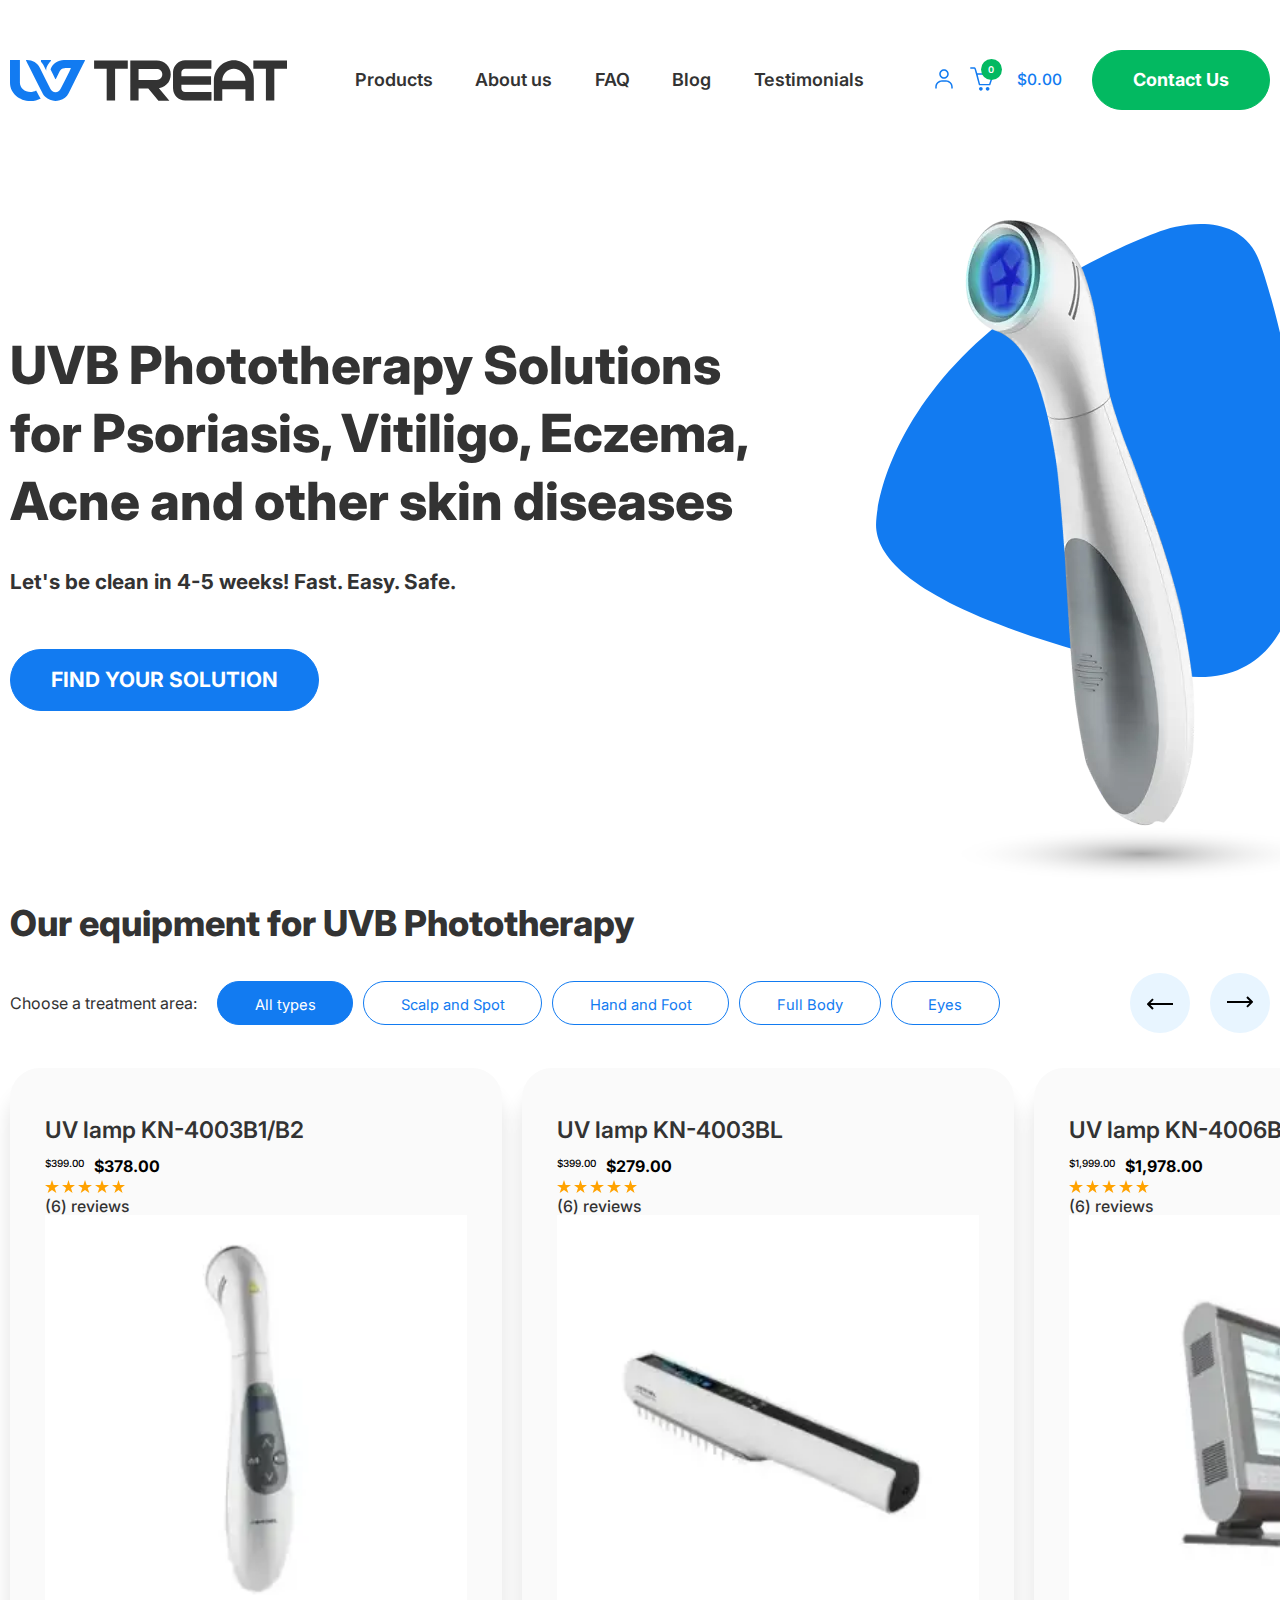
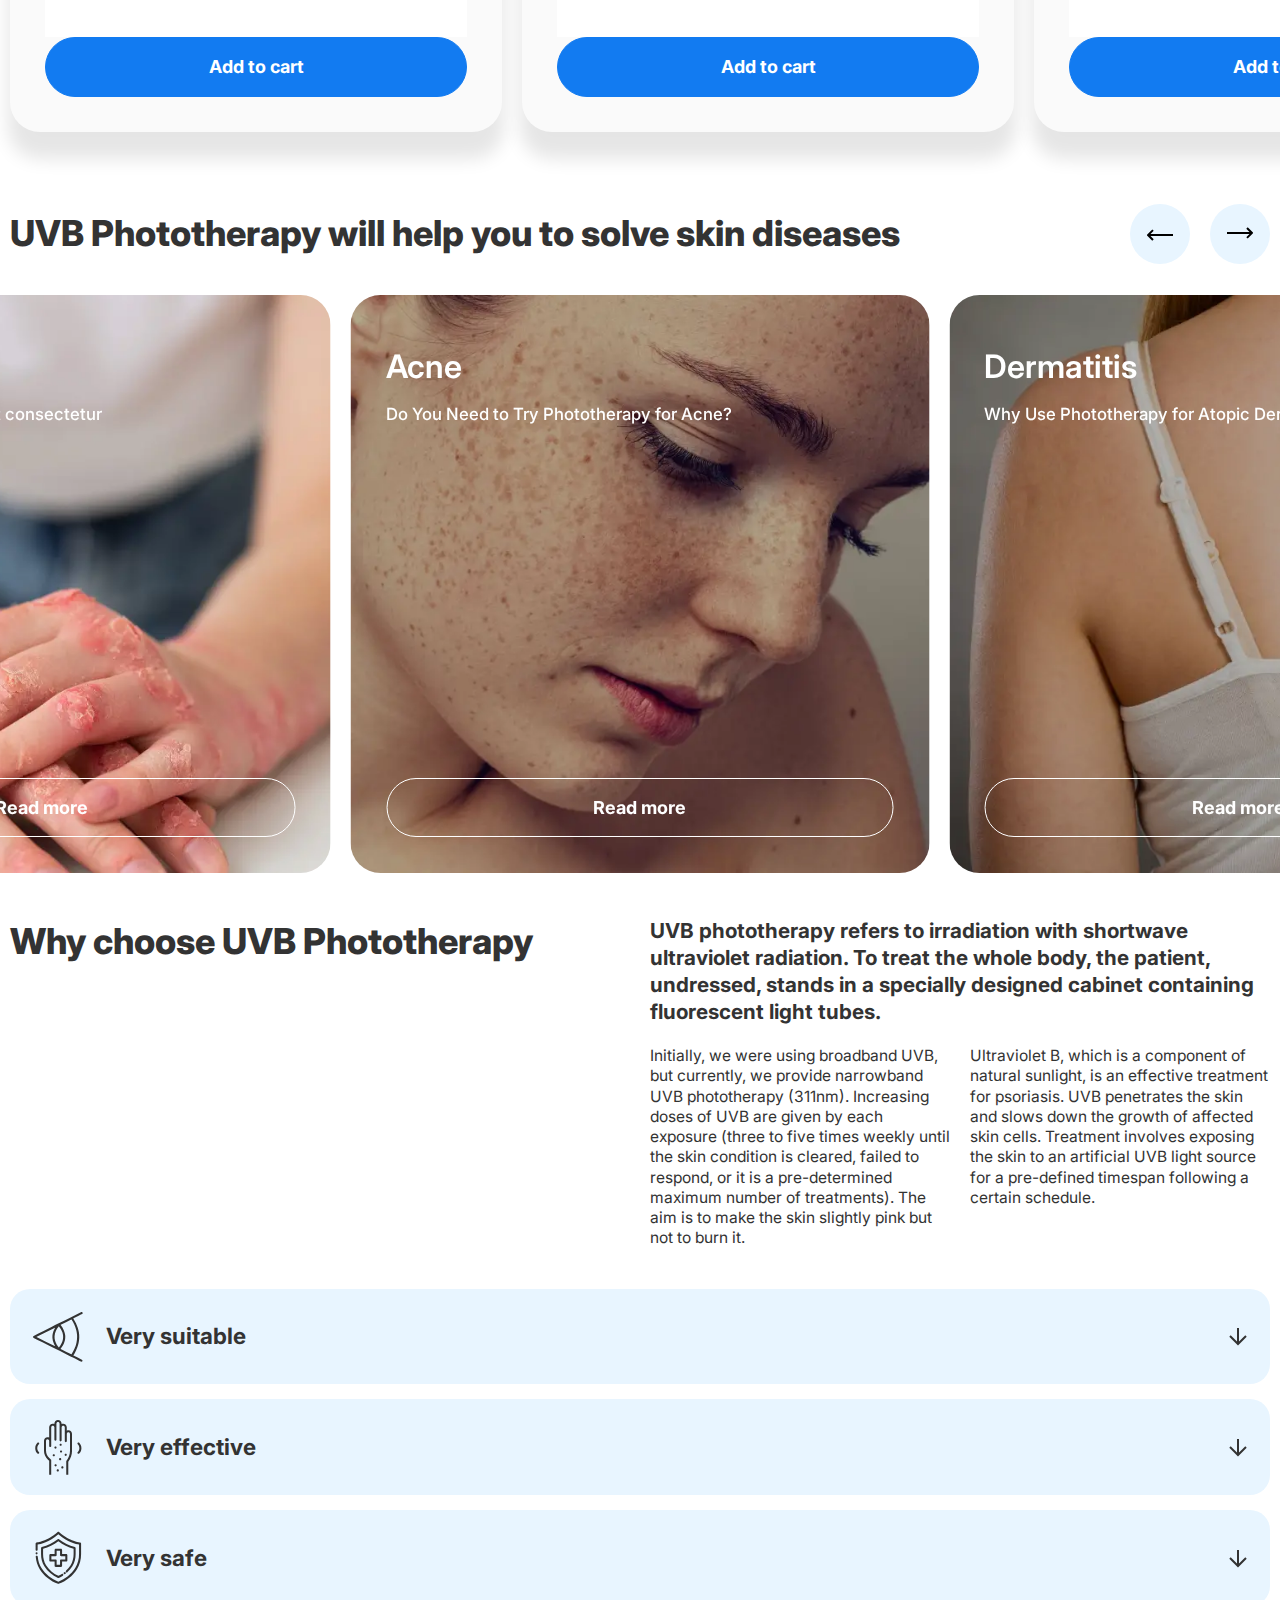
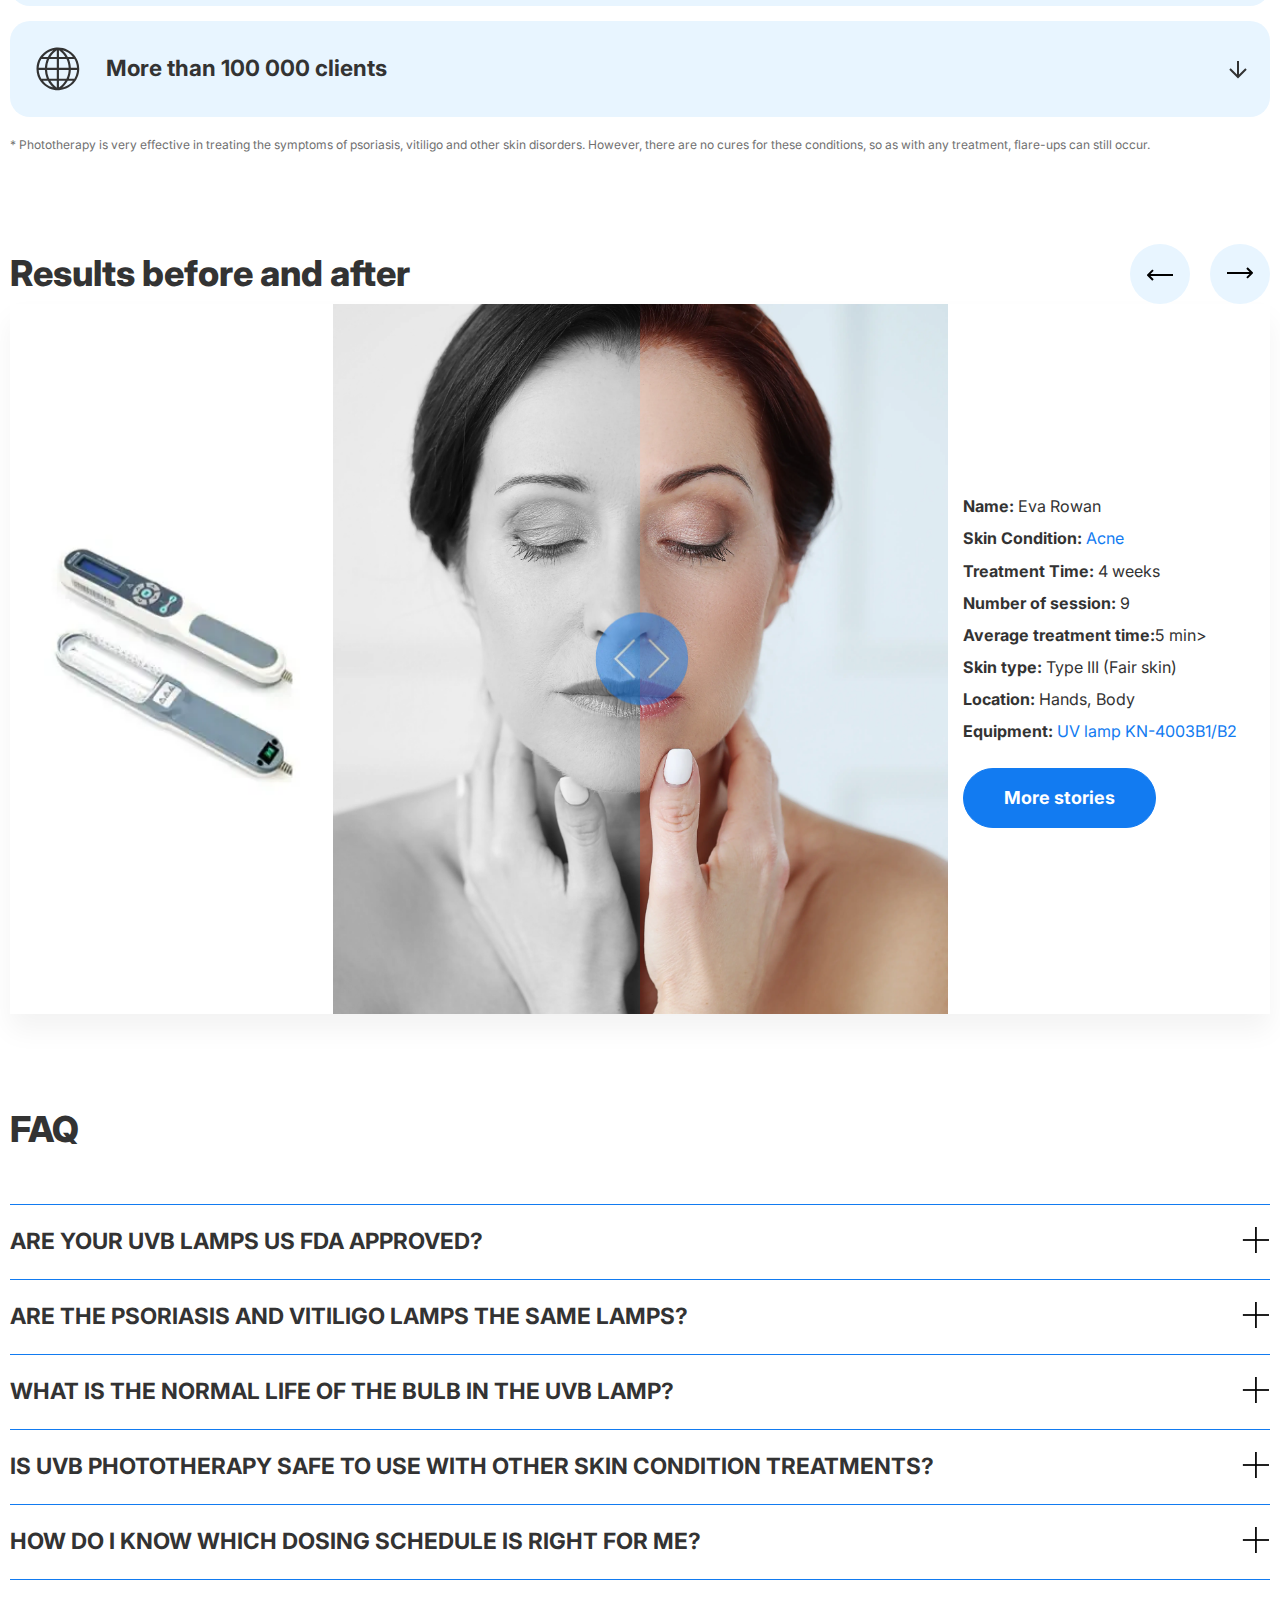
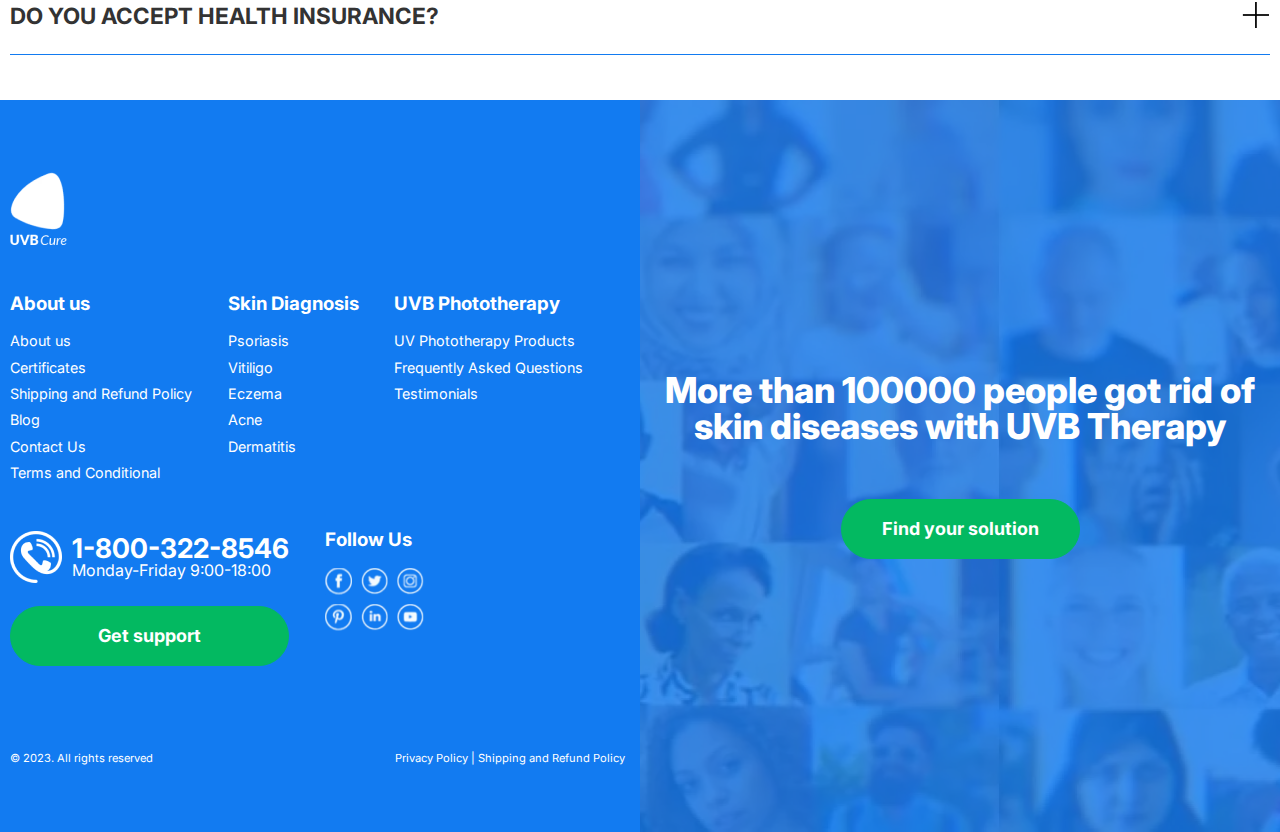
<file: index.html>
<!DOCTYPE html>
<html lang="en">

<head>
	<title>Treat</title>
	<meta charset="UTF-8">
	<meta name="format-detection" content="telephone=no">
	<!-- <style>body{opacity: 0;}</style> -->
	<link rel="preconnect" href="https://fonts.googleapis.com">
	<link rel="preconnect" href="https://fonts.gstatic.com" crossorigin>
	<link href="https://fonts.googleapis.com/css2?family=Golos+Text:wght@500;600;700&family=Inter:wght@300;400;500;600;700;800;900&display=swap&_v=20231030143538" rel="stylesheet">
	<link rel="stylesheet" href="css/style.min.css?_v=20231030143538">
	<link rel="apple-touch-icon" sizes="180x180" href="img/favicon/apple-touch-icon.png">
	<link rel="icon" type="image/png" sizes="32x32" href="img/favicon/favicon-32x32.png">
	<link rel="icon" type="image/png" sizes="16x16" href="img/favicon/favicon-16x16.png">
	<link rel="manifest" href="img/favicon/site.webmanifest">
	<!-- <meta name="robots" content="noindex, nofollow"> -->
	<meta name="viewport" content="width=device-width, initial-scale=1.0">
</head>

<body>
	<div class="wrapper">
		<header class="header">
			<div class="header__container">
				<a href="index.html" class="header__logo">
					<picture>
						<source srcset="img/icons/logo-main.svg" media="(min-width: 1280px" alt="logo">
						<img src="img/icons/logo-mobile.png" alt="logo">
					</picture>
				</a>
				<div class="header__menu menu">
					<nav class="menu__body">
						<ul class="menu__list">
							<li class="menu__item"><a href="catalog.html" class="menu__link">Products</a></li>
							<li class="menu__item"><a href="" class="menu__link">About us</a></li>
							<li class="menu__item"><a href="" class="menu__link">FAQ</a></li>
							<li class="menu__item"><a href="" class="menu__link">Blog</a></li>
							<li class="menu__item"><a href="" class="menu__link">Testimonials</a></li>
						</ul>
					</nav>
				</div>
				<div class="header__actions">
					<div class="header__row">
						<a href="#" class="header__accaunt">
							<svg width="24" height="24" viewBox="0 0 24 24" fill="none" xmlns="http://www.w3.org/2000/svg">
								<path fill-rule="evenodd" clip-rule="evenodd" d="M12 3.75C10.2051 3.75 8.75 5.20507 8.75 7C8.75 8.79493 10.2051 10.25 12 10.25C13.7949 10.25 15.25 8.79492 15.25 7C15.25 5.20508 13.7949 3.75 12 3.75ZM7.25 7C7.25 4.37665 9.37665 2.25 12 2.25C14.6233 2.25 16.75 4.37664 16.75 7C16.75 9.62336 14.6233 11.75 12 11.75C9.37665 11.75 7.25 9.62335 7.25 7ZM10 14.75C7.1005 14.75 4.75 17.1005 4.75 20V21C4.75 21.4142 4.41421 21.75 4 21.75C3.58579 21.75 3.25 21.4142 3.25 21V20C3.25 16.2721 6.27208 13.25 10 13.25H14C17.7279 13.25 20.75 16.2721 20.75 20V21C20.75 21.4142 20.4142 21.75 20 21.75C19.5858 21.75 19.25 21.4142 19.25 21V20C19.25 17.1005 16.8995 14.75 14 14.75H10Z" fill="#127BF1" />
							</svg>
						</a>
						<div class="header__cart cart">
							<a href="#" class="cart__btn">
								<svg width="24" height="24" viewBox="0 0 24 24" fill="none" xmlns="http://www.w3.org/2000/svg">
									<g clip-path="url(#clip0_0_45)">
										<path d="M23.8042 6.65627C23.7354 6.55857 23.6442 6.47883 23.5381 6.42376C23.4321 6.36868 23.3144 6.3399 23.1949 6.33982H7.27762L6.07274 2.18482C5.60024 0.548695 4.47747 0.37207 4.01697 0.37207H0.804344C0.39257 0.37207 0.0595703 0.705445 0.0595703 1.11682C0.0595703 1.5282 0.392945 1.86155 0.80432 1.86155H4.01657C4.1182 1.86155 4.42832 1.86155 4.63984 2.59242L8.78472 17.8253C8.87472 18.1467 9.16759 18.3687 9.5017 18.3687H19.6259C19.9402 18.3687 20.2207 18.1718 20.3268 17.8759L23.8953 7.33652C23.9775 7.10815 23.9433 6.8539 23.8042 6.65627H23.8042ZM19.1018 16.8796H10.067L7.69623 7.8297H22.136L19.1018 16.8796ZM17.6247 19.8781C16.589 19.8781 15.7497 20.7173 15.7497 21.7531C15.7497 22.7888 16.589 23.6281 17.6247 23.6281C18.6605 23.6281 19.4997 22.7888 19.4997 21.7531C19.4997 20.7173 18.6605 19.8781 17.6247 19.8781ZM10.8747 19.8781C9.83898 19.8781 8.99973 20.7173 8.99973 21.7531C8.99973 22.7888 9.83898 23.6281 10.8747 23.6281C11.9105 23.6281 12.7497 22.7888 12.7497 21.7531C12.7497 20.7173 11.9105 19.8781 10.8747 19.8781Z" fill="#127BF1" />
									</g>
									<defs>
										<clipPath id="clip0_0_45">
											<rect width="24" height="24" fill="white" />
										</clipPath>
									</defs>
								</svg>
								<span>0</span>
							</a>
							<span class="cart__total">$0.00</span>
						</div>
						<button type="button" class="menu__icon icon-menu"><span></span></button>
					</div>
					<a data-popup="#popup__send-form" href="#" data-da=".menu__list, 992" class="header__contact btn btn_green">Contact Us</a>
				</div>

			</div>
		</header>
		<main class="page">
			<section data-fullscreen class="page__hero hero">
				<div class="hero__container">
					<div class="hero__content">
						<h1 class="hero__title title title_big">UVB Phototherapy Solutions for Psoriasis, Vitiligo,
							Eczema, Acne and other skin diseases</h1>
						<div class="hero__text">
							<p>Let's be clean in 4-5 weeks! Fast. Easy. Safe.</p>
						</div>
					</div>
					<div class="hero__img"><picture><source srcset="img/hero/brush_1.webp" type="image/webp"><img src="img/hero/brush_1.png" alt=""></picture></div>
					<a href="#" class="hero__btn btn btn_big">Find your solution</a>
				</div>
			</section>
			<section class="page__equipment equipment">
				<div class="equipment__container">
					<div class="equipment__headline headline-slider">
						<h2 class="headline-slider__title title">Our equipment for UVB Phototherapy</h2>
						<div class="headline-slider__row">
							<div class="headline-slider__filter">
								<div class="headline-slider__label">Choose a treatment area:</div>
								<div class="headline-slider__filter-wrap">
									<button class="headline-slider__btn _active">All types</button>
									<button class="headline-slider__btn">Scalp and Spot</button>
									<button class="headline-slider__btn">Hand and Foot</button>
									<button class="headline-slider__btn">Full Body</button>
									<button class="headline-slider__btn">Eyes</button>
								</div>
							</div>
							<div class="headline-slider__arrows slider-arrows">
								<button type="button" class="slider-arrow slider-arrow_prew">
									<svg width="26" height="26" viewBox="0 0 26 26" fill="none" xmlns="http://www.w3.org/2000/svg">
										<line x1="-4.37114e-08" y1="12" x2="25" y2="12" stroke="black" />
										<path d="M20 7L24.9497 11.9497L20 16.8995" stroke="black" />
									</svg>
								</button>
								<button type="button" class="slider-arrow slider-arrow_next">
									<svg width="26" height="26" viewBox="0 0 26 26" fill="none" xmlns="http://www.w3.org/2000/svg">
										<line x1="-4.37114e-08" y1="12" x2="25" y2="12" stroke="black" />
										<path d="M20 7L24.9497 11.9497L20 16.8995" stroke="black" />
									</svg>
								</button>
							</div>
						</div>
					</div>
					<div class="equipment__slider slider-equipment">
						<div class="slider-equipment__body swiper">
							<div class="slider-equipment__wrapper swiper-wrapper">

								<article class="product-card-2 slider-equipment__slide swiper-slide">
									<div class="product-card__body">
										<h3 class="product-card__title">UV lamp KN-4003B1/B2</h3>
										<div class="product-card__prices">
											<span class="product-card__prew-price">$399.00</span>
											<span class="product-card__next-price">$378.00</span>
										</div>
										<div class="product-card__rating">
											<div class="product-card__rating-item"></div>
											<div class="product-card__rating-item"></div>
											<div class="product-card__rating-item"></div>
											<div class="product-card__rating-item"></div>
											<div class="product-card__rating-item"></div>
										</div>
										<div class="product-card__rewievs">(6) reviews</div>
									</div>
									<div class="product-card__img-ibg"><picture><source srcset="img/product/03.webp" type="image/webp"><img src="img/product/03.png" alt=""></picture></div>
									<div class="product-card__actions">
										<a href="#" class="product-card__btn btn">Add to cart</a>
									</div>
								</article>

								<article class="product-card-2 slider-equipment__slide swiper-slide">
									<div class="product-card__body">
										<h3 class="product-card__title">UV lamp KN-4003BL</h3>
										<div class="product-card__prices">
											<span class="product-card__prew-price">$399.00</span>
											<span class="product-card__next-price">$279.00</span>
										</div>
										<div class="product-card__rating">
											<div class="product-card__rating-item"></div>
											<div class="product-card__rating-item"></div>
											<div class="product-card__rating-item"></div>
											<div class="product-card__rating-item"></div>
											<div class="product-card__rating-item"></div>
										</div>
										<div class="product-card__rewievs">(6) reviews</div>
									</div>
									<div class="product-card__img-ibg"><picture><source srcset="img/product/02.webp" type="image/webp"><img src="img/product/02.png" alt=""></picture></div>
									<div class="product-card__actions">
										<a href="#" class="product-card__btn btn">Add to cart</a>
									</div>
								</article>

								<article class="product-card-2 slider-equipment__slide swiper-slide">
									<div class="product-card__body">
										<h3 class="product-card__title">UV lamp KN-4006Bl2</h3>
										<div class="product-card__prices">
											<span class="product-card__prew-price">$1,999.00</span>
											<span class="product-card__next-price">$1,978.00</span>
										</div>
										<div class="product-card__rating">
											<div class="product-card__rating-item"></div>
											<div class="product-card__rating-item"></div>
											<div class="product-card__rating-item"></div>
											<div class="product-card__rating-item"></div>
											<div class="product-card__rating-item"></div>
										</div>
										<div class="product-card__rewievs">(6) reviews</div>
									</div>
									<div class="product-card__img-ibg"><picture><source srcset="img/product/06.webp" type="image/webp"><img src="img/product/06.png" alt=""></picture></div>
									<div class="product-card__actions">
										<a href="#" class="product-card__btn btn">Add to cart</a>
									</div>
								</article>

								<article class="product-card-2 slider-equipment__slide swiper-slide">
									<div class="product-card__body">
										<h3 class="product-card__title">KN-9000B Wood’s lamp</h3>
										<div class="product-card__prices">
											<span class="product-card__prew-price">$350.00</span>
											<span class="product-card__next-price">$329.00</span>
										</div>
										<div class="product-card__rating">
											<div class="product-card__rating-item"></div>
											<div class="product-card__rating-item"></div>
											<div class="product-card__rating-item"></div>
											<div class="product-card__rating-item"></div>
											<div class="product-card__rating-item"></div>
										</div>
										<div class="product-card__rewievs">(11) reviews</div>
									</div>
									<div class="product-card__img-ibg"><picture><source srcset="img/product/08.webp" type="image/webp"><img src="img/product/08.png" alt=""></picture></div>
									<div class="product-card__actions">
										<a href="#" class="product-card__btn btn">Add to cart</a>
									</div>
								</article>

							</div>
						</div>
						<div class="slider-equipment__dotts dotts"></div>
					</div>
				</div>
			</section>
			<section class="page__diseases diseases">
				<div class="diseases__container">
					<div class="diseases__headline">
						<div class="diseases__title title">UVB Phototherapy will help you to solve skin diseases</div>
						<div class="diseases__arrows slider-arrows">
							<button type="button" class="slider-arrow slider-arrow_prew">
								<svg width="26" height="26" viewBox="0 0 26 26" fill="none" xmlns="http://www.w3.org/2000/svg">
									<line x1="-4.37114e-08" y1="12" x2="25" y2="12" stroke="black" />
									<path d="M20 7L24.9497 11.9497L20 16.8995" stroke="black" />
								</svg>
							</button>
							<button type="button" class="slider-arrow slider-arrow_next">
								<svg width="26" height="26" viewBox="0 0 26 26" fill="none" xmlns="http://www.w3.org/2000/svg">
									<line x1="-4.37114e-08" y1="12" x2="25" y2="12" stroke="black" />
									<path d="M20 7L24.9497 11.9497L20 16.8995" stroke="black" />
								</svg>
							</button>
						</div>
					</div>
					<div class="diseases__slider slider-diseases">
						<div class="slider-diseases__body swiper">
							<div class="slider-diseases__wrapper swiper-wrapper">
								<div class="slider-diseases__slide swiper-slide">
									<div class="slider-diseases__img-ibg"><picture><source srcset="img/diseases/01.webp" type="image/webp"><img src="img/diseases/01.jpg" alt=""></picture></div>
									<div class="slider-diseases__content">
										<div class="slider-diseases__top">
											<h4 class="slider-diseases__title">Acne</h4>
											<div class="slider-diseases__text">
												<p>Do You Need to Try Phototherapy for Acne?</p>
											</div>
										</div>
										<a href="#" class="slider-diseases__btn btn btn_white">Read more</a>
									</div>
								</div>
								<div class="slider-diseases__slide swiper-slide">
									<div class="slider-diseases__img-ibg"><picture><source srcset="img/diseases/02.webp" type="image/webp"><img src="img/diseases/02.jpg" alt=""></picture></div>
									<div class="slider-diseases__content">
										<div class="slider-diseases__top">
											<h4 class="slider-diseases__title">Dermatitis</h4>
											<div class="slider-diseases__text">
												<p>Why Use Phototherapy for Atopic Dermatitis?</p>
											</div>
										</div>
										<a href="#" class="slider-diseases__btn btn btn_white">Read more</a>
									</div>
								</div>
								<div class="slider-diseases__slide swiper-slide">
									<div class="slider-diseases__img-ibg"><picture><source srcset="img/diseases/03.webp" type="image/webp"><img src="img/diseases/03.jpg" alt=""></picture></div>
									<div class="slider-diseases__content">
										<div class="slider-diseases__top">
											<h4 class="slider-diseases__title">Psoriasis</h4>
											<div class="slider-diseases__text">
												<p>All You Need to Know about Home Phototherapy</p>
											</div>
										</div>
										<a href="#" class="slider-diseases__btn btn btn_white">Read more</a>
									</div>
								</div>
								<div class="slider-diseases__slide swiper-slide">
									<div class="slider-diseases__img-ibg"><picture><source srcset="img/diseases/04.webp" type="image/webp"><img src="img/diseases/04.jpg" alt=""></picture></div>
									<div class="slider-diseases__content">
										<div class="slider-diseases__top">
											<h4 class="slider-diseases__title">Vitiligo</h4>
											<div class="slider-diseases__text">
												<p>Lorem ipsum dolor sit amet consectetur adipisicing elit.</p>
											</div>
										</div>
										<a href="#" class="slider-diseases__btn btn btn_white">Read more</a>
									</div>
								</div>
								<div class="slider-diseases__slide swiper-slide">
									<div class="slider-diseases__img-ibg"><picture><source srcset="img/diseases/05.webp" type="image/webp"><img src="img/diseases/05.jpg" alt=""></picture></div>
									<div class="slider-diseases__content">
										<div class="slider-diseases__top">
											<h4 class="slider-diseases__title">Lorem Ipsum</h4>
											<div class="slider-diseases__text">
												<p>Lorem ipsum dolor sit amet consectetur</p>
											</div>
										</div>
										<a href="#" class="slider-diseases__btn btn btn_white">Read more</a>
									</div>
								</div>
							</div>
						</div>
						<div class="slider-diseases__dotts"></div>
					</div>
				</div>
			</section>
			<section class="page__why why">
				<div class="why__container">
					<div class="why__headblock headblock-why">
						<h2 class="headblock-why__title title">Why choose UVB Phototherapy</h2>
						<div data-showmore="size" data-showmore-media="992,max" class="headblock-why__wrap">
							<div data-showmore-content="270" class="headblock-why__text">
								<p>UVB phototherapy refers to irradiation with shortwave ultraviolet radiation. To treat
									the whole body, the patient,
									undressed, stands in a specially designed cabinet containing fluorescent light
									tubes.</p>
								<p>Initially, we were using broadband UVB, but
									currently, we provide narrowband UVB phototherapy (311nm). Increasing doses of UVB
									are given by each exposure (three to five times
									weekly until the skin condition is cleared, failed to respond, or it is a
									pre-determined maximum
									number of treatments). The aim is to make the
									skin slightly pink but not to burn it.</p>
								<p>Ultraviolet B, which is a component of natural
									sunlight, is an effective treatment for psoriasis.
									UVB penetrates the skin and slows down the
									growth of affected skin cells. Treatment involves
									exposing the skin to an artificial UVB light source
									for a pre-defined timespan following a certain
									schedule.</p>
							</div>
							<button hidden data-showmore-button type="button" class="block__more">
								<span>Read more</span>
								<span>Close</span>
							</button>
						</div>
					</div>
					<div data-spollers data-spollers-speed="300" class="why__spollers spollers-why">
						<details class="spollers-why__item">
							<summary class="spollers-why__title">
								<svg width="60" height="60" viewBox="0 0 60 60" fill="none" xmlns="http://www.w3.org/2000/svg">
									<path d="M56.7569 4.55679C56.7201 4.66443 56.6883 4.77427 56.6449 4.87934C56.5351 5.14367 56.3468 5.34284 56.0896 5.45816C54.8385 6.01978 53.6333 6.67366 52.4066 7.28396C50.5396 8.21352 48.6806 9.15956 46.815 10.0924C46.664 10.1678 46.6439 10.218 46.7406 10.3652C48.8014 13.5071 50.3988 16.871 51.5193 20.4614C51.9976 21.994 52.369 23.5525 52.6277 25.1371C52.9284 26.9801 53.074 28.8359 53.0273 30.7042C52.9776 32.6742 52.7376 34.6212 52.3223 36.5477C51.5083 40.3256 50.1083 43.8772 48.238 47.2488C47.7717 48.0894 47.2792 48.9135 46.7432 49.7105C46.6366 49.869 46.6709 49.9159 46.8253 49.9935C49.8281 51.5004 52.8284 53.0121 55.828 54.5252C56.5957 54.9126 56.7467 55.8722 56.1363 56.447C55.778 56.7845 55.2719 56.8537 54.8009 56.6187C53.8285 56.1332 52.8587 55.6433 51.8878 55.155C49.619 54.0134 47.3503 52.8715 45.0823 51.7285C45.0038 51.689 44.9283 51.671 44.8393 51.6762C44.4175 51.6996 44.0837 51.529 43.8388 51.1885C43.7826 51.1101 43.717 51.0589 43.6341 51.0172C39.8735 49.1273 36.1146 47.2341 32.3528 45.3468C26.0472 42.1829 19.7398 39.0219 13.4327 35.8605C10.285 34.2829 7.13654 32.7068 3.98811 31.1299C3.23174 30.751 3.01501 29.9313 3.50649 29.3085C3.63017 29.1518 3.79254 29.0486 3.96804 28.9607C7.33576 27.2748 10.7038 25.5888 14.0712 23.9018C17.2627 22.303 20.4534 20.7027 23.6446 19.1039C25.8801 17.9836 28.1175 16.8669 30.3515 15.7441C34.9733 13.4211 39.5867 11.0809 44.2165 8.77404C47.744 7.01634 51.2566 5.22898 54.7826 3.46798C55.0782 3.32043 55.3894 3.20804 55.7258 3.25344C56.2476 3.3241 56.6099 3.67776 56.7256 4.2024C56.7303 4.224 56.7463 4.2434 56.7573 4.26354V4.55606L56.7569 4.55679ZM27.082 19.995C27.0207 20.0203 26.9579 20.0415 26.8988 20.0712C20.3447 23.3588 13.791 26.6473 7.23725 29.9357C7.1785 29.965 7.12049 29.9961 7.03146 30.0426C13.7264 33.4013 20.394 36.7465 27.0615 40.0916C27.0539 39.9939 27.0225 39.9353 26.9889 39.8782C26.4872 39.0233 26.0414 38.1406 25.6535 37.2279C24.7862 35.1861 24.2356 33.0696 24.1196 30.8447C24.0503 29.5169 24.1543 28.204 24.4024 26.9017C24.8286 24.6655 25.6586 22.5798 26.7594 20.5962C26.8696 20.3974 27.0229 20.2202 27.0791 19.9924C27.0831 19.9888 27.0874 19.9848 27.0915 19.9811C27.0882 19.9859 27.0849 19.9906 27.0816 19.9954L27.082 19.995ZM50.7118 29.8731C50.7173 29.079 50.6607 28.1377 50.5673 27.1972C50.4436 25.9491 50.2335 24.716 49.9558 23.4943C49.4512 21.2735 48.7204 19.1281 47.7984 17.0478C46.915 15.054 45.8806 13.1436 44.6587 11.3368C44.5915 11.2376 44.5481 11.2131 44.4332 11.2713C40.6546 13.1773 36.8743 15.0789 33.0939 16.9812C32.9552 17.051 32.9356 17.1485 33.0351 17.2737C34.4322 19.0424 35.598 20.9509 36.4802 23.0293C37.2085 24.7446 37.7043 26.5243 37.8999 28.3804C38.0221 29.5407 38.0119 30.7012 37.8773 31.8625C37.7404 33.0447 37.4858 34.1987 37.1194 35.3289C36.2222 38.0989 34.7949 40.5778 32.9975 42.851C32.9045 42.9685 32.9082 43.0114 33.0468 43.0809C36.8349 44.9822 40.6211 46.8867 44.4051 48.7963C44.5412 48.8648 44.5963 48.8377 44.6747 48.7216C45.9138 46.8889 46.9606 44.9496 47.8487 42.9246C48.7923 40.7733 49.5326 38.5532 50.0288 36.2533C50.4717 34.2002 50.7188 32.1265 50.7111 29.8734L50.7118 29.8731ZM31.0382 41.4689C31.0762 41.4287 31.1024 41.4034 31.1254 41.3756C32.3831 39.8793 33.4482 38.2589 34.2439 36.4675C35.3239 34.0358 35.838 31.5019 35.6173 28.8326C35.5126 27.5658 35.251 26.3328 34.8409 25.133C34.0345 22.7738 32.7757 20.6738 31.1809 18.7689C31.0696 18.636 31.0189 18.6305 30.9061 18.7656C29.7075 20.2 28.6932 21.7516 27.9124 23.4544C27.0579 25.3183 26.5332 27.2686 26.4318 29.3214C26.3438 31.1003 26.5806 32.8415 27.1133 34.5414C27.9241 37.1291 29.2858 39.4019 31.0382 41.4686V41.4689Z" />
								</svg>
								Very suitable
								<span class="spollers-why__arrow">
									<svg xmlns="http://www.w3.org/2000/svg" width="24" height="24" viewBox="0 0 24 24">
										<polygon points="3.293 11.293 4.707 12.707 11 6.414 11 20 13 20 13 6.414 19.293 12.707 20.707 11.293 12 2.586 3.293 11.293" />
									</svg>
								</span>
							</summary>
							<div class="spollers-why__body">Phototherapy is suitable for patients of any age suffering
								from psoriasis, vitiligo, eczema, and other skin disorders
								which are successfully treated with a specific light exposure. It is generally
								considered safe for use by women who are
								pregnant or nursing, children, elderly people, and immunocompromised patients.</div>
						</details>

						<details class="spollers-why__item">
							<summary class="spollers-why__title">
								<svg width="60" height="60" viewBox="0 0 60 60" fill="none" xmlns="http://www.w3.org/2000/svg">
									<g clip-path="url(#clip0_0_104)">
										<path d="M41.3086 12.1525C40.7001 12.1525 40.1273 12.2956 39.6118 12.5391V8.90924C39.6118 6.76141 37.8649 5.01451 35.7171 5.01451C35.1086 5.01451 34.5358 5.1577 34.0203 5.40112V5.0002C34.0203 2.85237 32.2734 1.10547 30.1256 1.10547C27.9778 1.10547 26.2309 2.85237 26.2309 5.0002V5.40112C25.7154 5.15054 25.1426 5.01451 24.5341 5.01451C22.3863 5.01451 20.6394 6.76141 20.6394 8.90924V20.0493C20.1024 19.7772 19.4939 19.6269 18.8567 19.6269C16.7518 19.6269 15.0479 21.338 15.0479 23.4357V34.3037C15.0479 37.9335 16.6158 41.3701 19.3578 43.747L20.6394 44.8567V60.5645C20.6394 61.173 21.1334 61.667 21.7419 61.667C22.3505 61.667 22.8445 61.173 22.8445 60.5645V44.3556C22.8445 44.0334 22.7084 43.7327 22.465 43.5251L20.804 42.086C18.5488 40.1243 17.253 37.2892 17.253 34.3037V23.4357C17.253 22.5479 17.9761 21.8248 18.8638 21.8248C19.8447 21.8248 20.6465 22.6267 20.6465 23.6075V29.1489C20.6465 29.7575 21.1405 30.2515 21.7491 30.2515C22.3576 30.2515 22.8516 29.7575 22.8516 29.1489V8.90924C22.8516 7.97136 23.6105 7.21246 24.5484 7.21246C25.4863 7.21246 26.2452 7.97136 26.2452 8.90924V22.326C26.2452 22.4406 26.2595 22.5479 26.2953 22.6553C26.4313 23.1064 26.8537 23.4286 27.3477 23.4286C27.8417 23.4286 28.257 23.1064 28.4002 22.6553C28.4288 22.5551 28.4503 22.4406 28.4503 22.326V5.0002C28.4503 4.06231 29.2092 3.30341 30.1471 3.30341C31.085 3.30341 31.8439 4.06231 31.8439 5.0002V22.9918C31.8439 23.6004 32.3379 24.0944 32.9464 24.0944C33.555 24.0944 34.049 23.6004 34.049 22.9918V8.90924C34.049 7.97136 34.8079 7.21246 35.7457 7.21246C36.6836 7.21246 37.4425 7.97136 37.4425 8.90924V23.808C37.4425 24.4166 37.9365 24.9106 38.5451 24.9106C39.1536 24.9106 39.6476 24.4166 39.6476 23.808V16.0472C39.6476 15.1093 40.4065 14.3504 41.3444 14.3504C42.2823 14.3504 43.0412 15.1093 43.0412 16.0472V34.2608C43.0412 38.134 41.7024 41.9213 39.261 44.9283C39.1035 45.1216 39.0176 45.3722 39.0176 45.6228V60.5788C39.0176 61.1874 39.5116 61.6814 40.1202 61.6814C40.7287 61.6814 41.2227 61.1874 41.2227 60.5788V46.0022C43.8216 42.6588 45.2463 38.4991 45.2463 34.2608V16.0472C45.2463 13.8994 43.4994 12.1525 41.3516 12.1525H41.3086Z" />
										<path d="M27.4193 31.9489C28.0636 31.9489 28.5934 31.4262 28.5934 30.7747C28.5934 30.1232 28.0708 29.6006 27.4193 29.6006C26.7678 29.6006 26.2451 30.1232 26.2451 30.7747C26.2451 31.4262 26.7678 31.9489 27.4193 31.9489Z" />
										<path d="M34.8441 50.9557C34.1997 50.9557 33.6699 51.4784 33.6699 52.1299C33.6699 52.7814 34.1926 53.304 34.8441 53.304C35.4956 53.304 36.0182 52.7814 36.0182 52.1299C36.0182 51.4784 35.4956 50.9557 34.8441 50.9557Z" />
										<path d="M29.89 54.2062C29.2456 54.2062 28.7158 54.7288 28.7158 55.3804C28.7158 56.0319 29.2385 56.5545 29.89 56.5545C30.5415 56.5545 31.0641 56.0319 31.0641 55.3804C31.0641 54.7288 30.5415 54.2062 29.89 54.2062Z" />
										<path d="M27.5628 48.7444C26.9185 48.7444 26.3887 49.2671 26.3887 49.9186C26.3887 50.5701 26.9113 51.0927 27.5628 51.0927C28.2143 51.0927 28.737 50.5701 28.737 49.9186C28.737 49.2671 28.2143 48.7444 27.5628 48.7444Z" />
										<path d="M39.612 38.5567C39.612 37.9123 39.0893 37.3825 38.4378 37.3825C37.7863 37.3825 37.2637 37.9051 37.2637 38.5567C37.2637 39.2082 37.7863 39.7308 38.4378 39.7308C39.0893 39.7308 39.612 39.2082 39.612 38.5567Z" />
										<path d="M32.4603 42.0502C31.8159 42.0502 31.2861 42.5728 31.2861 43.2243C31.2861 43.8758 31.8088 44.3985 32.4603 44.3985C33.1118 44.3985 33.6344 43.8758 33.6344 43.2243C33.6344 42.5728 33.1118 42.0502 32.4603 42.0502Z" />
										<path d="M26.7682 39.0496C26.7682 38.4052 26.2456 37.8754 25.5941 37.8754C24.9426 37.8754 24.4199 38.3981 24.4199 39.0496C24.4199 39.7011 24.9426 40.2237 25.5941 40.2237C26.2456 40.2237 26.7682 39.7011 26.7682 39.0496Z" />
										<path d="M32.9749 26.521C32.3306 26.521 31.8008 27.0436 31.8008 27.6951C31.8008 28.3466 32.3234 28.8693 32.9749 28.8693C33.6264 28.8693 34.1491 28.3466 34.1491 27.6951C34.1491 27.0436 33.6264 26.521 32.9749 26.521Z" />
										<path d="M32.2305 34.9985C32.2305 35.6428 32.7531 36.1726 33.4046 36.1726C34.0561 36.1726 34.5788 35.65 34.5788 34.9985C34.5788 34.3469 34.0561 33.8243 33.4046 33.8243C32.7531 33.8243 32.2305 34.3469 32.2305 34.9985Z" />
										<path d="M9.57115 25.648C9.14158 25.2184 8.44712 25.2184 8.01755 25.648C6.48544 27.1801 5.64062 29.2205 5.64062 31.3898C5.64062 33.5591 6.48544 35.5996 8.01755 37.1317C8.23234 37.3465 8.51155 37.4539 8.79793 37.4539C9.08431 37.4539 9.36353 37.3465 9.57831 37.1317C10.0079 36.7021 10.0079 36.0077 9.57831 35.5781C8.46144 34.4612 7.84573 32.9721 7.84573 31.3898C7.84573 29.8076 8.46144 28.3184 9.57831 27.2016C10.0079 26.772 10.0079 26.0775 9.57831 25.648H9.57115Z" />
										<path d="M51.411 25.6479C50.9815 26.0774 50.9815 26.7719 51.411 27.2015C52.5279 28.3183 53.1436 29.8075 53.1436 31.3897C53.1436 32.9719 52.5279 34.4611 51.411 35.578C50.9815 36.0075 50.9815 36.702 51.411 37.1316C51.6258 37.3464 51.905 37.4537 52.1914 37.4537C52.4778 37.4537 52.757 37.3464 52.9718 37.1316C54.5039 35.5995 55.3487 33.559 55.3487 31.3897C55.3487 29.2204 54.5039 27.18 52.9718 25.6479C52.5422 25.2183 51.8478 25.2183 51.4182 25.6479H51.411Z" />
									</g>
									<defs>
										<clipPath id="clip0_0_104">
											<rect width="60" height="60" fill="white" />
										</clipPath>
									</defs>
								</svg>
								Very effective
								<span class="spollers-why__arrow">
									<svg xmlns="http://www.w3.org/2000/svg" width="24" height="24" viewBox="0 0 24 24">
										<polygon points="3.293 11.293 4.707 12.707 11 6.414 11 20 13 20 13 6.414 19.293 12.707 20.707 11.293 12 2.586 3.293 11.293" />
									</svg>
								</span>
							</summary>
							<div class="spollers-why__body">Lorem ipsum dolor sit amet consectetur, adipisicing elit.
								Nihil placeat totam facere hic repudiandae ex rerum, rem laboriosam quas earum ut
								veritatis officia enim dolore nobis tenetur, sed eaque cum.</div>
						</details>

						<details class="spollers-why__item">
							<summary class="spollers-why__title">
								<svg width="60" height="60" viewBox="0 0 60 60" fill="none" xmlns="http://www.w3.org/2000/svg">
									<path d="M54.9967 14.6491V25.7544C55.0814 31.5466 53.5396 37.2457 50.5478 42.1993C45.9071 49.5069 38.9698 55.0511 30.8349 57.9538C30.6247 58.0154 30.4013 58.0154 30.191 57.9538C22.0573 55.053 15.1201 49.5115 10.4782 42.2066C8.02945 38.1728 6.55359 33.6205 6.1683 28.9126C6.1421 28.6204 6.23261 28.3298 6.41993 28.1046C6.60724 27.8794 6.87601 27.7381 7.16711 27.7118C7.45821 27.6855 7.7478 27.7763 7.97216 27.9643C8.19653 28.1524 8.33729 28.4221 8.36349 28.7143C8.7195 33.07 10.0825 37.2823 12.3441 41.0168C16.6765 47.7403 23.0455 52.8896 30.513 55.7063C37.9763 52.8824 44.3433 47.7347 48.6819 41.0168C51.4359 36.4047 52.8619 31.1164 52.8015 25.7397V15.6333C49.7575 15.2073 40.4865 13.2463 30.513 4.57211C20.5395 13.2463 11.2685 15.2073 8.22446 15.6333V21.3696C8.22446 21.6618 8.10882 21.942 7.90298 22.1486C7.69714 22.3552 7.41797 22.4713 7.12687 22.4713C6.83577 22.4713 6.55659 22.3552 6.35075 22.1486C6.14491 21.942 6.02927 21.6618 6.02927 21.3696V14.6491C6.02917 14.3619 6.14078 14.0861 6.34033 13.8803C6.53988 13.6745 6.8116 13.5551 7.0976 13.5474C7.20736 13.5474 18.2126 12.7248 29.7812 2.28055C29.9825 2.09988 30.243 2 30.513 2C30.783 2 31.0435 2.09988 31.2447 2.28055C42.85 12.7248 53.8552 13.5401 53.9649 13.5474C54.2445 13.5643 54.507 13.6877 54.6988 13.8926C54.8906 14.0974 54.9972 14.368 54.9967 14.6491ZM7.0976 26.3273C8.56106 26.3273 8.56106 23.9402 7.0976 23.9402C5.63413 23.9402 5.63413 26.3273 7.0976 26.3273ZM36.7327 45.5779C36.5183 45.6979 36.3505 45.8869 36.2565 46.1145C36.1625 46.3421 36.1477 46.5948 36.2146 46.8319C36.2815 47.0689 36.4261 47.2764 36.625 47.4207C36.8239 47.565 37.0655 47.6377 37.3108 47.6271C37.5275 47.6263 37.7399 47.5663 37.9252 47.4535C38.1105 47.3407 38.2617 47.1794 38.3625 46.9868C38.4633 46.7942 38.51 46.5777 38.4974 46.3605C38.4849 46.1434 38.4136 45.9337 38.2913 45.7542C38.2028 45.6412 38.093 45.5469 37.968 45.4768C37.843 45.4067 37.7055 45.3622 37.5632 45.3458C37.421 45.3294 37.277 45.3415 37.1395 45.3813C37.0019 45.4211 36.8736 45.488 36.762 45.5779H36.7327ZM40.3913 45.3355C42.3836 43.4862 44.1254 41.3823 45.572 39.0778C47.9606 35.0516 49.1915 30.44 49.1282 25.7544V19.482C49.1285 19.2395 49.049 19.0037 48.9022 18.8111C48.7553 18.6186 48.5493 18.48 48.316 18.417C42.107 16.6774 36.2874 13.7604 31.1715 9.82361C30.9809 9.67884 30.7484 9.6005 30.5093 9.6005C30.2703 9.6005 30.0377 9.67884 29.8471 9.82361C24.729 13.7612 18.9069 16.6782 12.6953 18.417C12.4621 18.48 12.256 18.6186 12.1092 18.8111C11.9623 19.0037 11.8829 19.2395 11.8831 19.482V25.7544C11.8185 30.4424 13.0494 35.0568 15.4393 39.0851C18.9961 44.5941 24.0843 48.9352 30.0739 51.5712C30.2149 51.6322 30.3668 51.6637 30.5203 51.6637C30.6738 51.6637 30.8257 51.6322 30.9666 51.5712C32.506 50.8806 33.9929 50.0778 35.4156 49.1695C35.6523 49.0088 35.8173 48.7617 35.8754 48.4808C35.9335 48.1999 35.8801 47.9074 35.7267 47.6654C35.5733 47.4233 35.3318 47.2509 35.0537 47.1848C34.7756 47.1187 34.4828 47.164 34.2375 47.3112C33.0424 48.0825 31.7982 48.7744 30.513 49.3825C25.1103 46.9012 20.5274 42.9204 17.3052 37.91C15.1347 34.2341 14.0203 30.0269 14.0856 25.7544V20.3193C19.9982 18.5546 25.5577 15.7657 30.513 12.0784C35.4705 15.7664 41.0325 18.5554 46.9476 20.3193V25.7544C47.013 30.0269 45.8986 34.2341 43.728 37.91C42.3831 40.0495 40.7644 42.0028 38.9132 43.7197C38.7844 43.8089 38.6761 43.9247 38.5956 44.0594C38.5151 44.1941 38.4641 44.3445 38.4463 44.5006C38.4284 44.6566 38.444 44.8147 38.492 44.9642C38.54 45.1138 38.6193 45.2513 38.7245 45.3675C38.8298 45.4837 38.9586 45.576 39.1023 45.6382C39.2461 45.7003 39.4014 45.7309 39.5578 45.7279C39.7143 45.7249 39.8683 45.6883 40.0096 45.6206C40.1508 45.5529 40.276 45.4557 40.3767 45.3355H40.3913ZM39.1108 34.0393H34.5375V38.6297C34.5375 38.9219 34.4219 39.2022 34.216 39.4088C34.0102 39.6154 33.731 39.7315 33.4399 39.7315H27.5861C27.295 39.7315 27.0158 39.6154 26.8099 39.4088C26.6041 39.2022 26.4885 38.9219 26.4885 38.6297V34.0393H21.9151C21.624 34.0393 21.3449 33.9232 21.139 33.7166C20.9332 33.51 20.8175 33.2297 20.8175 32.9376V27.0618C20.8175 26.7696 20.9332 26.4893 21.139 26.2827C21.3449 26.0761 21.624 25.96 21.9151 25.96H26.4885V21.3696C26.4885 21.0774 26.6041 20.7971 26.8099 20.5905C27.0158 20.3839 27.295 20.2679 27.5861 20.2679H33.4399C33.731 20.2679 34.0102 20.3839 34.216 20.5905C34.4219 20.7971 34.5375 21.0774 34.5375 21.3696V25.96H39.1108C39.4019 25.96 39.6811 26.0761 39.8869 26.2827C40.0928 26.4893 40.2084 26.7696 40.2084 27.0618V32.9376C40.2084 33.2297 40.0928 33.51 39.8869 33.7166C39.6811 33.9232 39.4019 34.0393 39.1108 34.0393ZM38.0132 28.1635H33.4399C33.1488 28.1635 32.8696 28.0474 32.6638 27.8408C32.4579 27.6342 32.3423 27.3539 32.3423 27.0618V22.4713H28.6836V27.0618C28.6836 27.3539 28.568 27.6342 28.3622 27.8408C28.1563 28.0474 27.8772 28.1635 27.5861 28.1635H23.0127V31.8358H27.5861C27.8772 31.8358 28.1563 31.9519 28.3622 32.1585C28.568 32.3651 28.6836 32.6454 28.6836 32.9376V37.528H32.3423V32.9376C32.3423 32.6454 32.4579 32.3651 32.6638 32.1585C32.8696 31.9519 33.1488 31.8358 33.4399 31.8358H38.0132V28.1635Z" />
								</svg>
								Very safe
								<span class="spollers-why__arrow">
									<svg xmlns="http://www.w3.org/2000/svg" width="24" height="24" viewBox="0 0 24 24">
										<polygon points="3.293 11.293 4.707 12.707 11 6.414 11 20 13 20 13 6.414 19.293 12.707 20.707 11.293 12 2.586 3.293 11.293" />
									</svg>
								</span>
							</summary>
							<div class="spollers-why__body">Lorem ipsum dolor sit amet, consectetur adipisicing elit.
								Temporibus maxime reprehenderit placeat dolores.</div>
						</details>

						<details class="spollers-why__item">
							<summary class="spollers-why__title">
								<svg width="60" height="60" viewBox="0 0 60 60" fill="none" xmlns="http://www.w3.org/2000/svg">
									<path fill-rule="evenodd" clip-rule="evenodd" d="M30.0015 7.00001H30.0394C33.6843 7.00972 37.3189 7.88372 40.5631 9.56681C42.9787 10.8195 45.1817 12.5205 46.9998 14.5123C48.9355 16.6319 50.4673 19.0949 51.507 21.8319C52.4817 24.3998 52.9811 27.1628 52.9954 29.9152C53.0015 29.9826 53.0015 30.0501 52.9954 30.1176C52.9903 31.6872 52.8272 33.2517 52.5052 34.7728C51.8229 37.9943 50.4218 41.0911 48.4494 43.7315C45.9837 47.0323 42.6107 49.6665 38.8227 51.2448C36.4296 52.242 33.881 52.8216 31.2927 52.9642C30.8699 52.9877 30.4467 52.9995 30.0235 53C30.0158 53 30.0087 53 30.001 53C29.9934 53 29.9852 53 29.9775 52.9995C26.8095 52.9959 23.6538 52.3458 20.7285 51.0516C17.1854 49.4841 14.0179 46.9622 11.7178 43.9508C8.71537 40.0193 7.00409 35.1101 7 30.0118C7 30.0077 7 30.0041 7 30C7 29.9964 7 29.9934 7 29.9898C7 29.8574 7.00102 29.7245 7.00358 29.5921C7.07156 25.7154 8.16947 21.8555 9.99831 18.6447C11.7387 15.5877 14.1799 12.9432 17.1143 10.9509C19.9348 9.03576 23.2157 7.77076 26.4665 7.27039C27.634 7.09099 28.8101 6.99899 30.0005 7.00001H30.0015ZM46.1789 42.8458H40.7042C39.1927 45.572 37.1983 48.0351 34.9064 50.0724C35.5376 49.919 36.1607 49.736 36.7741 49.5229C40.3142 48.2932 43.45 46.1174 45.863 43.2332C45.9699 43.1054 46.0752 42.9761 46.1789 42.8458ZM19.2902 42.8458H13.8262C14.4697 43.6564 15.173 44.4184 15.9295 45.1222C17.9122 46.9674 20.2348 48.4123 22.7818 49.3624C23.5296 49.641 24.2906 49.8746 25.0604 50.0632C23.2566 48.47 21.6547 46.6234 20.3063 44.5478C19.947 43.9952 19.6076 43.4254 19.2902 42.8458ZM28.831 42.8458H21.9972C23.6323 45.4821 25.7632 47.7994 28.2749 49.6553C28.4339 49.7728 28.5939 49.8878 28.7554 50.0018L28.831 50.0545V42.8458ZM37.9931 42.8458H31.171V50.0545C31.2906 49.9706 31.4097 49.8863 31.5283 49.8004C31.5283 49.8004 31.7113 49.6681 31.8452 49.5674C34.2787 47.7453 36.3733 45.4545 37.9931 42.8458ZM16.0384 31.1699H9.37422C9.4744 32.9522 9.80204 34.7201 10.3556 36.4124C10.8228 37.8399 11.4494 39.2143 12.2151 40.5059H18.1509C18.0083 40.1737 17.8739 39.842 17.7481 39.5108C16.7356 36.8525 16.1626 34.024 16.0384 31.1699ZM41.6222 31.1699H31.171V40.5059H39.2761C40.0888 38.8116 40.7108 37.0155 41.111 35.1505C41.3927 33.839 41.5624 32.5065 41.6222 31.1699ZM50.6283 31.1699H43.9652C43.8308 34.2315 43.1786 37.2736 42.0127 40.1226C41.96 40.2508 41.9063 40.3786 41.8517 40.5059H47.79C49.0842 38.3163 49.9853 35.8722 50.3988 33.3059C50.5123 32.5985 50.589 31.8855 50.6283 31.1699ZM20.7178 40.5059H28.831V31.1699H18.3911C18.5153 33.8492 19.0699 36.5105 20.0615 39.0042C20.2634 39.5123 20.4827 40.0132 20.7178 40.5059ZM18.154 19.4941H12.2253C11.269 21.1011 10.5258 22.8378 10.0392 24.6538C9.67374 26.0179 9.45242 27.4199 9.37371 28.8301H16.0374C16.137 26.5004 16.5362 24.179 17.2421 21.9444C17.5043 21.1123 17.8095 20.2945 18.154 19.4941ZM39.2781 19.4941H31.171V28.8301H41.615C41.453 25.6039 40.6607 22.4121 39.2781 19.4941ZM47.791 19.4941H41.845C42.3061 20.5639 42.6971 21.6653 43.0124 22.7918C43.5624 24.7591 43.8798 26.7892 43.9667 28.8301H50.6263C50.5103 26.7928 50.0978 24.7744 49.397 22.87C48.9666 21.6996 48.4284 20.5695 47.791 19.4941ZM18.3927 28.8301H28.831V19.4941H20.7183C20.5609 19.8223 20.4116 20.1535 20.2701 20.4877C19.1563 23.1169 18.5281 25.9592 18.3927 28.8301ZM25.0742 9.94247C22.8523 10.4883 20.7163 11.3991 18.7908 12.6463C16.9155 13.8612 15.24 15.394 13.841 17.1543H19.3009C20.7965 14.4469 22.7598 11.9966 25.0742 9.94247ZM31.171 9.94554V17.1543H38.0049C36.2721 14.3595 33.9613 11.9149 31.287 10.0268C31.2482 9.99972 31.2099 9.97263 31.171 9.94554ZM34.914 9.92816C37.2269 11.9793 39.1953 14.4331 40.698 17.1543H46.1784C44.7319 15.3357 42.97 13.7451 40.9485 12.4791C39.0905 11.3158 37.0531 10.4505 34.914 9.92816ZM28.831 17.1543V9.94554C28.8193 9.95372 28.8075 9.9619 28.7953 9.97059C26.0684 11.8811 23.7463 14.3539 22.0028 17.1543H28.831Z" />
								</svg>
								More than 100 000 clients
								<span class="spollers-why__arrow">
									<svg xmlns="http://www.w3.org/2000/svg" width="24" height="24" viewBox="0 0 24 24">
										<polygon points="3.293 11.293 4.707 12.707 11 6.414 11 20 13 20 13 6.414 19.293 12.707 20.707 11.293 12 2.586 3.293 11.293" />
									</svg>
								</span>
							</summary>
							<div class="spollers-why__body">Lorem ipsum dolor sit amet consectetur adipisicing elit.
								Illo harum placeat aliquam ad nulla numquam sint magni. Voluptatibus, id odio ab
								praesentium nemo dolores facilis unde, velit consectetur iste nostrum?Lorem ipsum dolor
								sit amet consectetur adipisicing elit. Quas autem ea minima voluptatibus alias,
								consequatur esse asperiores accusamus blanditiis. Reprehenderit ipsum odit quas iure,
								ullam fugiat quia numquam dolores optio.</div>
						</details>

					</div>
					<div class="why__warning">* Phototherapy is very effective in treating the symptoms of psoriasis,
						vitiligo and other skin disorders. However,
						there are no cures for these conditions, so as with any treatment, flare-ups can still occur.
					</div>
				</div>
			</section>
			<!-- <section class="page__advantages advantages">
				<div class="advantages__container">
					<h2 class="advantages__title title">Why UVB Phototherapy is better than other methods</h2>
					<div data-spollers data-one-spoller class="advantages-spollers spollers-advantages">
						<details class="spollers-advantages__item">
							<summary class="spollers-advantages__title">
								<div class="spollers-advantages__inset">
									<div class="spollers-advantages__icon">
										<svg>
											<use xlink:href="img/icons/icons.svg#stamp" />
										</svg>
									</div>
									Very suitable
								</div>
								<span class="spollers-why__arrow">
									<svg xmlns="http://www.w3.org/2000/svg" width="24" height="24">
										<path d="M7 7h8.586L5.293 17.293l1.414 1.414L17 8.414V17h2V5H7v2z" />
									</svg>
								</span>
							</summary>
							<div class="spollers-advantages__body">UVB phototherapy is considered a first-line treatment
								for many conditions including psoriasis, vitiligo and eczema. it
								is safe enough for pregnant women and children to use, and has none of the serious side
								effects.</div>
						</details>
						<details class="spollers-advantages__item">
							<summary class="spollers-advantages__title">
								<div class="spollers-advantages__inset">
									<div class="spollers-advantages__icon">
										<svg>
											<use xlink:href="img/icons/icons.svg#stamp" />
										</svg>
									</div>
									Very suitable
								</div>
								<span class="spollers-why__arrow">
									<svg xmlns="http://www.w3.org/2000/svg" width="24" height="24">
										<path d="M7 7h8.586L5.293 17.293l1.414 1.414L17 8.414V17h2V5H7v2z" />
									</svg>
								</span>
							</summary>
							<div class="spollers-advantages__body">UVB phototherapy is considered a first-line treatment
								for many conditions
								including psoriasis, vitiligo and eczema. it
								is safe enough for pregnant women and children to use, and has none of the serious side
								effects.</div>
						</details>
						<details class="spollers-advantages__item">
							<summary class="spollers-advantages__title">
								<div class="spollers-advantages__inset">
									<div class="spollers-advantages__icon">
										<svg>
											<use xlink:href="img/icons/icons.svg#stamp" />
										</svg>
									</div>
									Very suitable
								</div>
								<span class="spollers-why__arrow">
									<svg xmlns="http://www.w3.org/2000/svg" width="24" height="24">
										<path d="M7 7h8.586L5.293 17.293l1.414 1.414L17 8.414V17h2V5H7v2z" />
									</svg>
								</span>
							</summary>
							<div class="spollers-advantages__body">UVB phototherapy is considered a first-line treatment
								for many conditions
								including psoriasis, vitiligo and eczema. it
								is safe enough for pregnant women and children to use, and has none of the serious side
								effects.</div>
						</details>
						<details class="spollers-advantages__item">
							<summary class="spollers-advantages__title">
								<div class="spollers-advantages__inset">
									<div class="spollers-advantages__icon">
										<svg>
											<use xlink:href="img/icons/icons.svg#stamp" />
										</svg>
									</div>
									Very suitable
								</div>
								<span class="spollers-why__arrow">
									<svg xmlns="http://www.w3.org/2000/svg" width="24" height="24">
										<path d="M7 7h8.586L5.293 17.293l1.414 1.414L17 8.414V17h2V5H7v2z" />
									</svg>
								</span>
							</summary>
							<div class="spollers-advantages__body">UVB phototherapy is considered a first-line treatment
								for many conditions
								including psoriasis, vitiligo and eczema. it
								is safe enough for pregnant women and children to use, and has none of the serious side
								effects.</div>
						</details>
						<details class="spollers-advantages__item">
							<summary class="spollers-advantages__title">
								<div class="spollers-advantages__inset">
									<div class="spollers-advantages__icon">
										<svg>
											<use xlink:href="img/icons/icons.svg#stamp" />
										</svg>
									</div>
									Very suitable
								</div>
								<span class="spollers-why__arrow">
									<svg xmlns="http://www.w3.org/2000/svg" width="24" height="24">
										<path d="M7 7h8.586L5.293 17.293l1.414 1.414L17 8.414V17h2V5H7v2z" />
									</svg>
								</span>
							</summary>
							<div class="spollers-advantages__body">UVB phototherapy is considered a first-line treatment
								for many conditions
								including psoriasis, vitiligo and eczema. it
								is safe enough for pregnant women and children to use, and has none of the serious side
								effects.</div>
						</details>
					</div>
				</div>
			</section> -->
			<section class="page__results results">
				<div class="results__container">
					<div class="results__headline">
						<div class="results__title title">Results before and after</div>
						<div class="results__arrows slider-arrows">
							<button type="button" class="slider-arrow slider-arrow_prew">
								<svg width="26" height="26" viewBox="0 0 26 26" fill="none" xmlns="http://www.w3.org/2000/svg">
									<line x1="-4.37114e-08" y1="12" x2="25" y2="12" stroke="black" />
									<path d="M20 7L24.9497 11.9497L20 16.8995" stroke="black" />
								</svg>
							</button>
							<button type="button" class="slider-arrow slider-arrow_next">
								<svg width="26" height="26" viewBox="0 0 26 26" fill="none" xmlns="http://www.w3.org/2000/svg">
									<line x1="-4.37114e-08" y1="12" x2="25" y2="12" stroke="black" />
									<path d="M20 7L24.9497 11.9497L20 16.8995" stroke="black" />
								</svg>
							</button>
						</div>
					</div>
					<div class="results__slider slider-result">
						<div class="slider-result__body slider-result-slider swiper">
							<div class="slider-result__wrapper swiper-wrapper">
								<div class="slider-result__slide swiper-slide">
									<div class="slider-result__ba">
										<div data-ba class="before-after">
											<div data-ba-before class="before-after__item">
												<picture><source srcset="img/diseases/08.webp" type="image/webp"><img src="img/diseases/08.jpg" alt=""></picture>
											</div>
											<div data-ba-after class="before-after__item">
												<picture><source srcset="img/diseases/08.webp" type="image/webp"><img src="img/diseases/08.jpg" alt=""></picture>
											</div>
											<div data-ba-arrow class="before-after__arrow"></div>
										</div>
									</div>
									<div class="slider-result__product"><picture><source srcset="img/product/01.webp" type="image/webp"><img src="img/product/01.png" alt=""></picture></div>
									<ul class="slider-result__list list-result">
										<li class="list-result__item"><span class="list-result__name">Name: </span>Eva
											Rowan</li>
										<li class="list-result__item"><span class="list-result__name">Skin Condition:
											</span><a href="#" class="list-result__link">Acne</a></li>
										<li class="list-result__item"><span class="list-result__name">Treatment Time:
											</span>4 weeks</li>
										<li class="list-result__item"><span class="list-result__name">Number of session:
											</span>9</li>
										<li class="list-result__item"><span class="list-result__name">Average treatment
												time:</span>5 min></li>
										<li class="list-result__item"><span class="list-result__name">Skin type:
											</span>Type III (Fair skin)</li>
										<li class="list-result__item"><span class="list-result__name">Location:
											</span>Hands, Body</li>
										<li class="list-result__item"><span class="list-result__name">Equipment:
											</span><a href="#" class="list-result__link">UV lamp KN-4003B1/B2</a></li>
									</ul>
									<a href="#" class="slider-result__btn btn">More stories</a>
								</div>
								<div class="slider-result__slide swiper-slide">
									<div class="slider-result__ba">
										<div data-ba class="before-after">
											<div data-ba-before class="before-after__item">
												<picture><source srcset="img/diseases/06.webp" type="image/webp"><img src="img/diseases/06.jpg" alt=""></picture>
											</div>
											<div data-ba-after class="before-after__item">
												<picture><source srcset="img/diseases/06.webp" type="image/webp"><img src="img/diseases/06.jpg" alt=""></picture>
											</div>
											<div data-ba-arrow class="before-after__arrow"></div>
										</div>
									</div>
									<div class="slider-result__product"><picture><source srcset="img/product/04.webp" type="image/webp"><img src="img/product/04.png" alt=""></picture></div>
									<ul class="slider-result__list list-result">
										<li class="list-result__item"><span class="list-result__name">Name:
											</span>Tara Milvan</li>
										<li class="list-result__item"><span class="list-result__name">Skin
												Condition: </span><a href="#" class="list-result__link">Psoriasis</a>
										</li>
										<li class="list-result__item"><span class="list-result__name">Treatment
												Time: </span>6 weeks</li>
										<li class="list-result__item"><span class="list-result__name">Number of
												session: </span>14</li>
										<li class="list-result__item"><span class="list-result__name">Average
												treatment time:</span>2 min></li>
										<li class="list-result__item"><span class="list-result__name">Skin type:
											</span>Type II (Fair skin)</li>
										<li class="list-result__item"><span class="list-result__name">Location:
											</span>Hands, Body</li>
										<li class="list-result__item"><span class="list-result__name">Equipment:
											</span><a href="#" class="list-result__link">UV lamp KN-4003B</a></li>
									</ul>
									<a href="#" class="slider-result__btn btn">More stories</a>
								</div>
							</div>
						</div>
						<div class="slider-result__dotts"></div>
					</div>
				</div>
			</section>
			<section class="page__feed feed _m-hidden">
				<div class="feed__container">
					<div class="feed__title title">Instagram feed</div>
					<div class="feed__items">
						<div class="feed__item"><picture><source srcset="img/feed/01.webp" type="image/webp"><img src="img/feed/01.jpg" alt=""></picture></div>
						<div class="feed__item"><picture><source srcset="img/feed/02.webp" type="image/webp"><img src="img/feed/02.jpg" alt=""></picture></div>
						<div class="feed__item"><picture><source srcset="img/feed/03.webp" type="image/webp"><img src="img/feed/03.jpg" alt=""></picture></div>
						<div class="feed__item"><picture><source srcset="img/feed/04.webp" type="image/webp"><img src="img/feed/04.jpg" alt=""></picture></div>
						<div class="feed__item"><picture><source srcset="img/feed/05.webp" type="image/webp"><img src="img/feed/05.jpg" alt=""></picture></div>
						<div class="feed__item"><picture><source srcset="img/feed/06.webp" type="image/webp"><img src="img/feed/06.jpg" alt=""></picture></div>
						<div class="feed__item"><picture><source srcset="img/feed/07.webp" type="image/webp"><img src="img/feed/07.jpg" alt=""></picture></div>
					</div>
				</div>
			</section>
			<section class="page__faq faq">
				<div class="faq__container">
					<h2 class="faq__title title">FAQ</h2>
					<div data-spollers data-one-spoller class="faq__spollers spollers-faq">
						<details class="spollers-faq__item">
							<summary class="spollers-faq__title">
								ARE YOUR UVB LAMPS US FDA APPROVED?
								<span class="spollers-faq__plus">
									<svg id="Layer_1" data-name="Layer 1" xmlns="http://www.w3.org/2000/svg" viewBox="0 0 16 16">
										<defs>
											<style>
												.cls-1 {
													fill-rule: evenodd;
												}
											</style>
										</defs>
										<title>Trade_Icons</title>
										<path class="cls-1" d="M.5,8.5v-1h15v1Z" />
										<path class="cls-1" d="M8.5,15.5h-1V.5h1Z" />
									</svg>
								</span>
							</summary>
							<div class="spollers-faq__body">
								<p>Lorem ipsum, dolor sit amet consectetur adipisicing elit. Ex animi quibusdam saepe
									eum cum! Doloribus neque ipsum iure rerum beatae ab est, delectus enim voluptatem
									architecto tenetur mollitia, sed quisquam.</p>
							</div>
						</details>
						<details class="spollers-faq__item">
							<summary class="spollers-faq__title">
								ARE THE PSORIASIS AND VITILIGO LAMPS THE SAME LAMPS?
								<span class="spollers-faq__plus">
									<svg id="Layer_1" data-name="Layer 1" xmlns="http://www.w3.org/2000/svg" viewBox="0 0 16 16">
										<defs>
											<style>
												.cls-1 {
													fill-rule: evenodd;
												}
											</style>
										</defs>
										<title>Trade_Icons</title>
										<path class="cls-1" d="M.5,8.5v-1h15v1Z" />
										<path class="cls-1" d="M8.5,15.5h-1V.5h1Z" />
									</svg>
								</span>
							</summary>
							<div class="spollers-faq__body">
								<p>Lorem ipsum, dolor sit amet consectetur adipisicing elit. Ex animi quibusdam saepe
									eum cum! Doloribus neque ipsum iure rerum beatae ab est, delectus enim voluptatem
									architecto tenetur mollitia, sed quisquam.</p>
							</div>
						</details>
						<details class="spollers-faq__item">
							<summary class="spollers-faq__title">
								WHAT IS THE NORMAL LIFE OF THE BULB IN THE UVB LAMP?
								<span class="spollers-faq__plus">
									<svg id="Layer_1" data-name="Layer 1" xmlns="http://www.w3.org/2000/svg" viewBox="0 0 16 16">
										<defs>
											<style>
												.cls-1 {
													fill-rule: evenodd;
												}
											</style>
										</defs>
										<title>Trade_Icons</title>
										<path class="cls-1" d="M.5,8.5v-1h15v1Z" />
										<path class="cls-1" d="M8.5,15.5h-1V.5h1Z" />
									</svg>
								</span>
							</summary>
							<div class="spollers-faq__body">
								<p>Lorem ipsum, dolor sit amet consectetur adipisicing elit. Ex animi quibusdam saepe
									eum cum! Doloribus neque ipsum iure rerum beatae ab est, delectus enim voluptatem
									architecto tenetur mollitia, sed quisquam.</p>
							</div>
						</details>
						<details class="spollers-faq__item">
							<summary class="spollers-faq__title">
								IS UVB PHOTOTHERAPY SAFE TO USE WITH OTHER SKIN CONDITION TREATMENTS?
								<span class="spollers-faq__plus">
									<svg id="Layer_1" data-name="Layer 1" xmlns="http://www.w3.org/2000/svg" viewBox="0 0 16 16">
										<defs>
											<style>
												.cls-1 {
													fill-rule: evenodd;
												}
											</style>
										</defs>
										<title>Trade_Icons</title>
										<path class="cls-1" d="M.5,8.5v-1h15v1Z" />
										<path class="cls-1" d="M8.5,15.5h-1V.5h1Z" />
									</svg>
								</span>
							</summary>
							<div class="spollers-faq__body">
								<p>Lorem ipsum, dolor sit amet consectetur adipisicing elit. Ex animi quibusdam saepe
									eum cum! Doloribus neque ipsum iure rerum beatae ab est, delectus enim voluptatem
									architecto tenetur mollitia, sed quisquam.</p>
							</div>
						</details>
						<details class="spollers-faq__item">
							<summary class="spollers-faq__title">
								HOW DO I KNOW WHICH DOSING SCHEDULE IS RIGHT FOR ME?
								<span class="spollers-faq__plus">
									<svg id="Layer_1" data-name="Layer 1" xmlns="http://www.w3.org/2000/svg" viewBox="0 0 16 16">
										<defs>
											<style>
												.cls-1 {
													fill-rule: evenodd;
												}
											</style>
										</defs>
										<title>Trade_Icons</title>
										<path class="cls-1" d="M.5,8.5v-1h15v1Z" />
										<path class="cls-1" d="M8.5,15.5h-1V.5h1Z" />
									</svg>
								</span>
							</summary>
							<div class="spollers-faq__body">
								<p>Lorem ipsum, dolor sit amet consectetur adipisicing elit. Ex animi quibusdam saepe
									eum cum! Doloribus neque ipsum iure rerum beatae ab est, delectus enim voluptatem
									architecto tenetur mollitia, sed quisquam.</p>
							</div>
						</details>
						<details class="spollers-faq__item">
							<summary class="spollers-faq__title">
								DO YOU ACCEPT HEALTH INSURANCE?
								<span class="spollers-faq__plus">
									<svg id="Layer_1" data-name="Layer 1" xmlns="http://www.w3.org/2000/svg" viewBox="0 0 16 16">
										<defs>
											<style>
												.cls-1 {
													fill-rule: evenodd;
												}
											</style>
										</defs>
										<title>Trade_Icons</title>
										<path class="cls-1" d="M.5,8.5v-1h15v1Z" />
										<path class="cls-1" d="M8.5,15.5h-1V.5h1Z" />
									</svg>
								</span>
							</summary>
							<div class="spollers-faq__body">
								<p>Lorem ipsum, dolor sit amet consectetur adipisicing elit. Ex animi quibusdam saepe
									eum cum! Doloribus neque ipsum iure rerum beatae ab est, delectus enim voluptatem
									architecto tenetur mollitia, sed quisquam.</p>
							</div>
						</details>
					</div>
				</div>
			</section>
		</main>
		<footer class="footer">
			<div class="footer__left-side">
				<div class="footer__container">
					<div class="footer__body">
						<div class="footer__logo"><picture><source srcset="img/icons/logo-white.webp" type="image/webp"><img src="img/icons/logo-white.png" alt=""></picture></div>
						<div class="footer__wrap">
							<div class="footer__column">
								<div class="footer__title">About us</div>
								<ul class="footer__list">
									<li class="footer__item"><a href="#" class="footer__link">About us</a></li>
									<li class="footer__item"><a href="#" class="footer__link">Certificates</a></li>
									<li class="footer__item"><a href="#" class="footer__link">Shipping and Refund Policy</a>
									</li>
									<li class="footer__item"><a href="#" class="footer__link">Blog</a></li>
									<li class="footer__item"><a href="#" class="footer__link">Contact Us</a></li>
									<li class="footer__item"><a href="#" class="footer__link">Terms and Conditional</a></li>
								</ul>
							</div>
							<div class="footer__column">
								<div class="footer__title">Skin Diagnosis</div>
								<ul class="footer__list">
									<li class="footer__item"><a href="#" class="footer__link">Psoriasis</a></li>
									<li class="footer__item"><a href="#" class="footer__link">Vitiligo</a></li>
									<li class="footer__item"><a href="#" class="footer__link">Eczema</a></li>
									<li class="footer__item"><a href="#" class="footer__link">Acne</a></li>
									<li class="footer__item"><a href="#" class="footer__link">Dermatitis</a></li>
								</ul>
							</div>
							<div class="footer__column">
								<div class="footer__title">UVB Phototherapy</div>
								<ul class="footer__list">
									<li class="footer__item"><a href="#" class="footer__link">UV Phototherapy Products</a></li>
									<li class="footer__item"><a href="#" class="footer__link">Frequently Asked Questions</a>
									</li>
									<li class="footer__item"><a href="#" class="footer__link">Testimonials</a></li>
								</ul>
							</div>
							<div class="footer__support support-footer">
								<div class="support-footer__item">
									<div class="support-footer__img"><picture><source srcset="img/icons/phone.webp" type="image/webp"><img src="img/icons/phone.png" alt=""></picture></div>
									<div class="support-footer__body">
										<div class="support-footer__tel">1-800-322-8546</div>
										<div class="support-footer__schedule">Monday-Friday 9:00-18:00</div>
									</div>
								</div>
								<a href="#" class="support-footer__link btn btn_green">Get support</a>
							</div>
							<div class="footer__social social">
								<div class="social__title footer__title">Follow Us</div>
								<div class="social__items">
									<a href="#" class="social__item social__item_fb"></a>
									<a href="#" class="social__item social__item_twit"></a>
									<a href="#" class="social__item social__item_ista"></a>
									<a href="#" class="social__item social__item_pinter"></a>
									<a href="#" class="social__item social__item_linkedin"></a>
									<a href="#" class="social__item social__item_tube"></a>
								</div>
							</div>
						</div>
						<div class="footer__bottom">
							<a href="#" class="footer__copy">© 2023. All rights reserved</a>
							<a href="#" class="footer__policy">Privacy Policy | Shipping and Refund Policy</a>
						</div>
					</div>
				</div>
			</div>
			<div class="footer__right-side">
				<div class="footer__content">
					<div class="footer__text">
						<p>More than 100000 people got rid
							of skin diseases with UVB Therapy</p>
					</div>
					<a href="#" class="footer__btn btn btn_green">Find your solution</a>
				</div>
				<picture><source srcset="img/footer/bg.webp" type="image/webp"><img src="img/footer/bg.jpg" alt=""></picture>
			</div>
		</footer>
	</div>
	<script src="js/app.min.js?_v=20231030143538"></script>
	<div id="popup__send-form" aria-hidden="true" class="popup popup_form">
		<div class="popup__wrapper">
			<div class="popup__content">
				<button data-close type="button" class="popup__close">
					<svg xmlns="http://www.w3.org/2000/svg" width="30" height="30" viewBox="0 0 30 30" fill="none">
						<path d="M1 1L29.5 29.5" stroke="black" />
						<path d="M29.5 1L1 29.5" stroke="black" />
					</svg>
				</button>
				<div class="popup__inner">

					<form action="#" class="popup__form form">
						<div class="form__row">
							<div class="form__col">
								<div class="form__item">
									<label for="name" class="form__label">Name<span>*</span></label>
									<input id="name" autocomplete="off" type="text" name="form[]" data-error="Ошибка" placeholder="Name" class="input">
								</div>
							</div>
							<div class="form__col">
								<div class="form__item">
									<label for="email" class="form__label">Email<span>*</span></label>
									<input id="email" autocomplete="off" type="email" name="form[]" data-error="Ошибка" placeholder="Email" class="input">
								</div>
							</div>
						</div>
						<div class="form__textarea">
							<label for="textarea" class="form__label">Your review <span>*</span></label>
							<textarea id="textarea" autocomplete="off" name="form[]" placeholder="Text" data-error="Ошибка" class="input"></textarea>
						</div>
						<div class="file-upload">
							<input id="u_1" class="file-upload__input" type="file" name="form[]">
							<label for="u_1" class="file-upload__label"><span class="file-upload__text">Upload your
									File</span></label>
						</div>
						<button type="submit" class="form-review__submit btn">Submit</button>
					</form>
				</div>
			</div>
		</div>
	</div>
	<div id="popup__thanks" aria-hidden="true" class="popup">
		<div class="popup__wrapper">
			<div class="popup__content">
				<button data-close type="button" class="popup__close">
					<svg xmlns="http://www.w3.org/2000/svg" width="30" height="30" viewBox="0 0 30 30" fill="none">
						<path d="M1 1L29.5 29.5" stroke="black" />
						<path d="M29.5 1L1 29.5" stroke="black" />
					</svg>
				</button>
				<div class="popup__inner">
					<div class="popup__img"><img src="img/icons/check.svg" alt=""></div>
					<h2 class="popup__title">Thank you</h2>
					<h2 class="popup__text">Purchase is open!</h2>
				</div>
			</div>
		</div>
	</div>
	<div id="popup__problem" aria-hidden="true" class="popup">
		<div class="popup__wrapper">
			<div class="popup__content">
				<button data-close type="button" class="popup__close">
					<svg xmlns="http://www.w3.org/2000/svg" width="30" height="30" viewBox="0 0 30 30" fill="none">
						<path d="M1 1L29.5 29.5" stroke="black" />
						<path d="M29.5 1L1 29.5" stroke="black" />
					</svg>
				</button>
				<div class="popup__inner">
					<div class="popup__img"><img src="img/icons/question.svg" alt=""></div>
					<h2 class="popup__title title">Any problems?</h2>
					<div class="popup__text">
						<p>Leave an email to solve the problem</p>
					</div>
					<form action="#" class="form-review">
						<div class="form-review__row">
							<div class="form-review__col">
								<label for="name" class="form-review__label">Name<span>*</span></label>
								<input id="name" autocomplete="off" type="text" name="form[]" data-error="Ошибка" placeholder="Name" class="input">
							</div>
							<div class="form-review__col">
								<label for="email" class="form-review__label">Email<span>*</span></label>
								<input id="email" autocomplete="off" type="email" name="form[]" data-error="Ошибка" placeholder="Email" class="input">
							</div>
						</div>
						<button type="submit" class="form-review__submit btn">Submit</button>
					</form>
				</div>
			</div>
		</div>
	</div>
</body>

</html>
</file>
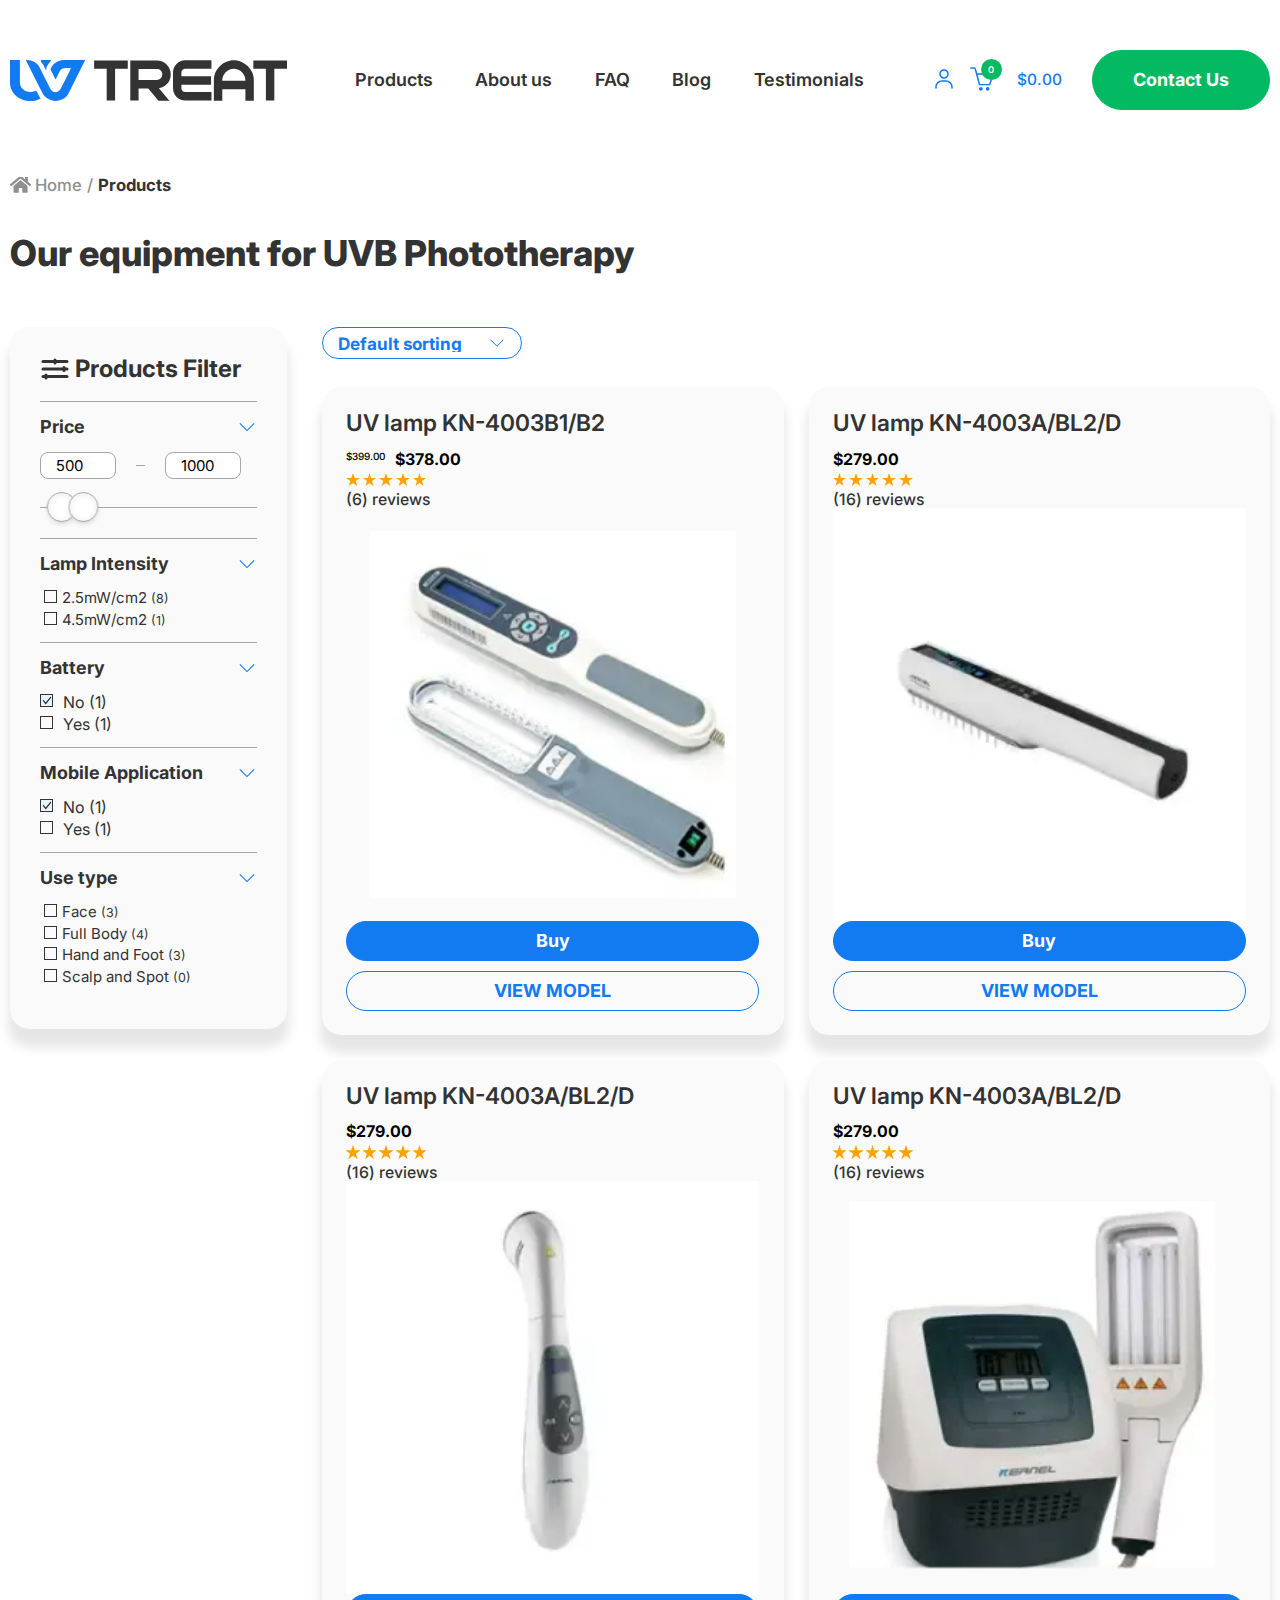
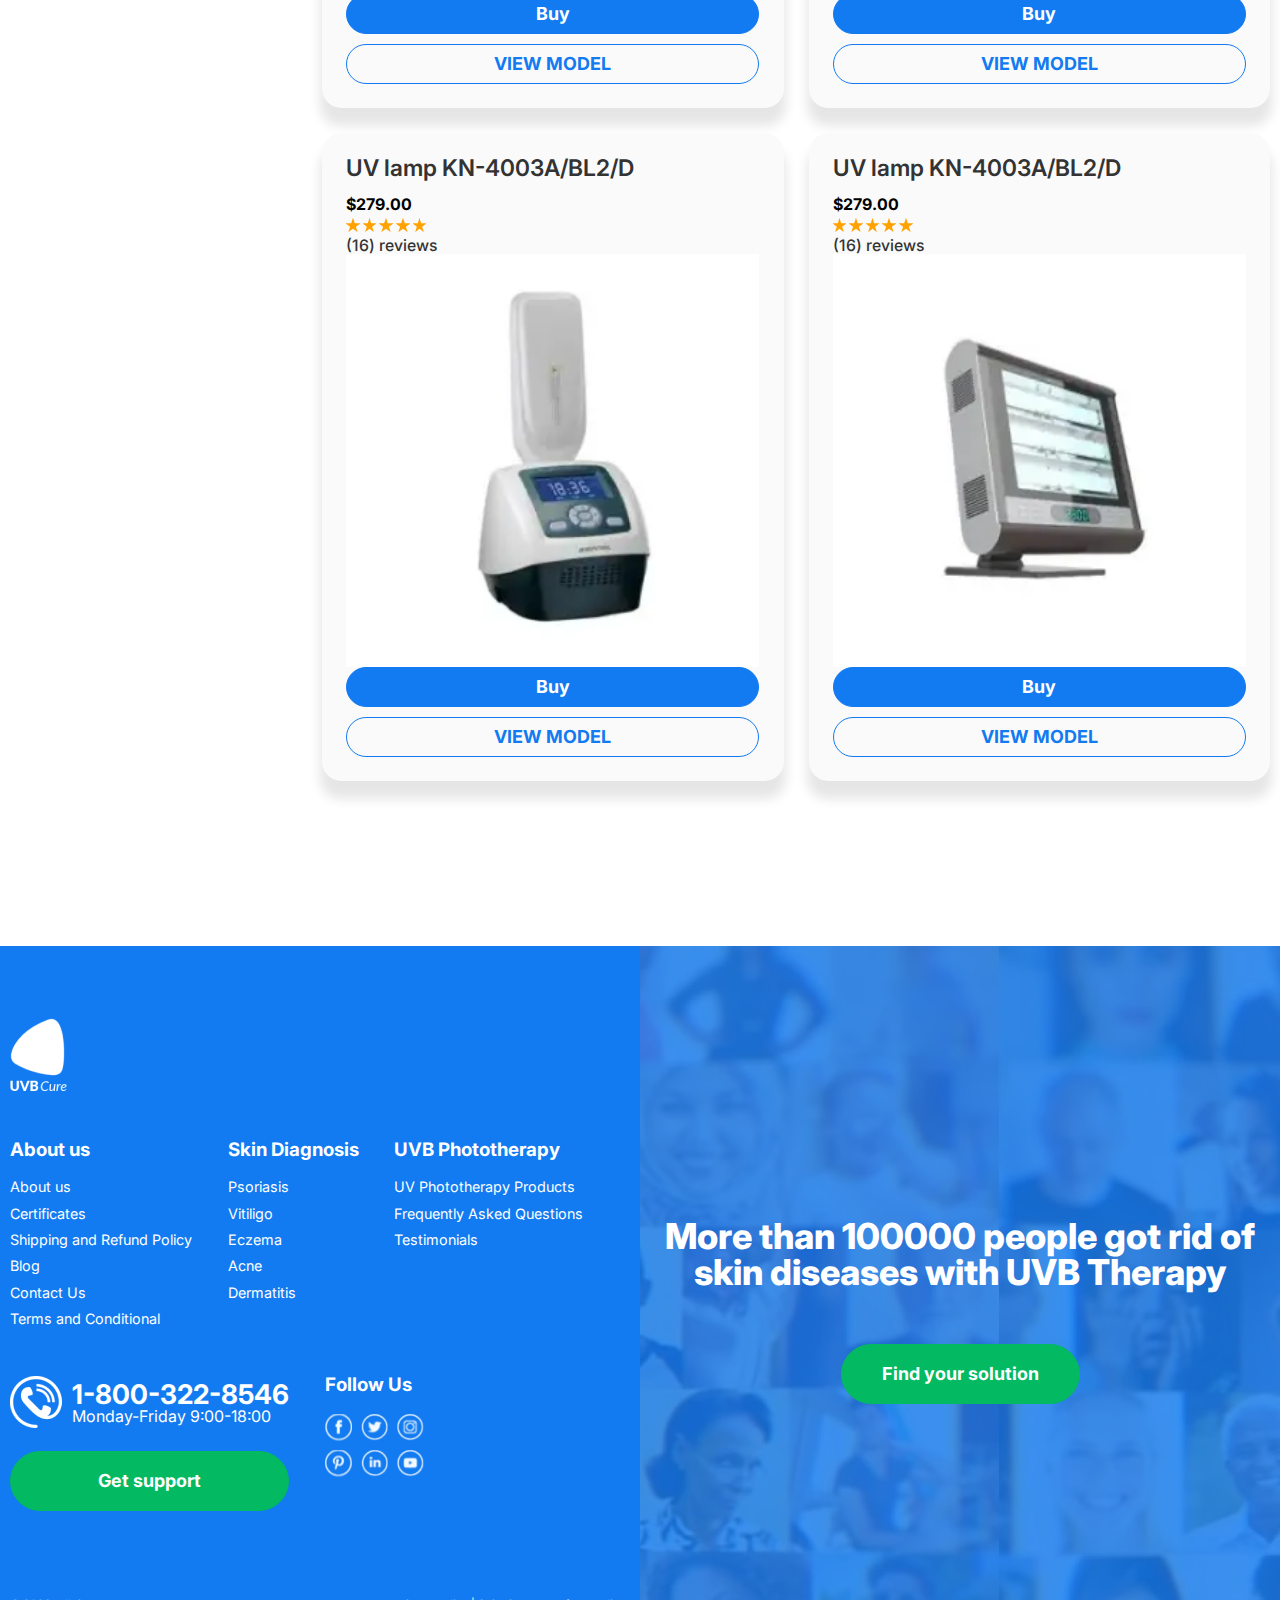
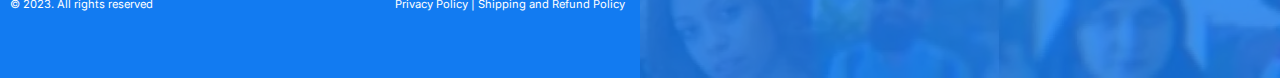
<file: catalog.html>
<!DOCTYPE html>
<html lang="en">

<head>
	<title>catalog</title>
	<meta charset="UTF-8">
	<meta name="format-detection" content="telephone=no">
	<!-- <style>body{opacity: 0;}</style> -->
	<link rel="preconnect" href="https://fonts.googleapis.com">
	<link rel="preconnect" href="https://fonts.gstatic.com" crossorigin>
	<link href="https://fonts.googleapis.com/css2?family=Golos+Text:wght@500;600;700&family=Inter:wght@300;400;500;600;700;800;900&display=swap&_v=20231030143538" rel="stylesheet">
	<link rel="stylesheet" href="css/style.min.css?_v=20231030143538">
	<link rel="apple-touch-icon" sizes="180x180" href="img/favicon/apple-touch-icon.png">
	<link rel="icon" type="image/png" sizes="32x32" href="img/favicon/favicon-32x32.png">
	<link rel="icon" type="image/png" sizes="16x16" href="img/favicon/favicon-16x16.png">
	<link rel="manifest" href="img/favicon/site.webmanifest">
	<!-- <meta name="robots" content="noindex, nofollow"> -->
	<meta name="viewport" content="width=device-width, initial-scale=1.0">
</head>

<body>
	<div class="wrapper">
		<header class="header">
			<div class="header__container">
				<a href="index.html" class="header__logo">
					<picture>
						<source srcset="img/icons/logo-main.svg" media="(min-width: 1280px" alt="logo">
						<img src="img/icons/logo-mobile.png" alt="logo">
					</picture>
				</a>
				<div class="header__menu menu">
					<nav class="menu__body">
						<ul class="menu__list">
							<li class="menu__item"><a href="catalog.html" class="menu__link">Products</a></li>
							<li class="menu__item"><a href="" class="menu__link">About us</a></li>
							<li class="menu__item"><a href="" class="menu__link">FAQ</a></li>
							<li class="menu__item"><a href="" class="menu__link">Blog</a></li>
							<li class="menu__item"><a href="" class="menu__link">Testimonials</a></li>
						</ul>
					</nav>
				</div>
				<div class="header__actions">
					<div class="header__row">
						<a href="#" class="header__accaunt">
							<svg width="24" height="24" viewBox="0 0 24 24" fill="none" xmlns="http://www.w3.org/2000/svg">
								<path fill-rule="evenodd" clip-rule="evenodd" d="M12 3.75C10.2051 3.75 8.75 5.20507 8.75 7C8.75 8.79493 10.2051 10.25 12 10.25C13.7949 10.25 15.25 8.79492 15.25 7C15.25 5.20508 13.7949 3.75 12 3.75ZM7.25 7C7.25 4.37665 9.37665 2.25 12 2.25C14.6233 2.25 16.75 4.37664 16.75 7C16.75 9.62336 14.6233 11.75 12 11.75C9.37665 11.75 7.25 9.62335 7.25 7ZM10 14.75C7.1005 14.75 4.75 17.1005 4.75 20V21C4.75 21.4142 4.41421 21.75 4 21.75C3.58579 21.75 3.25 21.4142 3.25 21V20C3.25 16.2721 6.27208 13.25 10 13.25H14C17.7279 13.25 20.75 16.2721 20.75 20V21C20.75 21.4142 20.4142 21.75 20 21.75C19.5858 21.75 19.25 21.4142 19.25 21V20C19.25 17.1005 16.8995 14.75 14 14.75H10Z" fill="#127BF1" />
							</svg>
						</a>
						<div class="header__cart cart">
							<a href="#" class="cart__btn">
								<svg width="24" height="24" viewBox="0 0 24 24" fill="none" xmlns="http://www.w3.org/2000/svg">
									<g clip-path="url(#clip0_0_45)">
										<path d="M23.8042 6.65627C23.7354 6.55857 23.6442 6.47883 23.5381 6.42376C23.4321 6.36868 23.3144 6.3399 23.1949 6.33982H7.27762L6.07274 2.18482C5.60024 0.548695 4.47747 0.37207 4.01697 0.37207H0.804344C0.39257 0.37207 0.0595703 0.705445 0.0595703 1.11682C0.0595703 1.5282 0.392945 1.86155 0.80432 1.86155H4.01657C4.1182 1.86155 4.42832 1.86155 4.63984 2.59242L8.78472 17.8253C8.87472 18.1467 9.16759 18.3687 9.5017 18.3687H19.6259C19.9402 18.3687 20.2207 18.1718 20.3268 17.8759L23.8953 7.33652C23.9775 7.10815 23.9433 6.8539 23.8042 6.65627H23.8042ZM19.1018 16.8796H10.067L7.69623 7.8297H22.136L19.1018 16.8796ZM17.6247 19.8781C16.589 19.8781 15.7497 20.7173 15.7497 21.7531C15.7497 22.7888 16.589 23.6281 17.6247 23.6281C18.6605 23.6281 19.4997 22.7888 19.4997 21.7531C19.4997 20.7173 18.6605 19.8781 17.6247 19.8781ZM10.8747 19.8781C9.83898 19.8781 8.99973 20.7173 8.99973 21.7531C8.99973 22.7888 9.83898 23.6281 10.8747 23.6281C11.9105 23.6281 12.7497 22.7888 12.7497 21.7531C12.7497 20.7173 11.9105 19.8781 10.8747 19.8781Z" fill="#127BF1" />
									</g>
									<defs>
										<clipPath id="clip0_0_45">
											<rect width="24" height="24" fill="white" />
										</clipPath>
									</defs>
								</svg>
								<span>0</span>
							</a>
							<span class="cart__total">$0.00</span>
						</div>
						<button type="button" class="menu__icon icon-menu"><span></span></button>
					</div>
					<a data-popup="#popup__send-form" href="#" data-da=".menu__list, 992" class="header__contact btn btn_green">Contact Us</a>
				</div>

			</div>
		</header>
		<main class="page page_catalog">
			<div class="page__header">
				<div class="page__container">
					<nav class="page__breadcrumbs breadcrumbs">
						<ul class="breadcrumbs__list">
							<li class="breadcrumbs__item">
								<a href="index.html" class="breadcrumbs__link"><span>Home</span></a>
							</li>
							<li class="breadcrumbs__item">
								<span class="breadcrumbs__current">Products</span>
							</li>
						</ul>
					</nav>
				</div>
			</div>
			<section class="page__catalog catalog">
				<div class="catalog__container">
					<h2 class="catalog__title title">Our equipment for UVB Phototherapy</h2>
					<div class="catalog__body">
						<div data-spollers="992" class="catalog__filter filter-catalog">
							<details class="filter-catalog__wrap">
								<summary class="filter-catalog__title"><span>Products Filter</span></summary>
								<div class="filter-catalog__body">
									<div data-spollers class="filter-catalog__items">

										<details data-open class="filter-catalog__item price-filter">
											<summary class="filter-catalog__subtitle price-filter__title">Price
											</summary>
											<div data-range class="price-filter__body">
												<div class="price-filter__inputs">
													<input data-range-from="0" autocomplete="off" value="500" type="text" name="form[]" data-error="Ошибка" placeholder="" class="price-filter__input">
													<span></span>
													<input data-range-to="5000" autocomplete="off" value="1000" type="text" name="form[]" data-error="Ошибка" placeholder="" class="price-filter__input">
												</div>
												<div data-range-item class="price-filter__range"></div>
											</div>
										</details>

										<details data-open class="filter-catalog__item item-filter">
											<summary class="filter-catalog__subtitle item-filter">Lamp Intensity
											</summary>
											<div class="item-filter__body">
												<div class="checkbox">
													<input id="c_1" data-error="Помилка" class="checkbox__input" type="checkbox" value="1" name="form[]">
													<label for="c_1" class="checkbox__label"><span class="checkbox__text">2.5mW/cm2 <small>(8)</small></span></label>
												</div>
												<div class="checkbox">
													<input id="c_2" data-error="Помилка" class="checkbox__input" type="checkbox" value="1" name="form[]">
													<label for="c_2" class="checkbox__label"><span class="checkbox__text">4.5mW/cm2 <small>(1)</small></span></label>
												</div>
											</div>
										</details>

										<details data-open class="filter-catalog__item item-filter">
											<summary class="filter-catalog__subtitle item-filter">Battery
											</summary>
											<div class="item-filter__body">
												<div class="options">
													<div class="options__item">
														<input id="o_1" class="options__input" checked type="radio" value="1" name="option-battery">
														<label for="o_1" class="options__label"><span class="options__text">No (1)</span></label>
													</div>
													<div class="options__item">
														<input id="o_2" class="options__input" type="radio" value="2" name="option-battery">
														<label for="o_2" class="options__label"><span class="options__text">Yes (1)</span></label>
													</div>
												</div>
											</div>
										</details>

										<details data-open class="filter-catalog__item item-filter">
											<summary class="filter-catalog__subtitle item-filter">Mobile Application
											</summary>
											<div class="item-filter__body">
												<div class="options">
													<div class="options__item">
														<input id="r_1" class="options__input" checked type="radio" value="1" name="option-mobile-app">
														<label for="r_1" class="options__label"><span class="options__text">No (1)</span></label>
													</div>
													<div class="options__item">
														<input id="r_2" class="options__input" type="radio" value="2" name="option-mobile-app">
														<label for="r_2" class="options__label"><span class="options__text">Yes (1)</span></label>
													</div>
												</div>
											</div>
										</details>

										<details data-open class="filter-catalog__item item-filter">
											<summary class="filter-catalog__subtitle item-filter">Use type
											</summary>
											<div class="item-filter__body">
												<div class="checkbox">
													<input id="c_3" data-error="Помилка" class="checkbox__input" type="checkbox" value="1" name="form[]">
													<label for="c_3" class="checkbox__label"><span class="checkbox__text">Face
															<small>(3)</small></span></label>
												</div>
												<div class="checkbox">
													<input id="c_4" data-error="Помилка" class="checkbox__input" type="checkbox" value="1" name="form[]">
													<label for="c_4" class="checkbox__label"><span class="checkbox__text">Full Body
															<small>(4)</small></span></label>
												</div>
												<div class="checkbox">
													<input id="c_5" data-error="Помилка" class="checkbox__input" type="checkbox" value="1" name="form[]">
													<label for="c_5" class="checkbox__label"><span class="checkbox__text">Hand and Foot
															<small>(3)</small></span></label>
												</div>
												<div class="checkbox">
													<input id="c_6" data-error="Помилка" class="checkbox__input" type="checkbox" value="1" name="form[]">
													<label for="c_6" class="checkbox__label"><span class="checkbox__text">Scalp and Spot
															<small>(0)</small></span></label>
												</div>
											</div>
										</details>
									</div>
								</div>
							</details>
						</div>
						<div class="catalog__content">
							<div class="catalog__controll">
								<select name="form[]" data-class-modif="form">
									<option value="1" selected>Default sorting</option>
									<option value="2">By price</option>
									<option value="3">By popular</option>
									<option value="4">By views</option>
								</select>
							</div>
							<div class="catalog__products">
								<article class="product-card">
									<div class="product-card__body">
										<h3 class="product-card__title">UV lamp KN-4003B1/B2</h3>
										<div class="product-card__prices">
											<span class="product-card__prew-price">$399.00</span>
											<span class="product-card__next-price">$378.00</span>
										</div>
										<div class="product-card__rating">
											<div class="product-card__rating-item"></div>
											<div class="product-card__rating-item"></div>
											<div class="product-card__rating-item"></div>
											<div class="product-card__rating-item"></div>
											<div class="product-card__rating-item"></div>
										</div>
										<div class="product-card__rewievs">(6) reviews</div>
									</div>
									<div class="product-card__img-ibg"><picture><source srcset="img/product/01.webp" type="image/webp"><img src="img/product/01.png" alt=""></picture></div>
									<div class="product-card__actions">
										<a href="#" class="product-card__view btn">Buy</a>
										<a href="product.html" class="product-card__buy btn btn_invert">VIEW MODEL</a>
									</div>
								</article>
								<article class="product-card">
									<div class="product-card__body">
										<h3 class="product-card__title">UV lamp KN-4003A/BL2/D</h3>
										<div class="product-card__prices">

											<span class="product-card__next-price">$279.00</span>
										</div>
										<div class="product-card__rating">
											<div class="product-card__rating-item"></div>
											<div class="product-card__rating-item"></div>
											<div class="product-card__rating-item"></div>
											<div class="product-card__rating-item"></div>
											<div class="product-card__rating-item"></div>
										</div>
										<div class="product-card__rewievs">(16) reviews</div>
									</div>
									<div class="product-card__img-ibg"><picture><source srcset="img/product/02.webp" type="image/webp"><img src="img/product/02.png" alt=""></picture></div>
									<div class="product-card__actions">
										<a href="#" class="product-card__view btn">Buy</a>
										<a href="#" class="product-card__buy btn btn_invert">VIEW MODEL</a>
									</div>
								</article>
								<article class="product-card">
									<div class="product-card__body">
										<h3 class="product-card__title">UV lamp KN-4003A/BL2/D</h3>
										<div class="product-card__prices">

											<span class="product-card__next-price">$279.00</span>
										</div>
										<div class="product-card__rating">
											<div class="product-card__rating-item"></div>
											<div class="product-card__rating-item"></div>
											<div class="product-card__rating-item"></div>
											<div class="product-card__rating-item"></div>
											<div class="product-card__rating-item"></div>
										</div>
										<div class="product-card__rewievs">(16) reviews</div>
									</div>
									<div class="product-card__img-ibg"><picture><source srcset="img/product/03.webp" type="image/webp"><img src="img/product/03.png" alt=""></picture></div>
									<div class="product-card__actions">
										<a href="#" class="product-card__view btn">Buy</a>
										<a href="#" class="product-card__buy btn btn_invert">VIEW MODEL</a>
									</div>
								</article>
								<article class="product-card">
									<div class="product-card__body">
										<h3 class="product-card__title">UV lamp KN-4003A/BL2/D</h3>
										<div class="product-card__prices">

											<span class="product-card__next-price">$279.00</span>
										</div>
										<div class="product-card__rating">
											<div class="product-card__rating-item"></div>
											<div class="product-card__rating-item"></div>
											<div class="product-card__rating-item"></div>
											<div class="product-card__rating-item"></div>
											<div class="product-card__rating-item"></div>
										</div>
										<div class="product-card__rewievs">(16) reviews</div>
									</div>
									<div class="product-card__img-ibg"><picture><source srcset="img/product/04.webp" type="image/webp"><img src="img/product/04.png" alt=""></picture></div>
									<div class="product-card__actions">
										<a href="#" class="product-card__view btn">Buy</a>
										<a href="#" class="product-card__buy btn btn_invert">VIEW MODEL</a>
									</div>
								</article>
								<article class="product-card">
									<div class="product-card__body">
										<h3 class="product-card__title">UV lamp KN-4003A/BL2/D</h3>
										<div class="product-card__prices">

											<span class="product-card__next-price">$279.00</span>
										</div>
										<div class="product-card__rating">
											<div class="product-card__rating-item"></div>
											<div class="product-card__rating-item"></div>
											<div class="product-card__rating-item"></div>
											<div class="product-card__rating-item"></div>
											<div class="product-card__rating-item"></div>
										</div>
										<div class="product-card__rewievs">(16) reviews</div>
									</div>
									<div class="product-card__img-ibg"><picture><source srcset="img/product/05.webp" type="image/webp"><img src="img/product/05.png" alt=""></picture></div>
									<div class="product-card__actions">
										<a href="#" class="product-card__view btn">Buy</a>
										<a href="#" class="product-card__buy btn btn_invert">VIEW MODEL</a>
									</div>
								</article>
								<article class="product-card">
									<div class="product-card__body">
										<h3 class="product-card__title">UV lamp KN-4003A/BL2/D</h3>
										<div class="product-card__prices">

											<span class="product-card__next-price">$279.00</span>
										</div>
										<div class="product-card__rating">
											<div class="product-card__rating-item"></div>
											<div class="product-card__rating-item"></div>
											<div class="product-card__rating-item"></div>
											<div class="product-card__rating-item"></div>
											<div class="product-card__rating-item"></div>
										</div>
										<div class="product-card__rewievs">(16) reviews</div>
									</div>
									<div class="product-card__img-ibg"><picture><source srcset="img/product/06.webp" type="image/webp"><img src="img/product/06.png" alt=""></picture></div>
									<div class="product-card__actions">
										<a href="#" class="product-card__view btn">Buy</a>
										<a href="#" class="product-card__buy btn btn_invert">VIEW MODEL</a>
									</div>
								</article>
							</div>
						</div>
					</div>
				</div>
			</section>
		</main>
		<footer class="footer">
			<div class="footer__left-side">
				<div class="footer__container">
					<div class="footer__body">
						<div class="footer__logo"><picture><source srcset="img/icons/logo-white.webp" type="image/webp"><img src="img/icons/logo-white.png" alt=""></picture></div>
						<div class="footer__wrap">
							<div class="footer__column">
								<div class="footer__title">About us</div>
								<ul class="footer__list">
									<li class="footer__item"><a href="#" class="footer__link">About us</a></li>
									<li class="footer__item"><a href="#" class="footer__link">Certificates</a></li>
									<li class="footer__item"><a href="#" class="footer__link">Shipping and Refund Policy</a>
									</li>
									<li class="footer__item"><a href="#" class="footer__link">Blog</a></li>
									<li class="footer__item"><a href="#" class="footer__link">Contact Us</a></li>
									<li class="footer__item"><a href="#" class="footer__link">Terms and Conditional</a></li>
								</ul>
							</div>
							<div class="footer__column">
								<div class="footer__title">Skin Diagnosis</div>
								<ul class="footer__list">
									<li class="footer__item"><a href="#" class="footer__link">Psoriasis</a></li>
									<li class="footer__item"><a href="#" class="footer__link">Vitiligo</a></li>
									<li class="footer__item"><a href="#" class="footer__link">Eczema</a></li>
									<li class="footer__item"><a href="#" class="footer__link">Acne</a></li>
									<li class="footer__item"><a href="#" class="footer__link">Dermatitis</a></li>
								</ul>
							</div>
							<div class="footer__column">
								<div class="footer__title">UVB Phototherapy</div>
								<ul class="footer__list">
									<li class="footer__item"><a href="#" class="footer__link">UV Phototherapy Products</a></li>
									<li class="footer__item"><a href="#" class="footer__link">Frequently Asked Questions</a>
									</li>
									<li class="footer__item"><a href="#" class="footer__link">Testimonials</a></li>
								</ul>
							</div>
							<div class="footer__support support-footer">
								<div class="support-footer__item">
									<div class="support-footer__img"><picture><source srcset="img/icons/phone.webp" type="image/webp"><img src="img/icons/phone.png" alt=""></picture></div>
									<div class="support-footer__body">
										<div class="support-footer__tel">1-800-322-8546</div>
										<div class="support-footer__schedule">Monday-Friday 9:00-18:00</div>
									</div>
								</div>
								<a href="#" class="support-footer__link btn btn_green">Get support</a>
							</div>
							<div class="footer__social social">
								<div class="social__title footer__title">Follow Us</div>
								<div class="social__items">
									<a href="#" class="social__item social__item_fb"></a>
									<a href="#" class="social__item social__item_twit"></a>
									<a href="#" class="social__item social__item_ista"></a>
									<a href="#" class="social__item social__item_pinter"></a>
									<a href="#" class="social__item social__item_linkedin"></a>
									<a href="#" class="social__item social__item_tube"></a>
								</div>
							</div>
						</div>
						<div class="footer__bottom">
							<a href="#" class="footer__copy">© 2023. All rights reserved</a>
							<a href="#" class="footer__policy">Privacy Policy | Shipping and Refund Policy</a>
						</div>
					</div>
				</div>
			</div>
			<div class="footer__right-side">
				<div class="footer__content">
					<div class="footer__text">
						<p>More than 100000 people got rid
							of skin diseases with UVB Therapy</p>
					</div>
					<a href="#" class="footer__btn btn btn_green">Find your solution</a>
				</div>
				<picture><source srcset="img/footer/bg.webp" type="image/webp"><img src="img/footer/bg.jpg" alt=""></picture>
			</div>
		</footer>
	</div>
	<script src="js/app.min.js?_v=20231030143538"></script>
	<div id="popup__send-form" aria-hidden="true" class="popup popup_form">
		<div class="popup__wrapper">
			<div class="popup__content">
				<button data-close type="button" class="popup__close">
					<svg xmlns="http://www.w3.org/2000/svg" width="30" height="30" viewBox="0 0 30 30" fill="none">
						<path d="M1 1L29.5 29.5" stroke="black" />
						<path d="M29.5 1L1 29.5" stroke="black" />
					</svg>
				</button>
				<div class="popup__inner">

					<form action="#" class="popup__form form">
						<div class="form__row">
							<div class="form__col">
								<div class="form__item">
									<label for="name" class="form__label">Name<span>*</span></label>
									<input id="name" autocomplete="off" type="text" name="form[]" data-error="Ошибка" placeholder="Name" class="input">
								</div>
							</div>
							<div class="form__col">
								<div class="form__item">
									<label for="email" class="form__label">Email<span>*</span></label>
									<input id="email" autocomplete="off" type="email" name="form[]" data-error="Ошибка" placeholder="Email" class="input">
								</div>
							</div>
						</div>
						<div class="form__textarea">
							<label for="textarea" class="form__label">Your review <span>*</span></label>
							<textarea id="textarea" autocomplete="off" name="form[]" placeholder="Text" data-error="Ошибка" class="input"></textarea>
						</div>
						<div class="file-upload">
							<input id="u_1" class="file-upload__input" type="file" name="form[]">
							<label for="u_1" class="file-upload__label"><span class="file-upload__text">Upload your
									File</span></label>
						</div>
						<button type="submit" class="form-review__submit btn">Submit</button>
					</form>
				</div>
			</div>
		</div>
	</div>
	<div id="popup__thanks" aria-hidden="true" class="popup">
		<div class="popup__wrapper">
			<div class="popup__content">
				<button data-close type="button" class="popup__close">
					<svg xmlns="http://www.w3.org/2000/svg" width="30" height="30" viewBox="0 0 30 30" fill="none">
						<path d="M1 1L29.5 29.5" stroke="black" />
						<path d="M29.5 1L1 29.5" stroke="black" />
					</svg>
				</button>
				<div class="popup__inner">
					<div class="popup__img"><img src="img/icons/check.svg" alt=""></div>
					<h2 class="popup__title">Thank you</h2>
					<h2 class="popup__text">Purchase is open!</h2>
				</div>
			</div>
		</div>
	</div>
	<div id="popup__problem" aria-hidden="true" class="popup">
		<div class="popup__wrapper">
			<div class="popup__content">
				<button data-close type="button" class="popup__close">
					<svg xmlns="http://www.w3.org/2000/svg" width="30" height="30" viewBox="0 0 30 30" fill="none">
						<path d="M1 1L29.5 29.5" stroke="black" />
						<path d="M29.5 1L1 29.5" stroke="black" />
					</svg>
				</button>
				<div class="popup__inner">
					<div class="popup__img"><img src="img/icons/question.svg" alt=""></div>
					<h2 class="popup__title title">Any problems?</h2>
					<div class="popup__text">
						<p>Leave an email to solve the problem</p>
					</div>
					<form action="#" class="form-review">
						<div class="form-review__row">
							<div class="form-review__col">
								<label for="name" class="form-review__label">Name<span>*</span></label>
								<input id="name" autocomplete="off" type="text" name="form[]" data-error="Ошибка" placeholder="Name" class="input">
							</div>
							<div class="form-review__col">
								<label for="email" class="form-review__label">Email<span>*</span></label>
								<input id="email" autocomplete="off" type="email" name="form[]" data-error="Ошибка" placeholder="Email" class="input">
							</div>
						</div>
						<button type="submit" class="form-review__submit btn">Submit</button>
					</form>
				</div>
			</div>
		</div>
	</div>
</body>

</html>
</file>
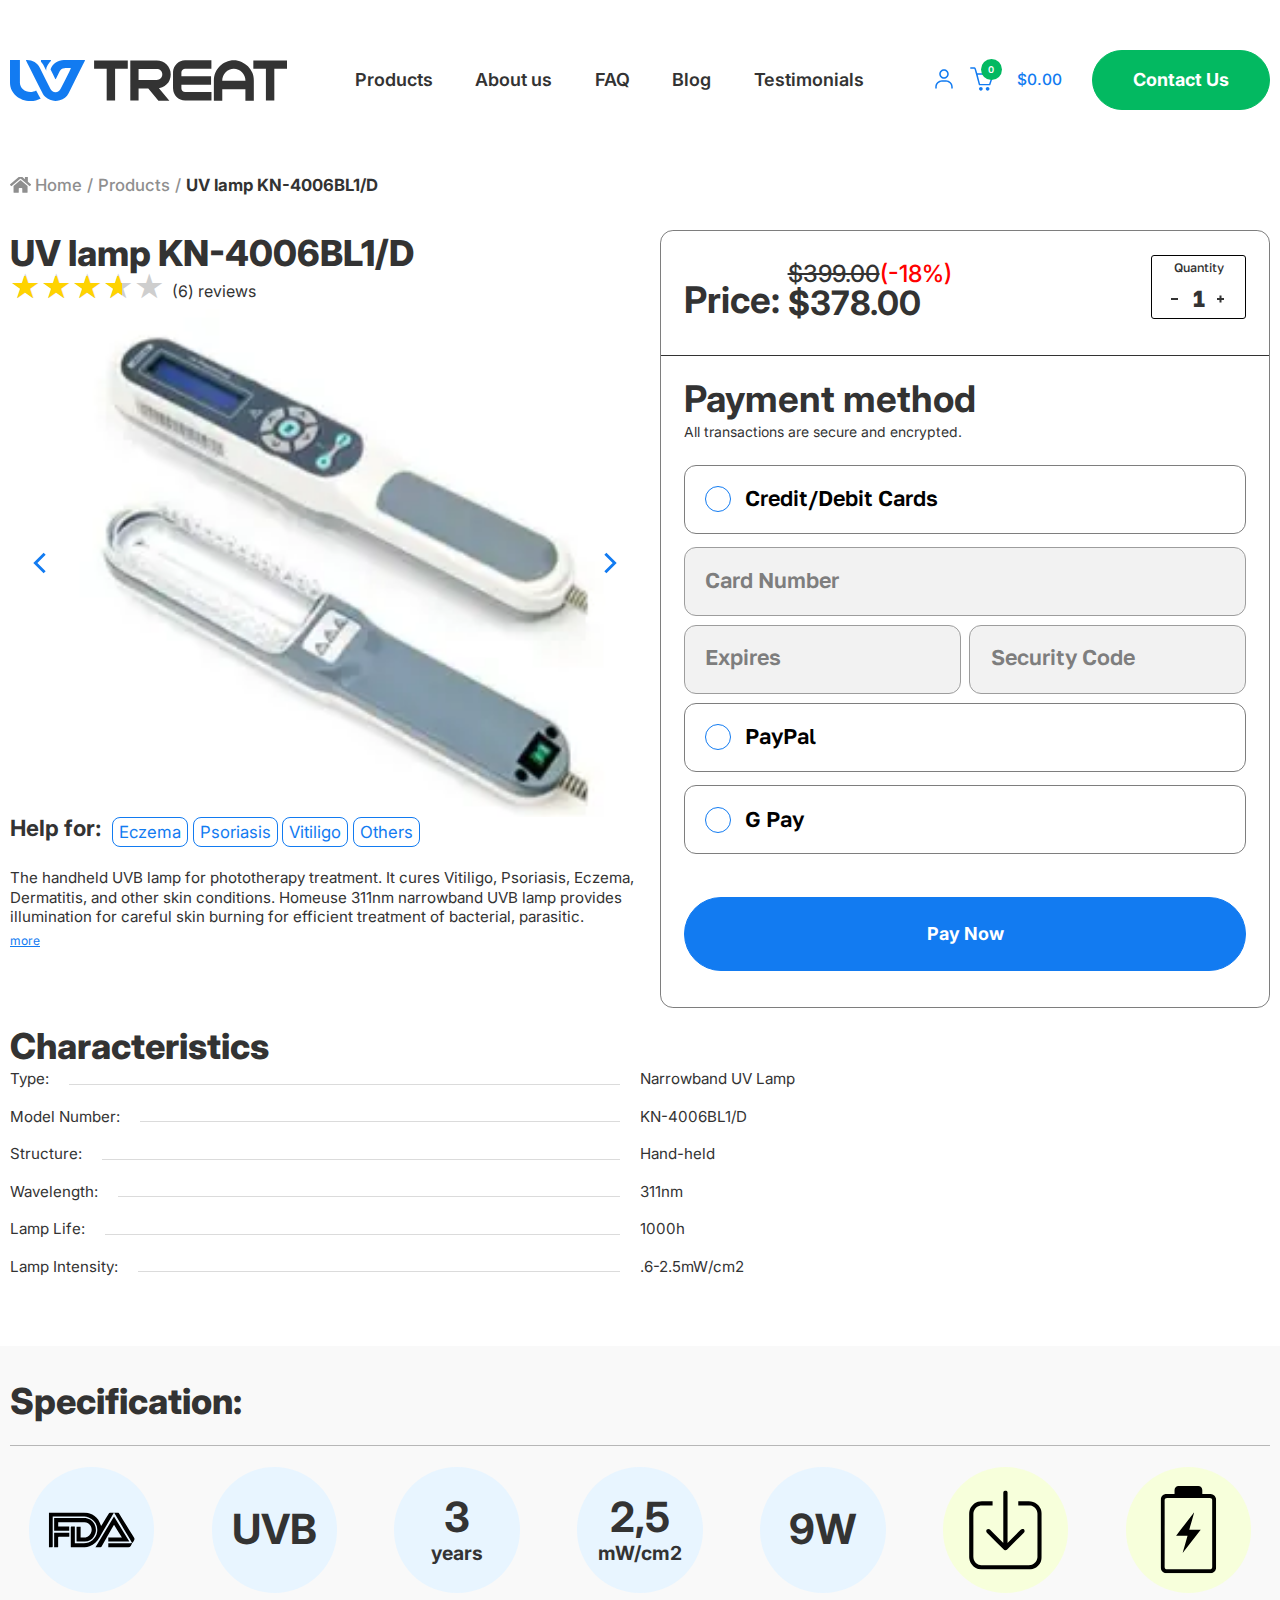
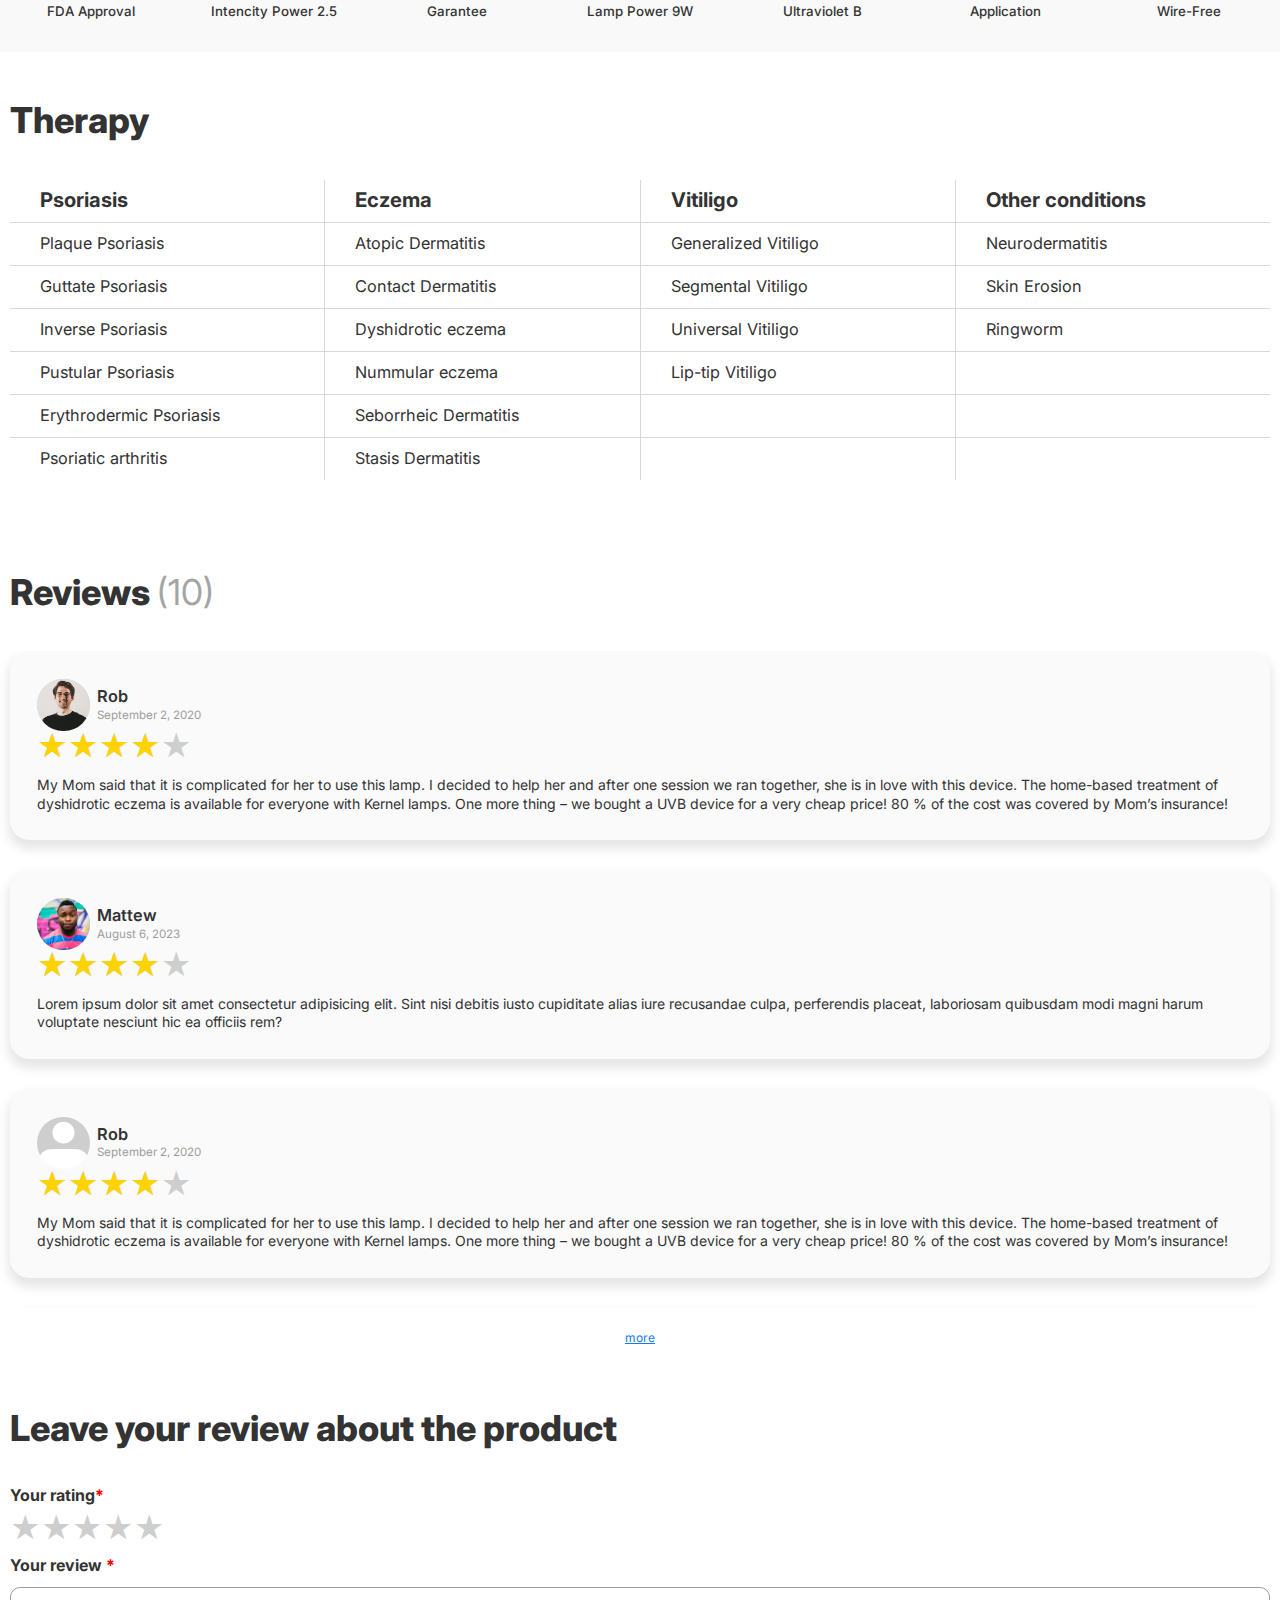
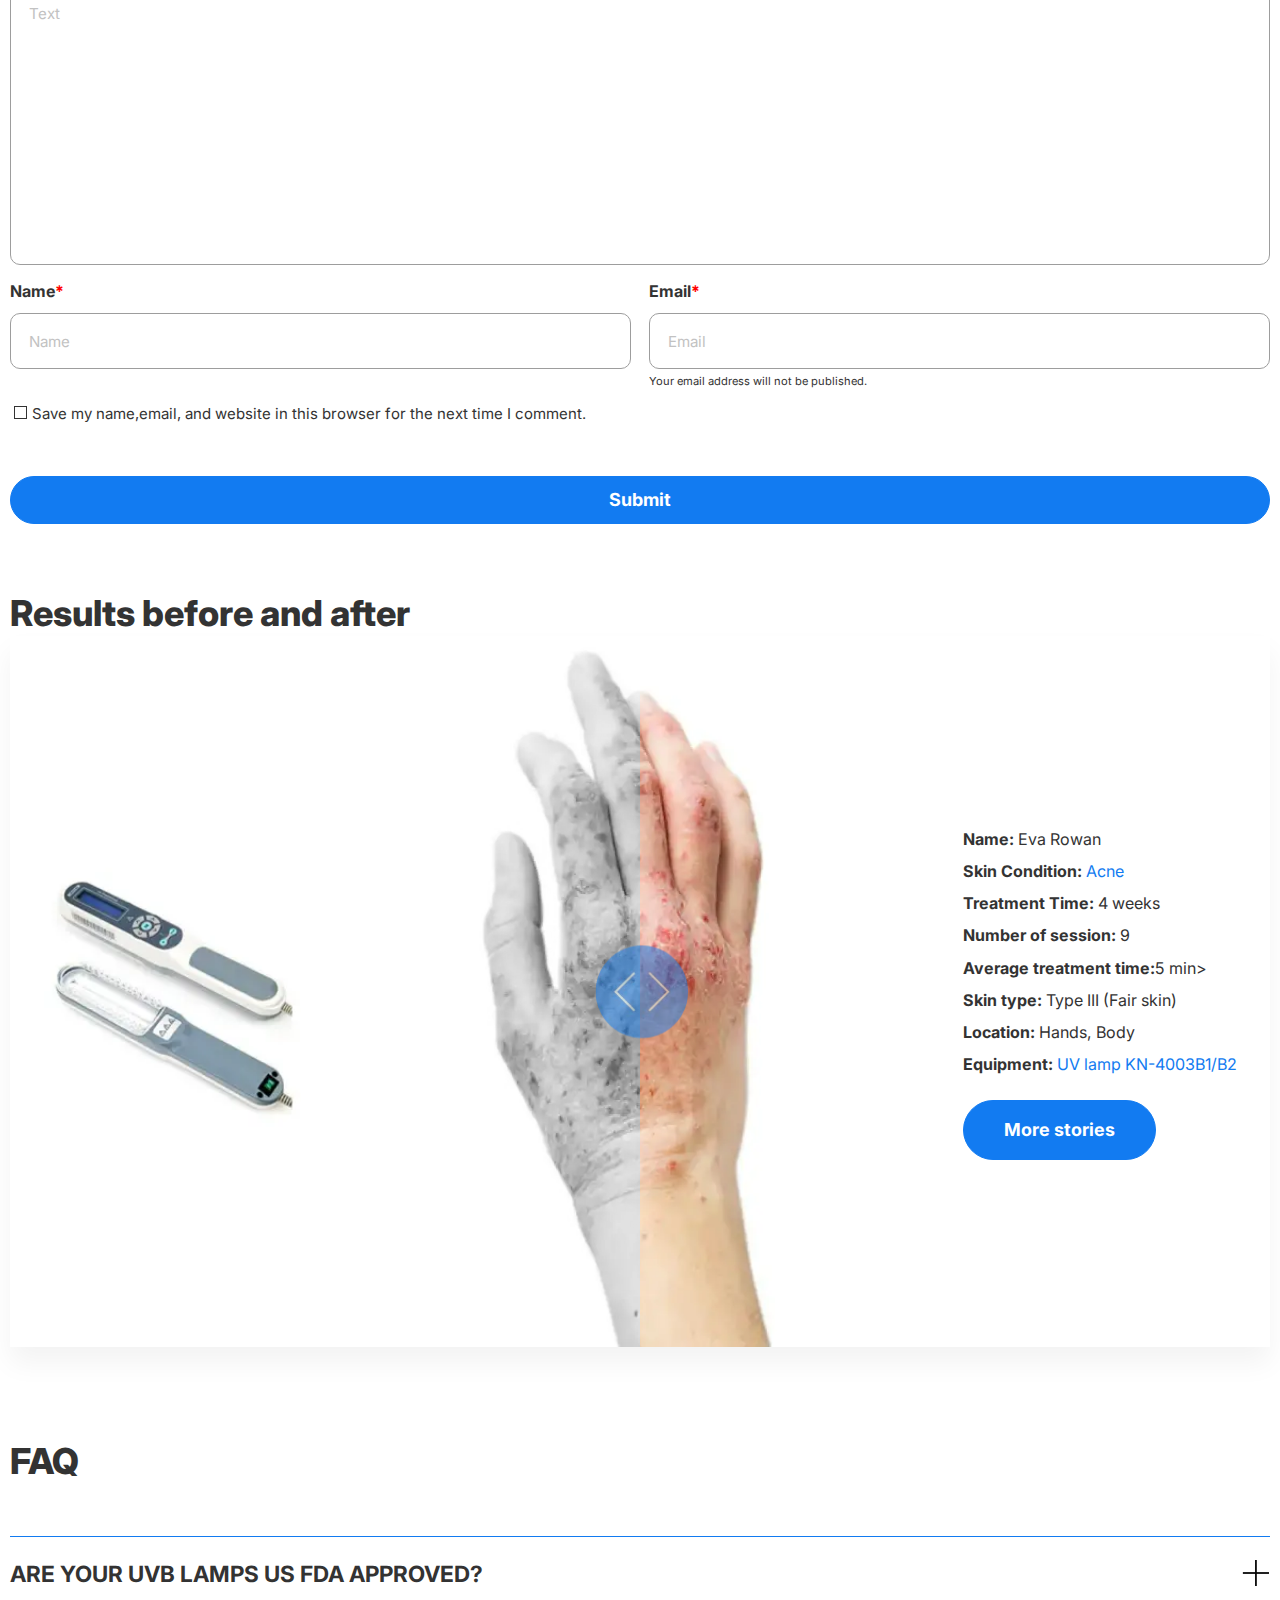
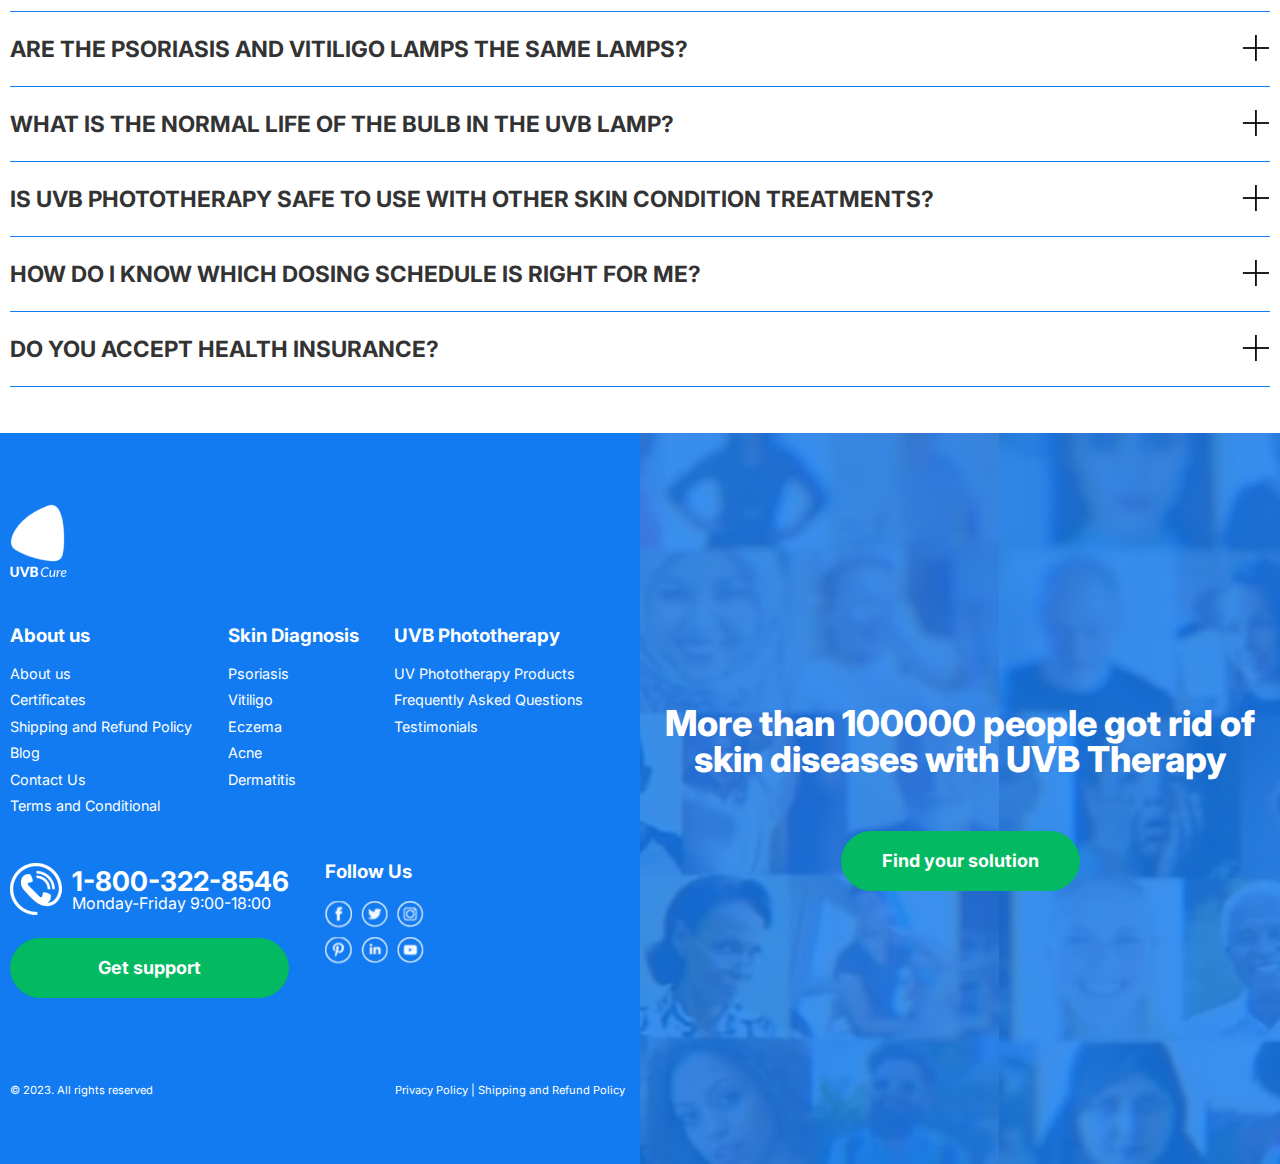
<file: product.html>
<!DOCTYPE html>
<html lang="en">

<head>
	<title>Treat</title>
	<meta charset="UTF-8">
	<meta name="format-detection" content="telephone=no">
	<!-- <style>body{opacity: 0;}</style> -->
	<link rel="preconnect" href="https://fonts.googleapis.com">
	<link rel="preconnect" href="https://fonts.gstatic.com" crossorigin>
	<link href="https://fonts.googleapis.com/css2?family=Golos+Text:wght@500;600;700&family=Inter:wght@300;400;500;600;700;800;900&display=swap&_v=20231030143538" rel="stylesheet">
	<link rel="stylesheet" href="css/style.min.css?_v=20231030143538">
	<link rel="apple-touch-icon" sizes="180x180" href="img/favicon/apple-touch-icon.png">
	<link rel="icon" type="image/png" sizes="32x32" href="img/favicon/favicon-32x32.png">
	<link rel="icon" type="image/png" sizes="16x16" href="img/favicon/favicon-16x16.png">
	<link rel="manifest" href="img/favicon/site.webmanifest">
	<!-- <meta name="robots" content="noindex, nofollow"> -->
	<meta name="viewport" content="width=device-width, initial-scale=1.0">
</head>

<body>
	<div class="wrapper">
		<header class="header">
			<div class="header__container">
				<a href="index.html" class="header__logo">
					<picture>
						<source srcset="img/icons/logo-main.svg" media="(min-width: 1280px" alt="logo">
						<img src="img/icons/logo-mobile.png" alt="logo">
					</picture>
				</a>
				<div class="header__menu menu">
					<nav class="menu__body">
						<ul class="menu__list">
							<li class="menu__item"><a href="catalog.html" class="menu__link">Products</a></li>
							<li class="menu__item"><a href="" class="menu__link">About us</a></li>
							<li class="menu__item"><a href="" class="menu__link">FAQ</a></li>
							<li class="menu__item"><a href="" class="menu__link">Blog</a></li>
							<li class="menu__item"><a href="" class="menu__link">Testimonials</a></li>
						</ul>
					</nav>
				</div>
				<div class="header__actions">
					<div class="header__row">
						<a href="#" class="header__accaunt">
							<svg width="24" height="24" viewBox="0 0 24 24" fill="none" xmlns="http://www.w3.org/2000/svg">
								<path fill-rule="evenodd" clip-rule="evenodd" d="M12 3.75C10.2051 3.75 8.75 5.20507 8.75 7C8.75 8.79493 10.2051 10.25 12 10.25C13.7949 10.25 15.25 8.79492 15.25 7C15.25 5.20508 13.7949 3.75 12 3.75ZM7.25 7C7.25 4.37665 9.37665 2.25 12 2.25C14.6233 2.25 16.75 4.37664 16.75 7C16.75 9.62336 14.6233 11.75 12 11.75C9.37665 11.75 7.25 9.62335 7.25 7ZM10 14.75C7.1005 14.75 4.75 17.1005 4.75 20V21C4.75 21.4142 4.41421 21.75 4 21.75C3.58579 21.75 3.25 21.4142 3.25 21V20C3.25 16.2721 6.27208 13.25 10 13.25H14C17.7279 13.25 20.75 16.2721 20.75 20V21C20.75 21.4142 20.4142 21.75 20 21.75C19.5858 21.75 19.25 21.4142 19.25 21V20C19.25 17.1005 16.8995 14.75 14 14.75H10Z" fill="#127BF1" />
							</svg>
						</a>
						<div class="header__cart cart">
							<a href="#" class="cart__btn">
								<svg width="24" height="24" viewBox="0 0 24 24" fill="none" xmlns="http://www.w3.org/2000/svg">
									<g clip-path="url(#clip0_0_45)">
										<path d="M23.8042 6.65627C23.7354 6.55857 23.6442 6.47883 23.5381 6.42376C23.4321 6.36868 23.3144 6.3399 23.1949 6.33982H7.27762L6.07274 2.18482C5.60024 0.548695 4.47747 0.37207 4.01697 0.37207H0.804344C0.39257 0.37207 0.0595703 0.705445 0.0595703 1.11682C0.0595703 1.5282 0.392945 1.86155 0.80432 1.86155H4.01657C4.1182 1.86155 4.42832 1.86155 4.63984 2.59242L8.78472 17.8253C8.87472 18.1467 9.16759 18.3687 9.5017 18.3687H19.6259C19.9402 18.3687 20.2207 18.1718 20.3268 17.8759L23.8953 7.33652C23.9775 7.10815 23.9433 6.8539 23.8042 6.65627H23.8042ZM19.1018 16.8796H10.067L7.69623 7.8297H22.136L19.1018 16.8796ZM17.6247 19.8781C16.589 19.8781 15.7497 20.7173 15.7497 21.7531C15.7497 22.7888 16.589 23.6281 17.6247 23.6281C18.6605 23.6281 19.4997 22.7888 19.4997 21.7531C19.4997 20.7173 18.6605 19.8781 17.6247 19.8781ZM10.8747 19.8781C9.83898 19.8781 8.99973 20.7173 8.99973 21.7531C8.99973 22.7888 9.83898 23.6281 10.8747 23.6281C11.9105 23.6281 12.7497 22.7888 12.7497 21.7531C12.7497 20.7173 11.9105 19.8781 10.8747 19.8781Z" fill="#127BF1" />
									</g>
									<defs>
										<clipPath id="clip0_0_45">
											<rect width="24" height="24" fill="white" />
										</clipPath>
									</defs>
								</svg>
								<span>0</span>
							</a>
							<span class="cart__total">$0.00</span>
						</div>
						<button type="button" class="menu__icon icon-menu"><span></span></button>
					</div>
					<a data-popup="#popup__send-form" href="#" data-da=".menu__list, 992" class="header__contact btn btn_green">Contact Us</a>
				</div>

			</div>
		</header>
		<main class="page page_product">
			<div class="page__header">
				<div class="page__container">
					<nav class="page__breadcrumbs breadcrumbs">
						<ul class="breadcrumbs__list">
							<li class="breadcrumbs__item">
								<a href="index.html" class="breadcrumbs__link"><span>Home</span></a>
							</li>
							<li class="breadcrumbs__item">
								<a href="catalog.html" class="breadcrumbs__link">Products</a>
							</li>
							<li class="breadcrumbs__item">
								<span class="breadcrumbs__current">UV lamp KN-4006BL1/D</span>
							</li>
						</ul>
					</nav>
				</div>
			</div>
			<section class="page__product-main product-main">
				<div class="product-main__container">
					<div class="product-main__body">
						<div class="product-main__wrap">
							<div class="product-main__headline">
								<h2 class="product-main__title title">UV lamp KN-4006BL1/D</h2>
								<div class="product-main__rating">
									<div class="rating rating_set">
										<div class="rating__body">
											<div class="rating__active"></div>
											<div class="rating__items">
												<input type="radio" class="rating__item" value="1" name="rating">
												<input type="radio" class="rating__item" value="2" name="rating">
												<input type="radio" class="rating__item" value="3" name="rating">
												<input type="radio" class="rating__item" value="4" name="rating">
												<input type="radio" class="rating__item" value="5" name="rating">
											</div>
										</div>
										<div class="rating__value">3.6</div>
									</div>
									<div class="product-main__rating-rewievs">(6) reviews</div>
								</div>
							</div>
							<div class="product-main__slider slider-product">
								<div class="slider-product__body swiper">
									<div class="slider-product__wrapper swiper-wrapper">
										<div class="slider-product__slide-ibg swiper-slide">
											<picture><source srcset="img/product/01.webp" type="image/webp"><img src="img/product/01.png" alt=""></picture>
										</div>
										<div class="slider-product__slide-ibg swiper-slide">
											<picture><source srcset="img/product/02.webp" type="image/webp"><img src="img/product/02.png" alt=""></picture>
										</div>
										<div class="slider-product__slide-ibg swiper-slide">
											<picture><source srcset="img/product/03.webp" type="image/webp"><img src="img/product/03.png" alt=""></picture>
										</div>
									</div>
									<div class="slider-product__arrows slider-arrows">
										<button type="button" class="slider-arrow slider-arrow_prew">
											<svg width="18" height="18" viewBox="0 0 18 18" fill="none" xmlns="http://www.w3.org/2000/svg">
												<path d="M15.4285 5.78564L8.99989 12.2142L2.57132 5.78564" stroke="#127BF1" />
											</svg>
										</button>
										<button type="button" class="slider-arrow slider-arrow_next">
											<svg width="18" height="18" viewBox="0 0 18 18" fill="none" xmlns="http://www.w3.org/2000/svg">
												<path d="M15.4285 5.78564L8.99989 12.2142L2.57132 5.78564" stroke="#127BF1" />
											</svg>
										</button>
									</div>
								</div>
							</div>
							<div class="product-main__content content-product">
								<div class="content-product__tags tags-block">
									<div class="tags-block__title">Help for:</div>
									<div class="tags-block__row">
										<a href="#" class="tags-block__tag">Eczema</a>
										<a href="#" class="tags-block__tag">Psoriasis</a>
										<a href="#" class="tags-block__tag">Vitiligo</a>
										<a href="#" class="tags-block__tag">Others</a>
									</div>
								</div>
								<div data-showmore="size" class="content-product__descr">
									<div data-showmore-content="63" class="content-product__text">
										<p>The handheld UVB lamp for phototherapy treatment. It cures Vitiligo,
											Psoriasis, Eczema, Dermatitis, and other skin
											conditions. Homeuse 311nm narrowband UVB lamp provides illumination for
											careful skin burning for efficient treatment
											of
											bacterial, parasitic.</p>
										<p>Initially, we were using broadband UVB, but
											currently, we provide narrowband UVB phototherapy (311nm). Increasing doses
											of UVB
											are given by each exposure (three to five times
											weekly until the skin condition is cleared, failed to respond, or it is a
											pre-determined maximum
											number of treatments). The aim is to make the
											skin slightly pink but not to burn it.</p>
									</div>
									<button hidden data-showmore-button type="button" class="block__more">
										<span>more</span>
										<span>less</span>
									</button>
								</div>
							</div>
						</div>
						<div class="product-main__payment">
							<form action="#" class="product-main__form form-payment">
								<div class="form-payment__headline">
									<div class="form-payment__prices">
										<div class="form-payment__title">Price:</div>
										<div class="form-payment__column">
											<div class="form-payment__sale"><span>$399.00</span>(-18%)</div>
											<div class="form-payment__price">$378.00</div>
										</div>
									</div>
									<div data-quantity class="quantity">
										<div class="quantity__label">Quantity</div>
										<div class="quantity__body">
											<button data-quantity-minus type="button" class="quantity__button quantity__button--minus"></button>
											<div class="quantity__input">
												<input data-quantity-value autocomplete="off" type="text" name="form[]" value="1">
											</div>
											<button data-quantity-plus type="button" class="quantity__button quantity__button--plus"></button>
										</div>
									</div>
								</div>
								<div class="form-payment__body">
									<div class="form-payment__title">Payment method</div>
									<div class="form-payment__text">All transactions are secure and encrypted.</div>
									<div class="form-payment__checkbox checkbox">
										<input id="c_1" data-error="Помилка" class="checkbox__input" type="checkbox" value="1" name="form[]">
										<label for="c_1" class="checkbox__label"><span class="checkbox__text">Credit/debit cards</span></label>
									</div>
									<input autocomplete="off" type="text" name="form[]" data-error="Ошибка" placeholder="Card Number" class="input input_grey">
									<div class="form-payment__row">
										<input autocomplete="off" type="text" name="form[]" data-error="Ошибка" placeholder="Expires" class="input input_grey">
										<input autocomplete="off" type="text" name="form[]" data-error="Ошибка" placeholder="Security Code" class="input input_grey">
									</div>
									<div class="checkbox">
										<input id="c_2" data-error="Помилка" class="checkbox__input" type="checkbox" value="1" name="form[]">
										<label for="c_2" class="checkbox__label"><span class="checkbox__text">PayPal</span></label>
									</div>
									<div class="checkbox">
										<input id="c_3" data-error="Помилка" class="checkbox__input" type="checkbox" value="1" name="form[]">
										<label for="c_3" class="checkbox__label"><span class="checkbox__text">G
												pay</span></label>
									</div>
									<button data-popup="#popup__thanks" type="submit" class="form-payment__btn btn">Pay
										Now</button>
								</div>
							</form>
						</div>
					</div>
				</div>
			</section>
			<section class="page__product-char char">
				<div class="char__container">
					<h2 class="char__title title">Characteristics</h2>
					<ul class="char__list">
						<li class="char__item">
							<span class="char__name">
								<span class="char__name-value">Type:</span>
							</span>
							<span class="char__value">Narrowband UV Lamp</span>
						</li>
						<li class="char__item">
							<span class="char__name">
								<span class="char__name-value">Model Number:</span>
							</span>
							<span class="char__value">KN-4006BL1/D</span>
						</li>
						<li class="char__item">
							<span class="char__name">
								<span class="char__name-value">Structure:</span>
							</span>
							<span class="char__value">Hand-held</span>
						</li>
						<li class="char__item">
							<span class="char__name">
								<span class="char__name-value">Wavelength:</span>
							</span>
							<span class="char__value">311nm</span>
						</li>
						<li class="char__item">
							<span class="char__name">
								<span class="char__name-value">Lamp Life:</span>
							</span>
							<span class="char__value">1000h</span>
						</li>
						<li class="char__item">
							<span class="char__name">
								<span class="char__name-value">Lamp Intensity:</span>
							</span>
							<span class="char__value">.6-2.5mW/cm2</span>
						</li>
					</ul>
				</div>
			</section>
			<section class="page__product-specification specification">
				<div class="specification__container">
					<h2 class="specification__title title">Specification:</h2>
					<div class="specification__items">

						<div class="specification__item item-specification">
							<div class="item-specification__content">
								<div class="item-specification__img"><img src="img/specification/01.svg" alt="">
								</div>
							</div>
							<div class="item-specification__description">FDA Approval</div>
						</div>


						<div class="specification__item item-specification">
							<div class="item-specification__content">
								UVB
							</div>
							<div class="item-specification__description">Intencity Power 2.5</div>
						</div>


						<div class="specification__item item-specification">
							<div class="item-specification__content">
								<div>3</div>
								<div class="item-specification__small">years</div>
							</div>
							<div class="item-specification__description">Garantee</div>
						</div>


						<div class="specification__item item-specification">
							<div class="item-specification__content">
								<div>2,5</div>
								<div class="item-specification__small">mW/cm2</div>
							</div>
							<div class="item-specification__description">Lamp Power 9W</div>
						</div>


						<div class="specification__item item-specification">
							<div class="item-specification__content">
								9W
							</div>
							<div class="item-specification__description">Ultraviolet B</div>
						</div>


						<div class="specification__item item-specification">
							<div class="item-specification__content item-specification__content_green">
								<div class="item-specification__img"><img src="img/specification/02.svg" alt=""></div>
							</div>
							<div class="item-specification__description">Application</div>
						</div>


						<div class="specification__item item-specification">
							<div class="item-specification__content item-specification__content_green">
								<div class="item-specification__img"><img src="img/specification/03.svg" alt="">
								</div>
							</div>
							<div class="item-specification__description">Wire-Free</div>
						</div>

					</div>
				</div>
			</section>
			<section class="page__product-therapy therapy">
				<div class="therapy__container">
					<h2 class="therapy__title title">Therapy</h2>
					<div class="therapy__table table">
						<div class="table__column">
							<div class="table__title">Psoriasis</div>
							<div class="table__cell">Plaque Psoriasis</div>
							<div class="table__cell">Guttate Psoriasis</div>
							<div class="table__cell">Inverse Psoriasis</div>
							<div class="table__cell">Pustular Psoriasis</div>
							<div class="table__cell">Erythrodermic Psoriasis</div>
							<div class="table__cell">Psoriatic arthritis</div>
						</div>
						<div class="table__column">
							<div class="table__title">Eczema</div>
							<div class="table__cell">Atopic Dermatitis</div>
							<div class="table__cell">Contact Dermatitis</div>
							<div class="table__cell">Dyshidrotic eczema</div>
							<div class="table__cell">Nummular eczema</div>
							<div class="table__cell">Seborrheic Dermatitis</div>
							<div class="table__cell">Stasis Dermatitis</div>
						</div>
						<div class="table__column">
							<div class="table__title">Vitiligo</div>
							<div class="table__cell">Generalized Vitiligo</div>
							<div class="table__cell">Segmental Vitiligo</div>
							<div class="table__cell">Universal Vitiligo</div>
							<div class="table__cell">Lip-tip Vitiligo</div>
							<div class="table__cell"></div>
							<div class="table__cell"></div>
						</div>
						<div class="table__column">
							<div class="table__title">Other conditions</div>
							<div class="table__cell">Neurodermatitis</div>
							<div class="table__cell">Skin Erosion</div>
							<div class="table__cell">Ringworm</div>
							<div class="table__cell"></div>
							<div class="table__cell"></div>
							<div class="table__cell"></div>
						</div>
					</div>

				</div>
			</section>
			<section class="page__testimonials testimonials">
				<div class="testimonials__container">
					<h2 class="testimonials__title title">Reviews <span>(10)</span></h2>
					<div data-showmore="items" data-showmore-media="768,min" class="testimonials__wrap swiper">
						<div data-showmore-content class="testimonials__items swiper-wrapper">
							<div class="testimonials__item item-testimonials swiper-slide">
								<div class="item-testimonials__wrap">
									<div class="item-testimonials__top">
										<div class="item-testimonials__user">
											<div class="item-testimonials__img"><picture><source srcset="img/user/01.webp" type="image/webp"><img src="img/user/01.jpg" alt=""></picture>
											</div>
											<div class="item-testimonials__body">
												<div class="item-testimonials__name">Rob</div>
												<div class="item-testimonials__date">September 2, 2020</div>
											</div>
										</div>
										<div class="item-testimonials__rating rating rating_set">
											<div class="rating__body">
												<div class="rating__active"></div>
												<div class="rating__items">
													<input type="radio" class="rating__item" value="1" name="rating">
													<input type="radio" class="rating__item" value="2" name="rating">
													<input type="radio" class="rating__item" value="3" name="rating">
													<input type="radio" class="rating__item" value="4" name="rating">
													<input type="radio" class="rating__item" value="5" name="rating">
												</div>
											</div>
											<div class="rating__value">4</div>
										</div>
									</div>
									<div class="item-testimonials__text">
										<p>My Mom said that it is complicated for her to use this lamp. I
											decided to
											help her and after one session we ran
											together, she is in love with this device. The home-based treatment
											of
											dyshidrotic eczema is available for everyone with
											Kernel lamps. One more thing – we bought a UVB device for a very
											cheap
											price! 80 % of the cost was covered by Mom’s
											insurance!</p>
									</div>
								</div>
							</div>
							<div class="testimonials__item item-testimonials swiper-slide">
								<div class="item-testimonials__wrap">
									<div class="item-testimonials__top">
										<div class="item-testimonials__user">
											<div class="item-testimonials__img"><picture><source srcset="img/user/04.webp" type="image/webp"><img src="img/user/04.jpg" alt=""></picture>
											</div>
											<div class="item-testimonials__body">
												<div class="item-testimonials__name">Mattew</div>
												<div class="item-testimonials__date">August 6, 2023</div>
											</div>
										</div>
										<div class="item-testimonials__rating rating rating_set">
											<div class="rating__body">
												<div class="rating__active"></div>
												<div class="rating__items">
													<input type="radio" class="rating__item" value="1" name="rating">
													<input type="radio" class="rating__item" value="2" name="rating">
													<input type="radio" class="rating__item" value="3" name="rating">
													<input type="radio" class="rating__item" value="4" name="rating">
													<input type="radio" class="rating__item" value="5" name="rating">
												</div>
											</div>
											<div class="rating__value">4</div>
										</div>
									</div>
									<div class="item-testimonials__text">
										<p>Lorem ipsum dolor sit amet consectetur adipisicing elit. Sint nisi
											debitis
											iusto cupiditate alias iure recusandae culpa, perferendis placeat,
											laboriosam quibusdam modi magni harum voluptate nesciunt hic ea
											officiis
											rem?</p>
									</div>
								</div>
							</div>
							<div class="testimonials__item item-testimonials swiper-slide">
								<div class="item-testimonials__wrap">
									<div class="item-testimonials__top">
										<div class="item-testimonials__user">
											<div class="item-testimonials__img"></div>
											<div class="item-testimonials__body">
												<div class="item-testimonials__name">Rob</div>
												<div class="item-testimonials__date">September 2, 2020</div>
											</div>
										</div>
										<div class="item-testimonials__rating rating rating_set">
											<div class="rating__body">
												<div class="rating__active"></div>
												<div class="rating__items">
													<input type="radio" class="rating__item" value="1" name="rating">
													<input type="radio" class="rating__item" value="2" name="rating">
													<input type="radio" class="rating__item" value="3" name="rating">
													<input type="radio" class="rating__item" value="4" name="rating">
													<input type="radio" class="rating__item" value="5" name="rating">
												</div>
											</div>
											<div class="rating__value">4</div>
										</div>
									</div>
									<div class="item-testimonials__text">
										<p>My Mom said that it is complicated for her to use this lamp. I
											decided to
											help her and after one session we ran
											together, she is in love with this device. The home-based treatment
											of
											dyshidrotic eczema is available for everyone with
											Kernel lamps. One more thing – we bought a UVB device for a very
											cheap
											price! 80 % of the cost was covered by Mom’s
											insurance!</p>
									</div>
								</div>
							</div>
							<div class="testimonials__item item-testimonials swiper-slide">
								<div class="item-testimonials__wrap">
									<div class="item-testimonials__top">
										<div class="item-testimonials__user">
											<div class="item-testimonials__img"><picture><source srcset="img/user/03.webp" type="image/webp"><img src="img/user/03.jpg" alt=""></picture>
											</div>
											<div class="item-testimonials__body">
												<div class="item-testimonials__name">Linda</div>
												<div class="item-testimonials__date">March 6, 2022</div>
											</div>
										</div>
										<div class="item-testimonials__rating rating rating_set">
											<div class="rating__body">
												<div class="rating__active"></div>
												<div class="rating__items">
													<input type="radio" class="rating__item" value="1" name="rating">
													<input type="radio" class="rating__item" value="2" name="rating">
													<input type="radio" class="rating__item" value="3" name="rating">
													<input type="radio" class="rating__item" value="4" name="rating">
													<input type="radio" class="rating__item" value="5" name="rating">
												</div>
											</div>
											<div class="rating__value">4</div>
										</div>
									</div>
									<div class="item-testimonials__text">
										<p>Lorem ipsum dolor sit amet consectetur adipisicing elit. Sint nisi
											debitis
											iusto cupiditate alias iure
											recusandae culpa, perferendis placeat, laboriosam quibusdam modi
											magni harum
											voluptate nesciunt hic ea
											officiis rem?</p>
									</div>
								</div>
							</div>
							<div class="testimonials__item item-testimonials swiper-slide">
								<div class="item-testimonials__wrap">
									<div class="item-testimonials__top">
										<div class="item-testimonials__user">
											<div class="item-testimonials__img">
											</div>
											<div class="item-testimonials__body">
												<div class="item-testimonials__name">Stef</div>
												<div class="item-testimonials__date">March 6, 2022</div>
											</div>
										</div>
										<div class="item-testimonials__rating rating rating_set">
											<div class="rating__body">
												<div class="rating__active"></div>
												<div class="rating__items">
													<input type="radio" class="rating__item" value="1" name="rating">
													<input type="radio" class="rating__item" value="2" name="rating">
													<input type="radio" class="rating__item" value="3" name="rating">
													<input type="radio" class="rating__item" value="4" name="rating">
													<input type="radio" class="rating__item" value="5" name="rating">
												</div>
											</div>
											<div class="rating__value">4</div>
										</div>
									</div>
									<div class="item-testimonials__text">
										<p>Lorem ipsum dolor sit amet consectetur adipisicing elit. Sint nisi
											debitis
											iusto cupiditate alias iure
											recusandae culpa, perferendis placeat, laboriosam quibusdam modi
											magni harum
											voluptate nesciunt hic ea
											officiis rem?</p>
									</div>
								</div>
							</div>
							<div class="testimonials__item item-testimonials swiper-slide">
								<div class="item-testimonials__wrap">
									<div class="item-testimonials__top">
										<div class="item-testimonials__user">
											<div class="item-testimonials__img">
											</div>
											<div class="item-testimonials__body">
												<div class="item-testimonials__name">Mike</div>
												<div class="item-testimonials__date">March 6, 2022</div>
											</div>
										</div>
										<div class="item-testimonials__rating rating rating_set">
											<div class="rating__body">
												<div class="rating__active"></div>
												<div class="rating__items">
													<input type="radio" class="rating__item" value="1" name="rating">
													<input type="radio" class="rating__item" value="2" name="rating">
													<input type="radio" class="rating__item" value="3" name="rating">
													<input type="radio" class="rating__item" value="4" name="rating">
													<input type="radio" class="rating__item" value="5" name="rating">
												</div>
											</div>
											<div class="rating__value">4</div>
										</div>
									</div>
									<div class="item-testimonials__text">
										<p>Lorem ipsum dolor sit amet consectetur adipisicing elit. Sint nisi
											debitis
											iusto cupiditate alias iure
											recusandae culpa, perferendis placeat, laboriosam quibusdam modi
											magni harum
											voluptate nesciunt hic ea
											officiis rem?</p>
									</div>
								</div>
							</div>
						</div>
						<div class="testimonials__bottom">
							<button hidden data-showmore-button type="button" class="review__button-more block__more">
								<span>more</span>
								<span>close</span>
							</button>
						</div>
					</div>
				</div>
			</section>
			<section class="page__review review">
				<div class="review__container">
					<h2 class="review__title title">Leave your review about the product</h2>
					<form action="#" class="review__form form">
						<div class="form__rating">
							<label class="form__label">Your rating<span>*</span></label>
							<div class="form__rating rating rating_set">
								<div class="rating__body">
									<div class="rating__active"></div>
									<div class="rating__items">
										<input type="radio" class="rating__item" value="1" name="rating">
										<input type="radio" class="rating__item" value="2" name="rating">
										<input type="radio" class="rating__item" value="3" name="rating">
										<input type="radio" class="rating__item" value="4" name="rating">
										<input type="radio" class="rating__item" value="5" name="rating">
									</div>
								</div>
								<div class="rating__value">0</div>
							</div>
						</div>
						<div class="form__textarea">
							<label for="textarea" class="form__label">Your review <span>*</span></label>
							<textarea id="textarea" autocomplete="off" name="form[]" placeholder="Text" data-error="Ошибка" class="input"></textarea>
						</div>
						<div class="form__row">
							<div class="form__col">
								<div class="form__item">
									<label for="name" class="form__label">Name<span>*</span></label>
									<input id="name" autocomplete="off" type="text" name="form[]" data-error="Ошибка" placeholder="Name" class="input">
								</div>
							</div>
							<div class="form__col">
								<div class="form__item">
									<label for="email" class="form__label">Email<span>*</span></label>
									<input id="email" autocomplete="off" type="email" name="form[]" data-error="Ошибка" placeholder="Email" class="input">
									<div class="form__info">Your email address will not be published.</div>
								</div>
							</div>
						</div>
						<div class="form__check checkbox">
							<input id="c_7" data-error="Помилка" class="checkbox__input" type="checkbox" value="1" name="form[]">
							<label for="c_7" class="checkbox__label"><span class="checkbox__text">Save my
									name,email, and website in this browser for the next time I
									comment.</span></label>
						</div>
						<button type="submit" class="form__submit btn">Submit</button>
					</form>
				</div>
			</section>
			<section class="page__results results">
				<div class="results__container">
					<div class="results__headline">
						<div class="results__title title">Results before and after</div>
					</div>
					<div class="results__slider slider-result">
						<div class="slider-result__body ">
							<div class="slider-result__wrapper">
								<div class="slider-result__slide">
									<div class="slider-result__ba">
										<div data-ba class="before-after">
											<div data-ba-before class="before-after__item">
												<picture><source srcset="img/diseases/06.webp" type="image/webp"><img src="img/diseases/06.jpg" alt=""></picture>
											</div>
											<div data-ba-after class="before-after__item">
												<picture><source srcset="img/diseases/06.webp" type="image/webp"><img src="img/diseases/06.jpg" alt=""></picture>
											</div>
											<div data-ba-arrow class="before-after__arrow"></div>
										</div>
									</div>
									<div class="slider-result__product"><picture><source srcset="img/product/01.webp" type="image/webp"><img src="img/product/01.png" alt=""></picture></div>
									<ul class="slider-result__list list-result">
										<li class="list-result__item"><span class="list-result__name">Name: </span>Eva
											Rowan</li>
										<li class="list-result__item"><span class="list-result__name">Skin Condition:
											</span><a href="#" class="list-result__link">Acne</a></li>
										<li class="list-result__item"><span class="list-result__name">Treatment Time:
											</span>4 weeks</li>
										<li class="list-result__item"><span class="list-result__name">Number of session:
											</span>9</li>
										<li class="list-result__item"><span class="list-result__name">Average treatment
												time:</span>5 min></li>
										<li class="list-result__item"><span class="list-result__name">Skin type:
											</span>Type III (Fair skin)</li>
										<li class="list-result__item"><span class="list-result__name">Location:
											</span>Hands, Body</li>
										<li class="list-result__item"><span class="list-result__name">Equipment:
											</span><a href="#" class="list-result__link">UV lamp KN-4003B1/B2</a></li>
									</ul>
									<a href="#" class="slider-result__btn btn">More stories</a>
								</div>
							</div>
						</div>
						<div class="slider-result__dotts"></div>
					</div>
				</div>
			</section>
			<section class="page__faq faq">
				<div class="faq__container">
					<h2 class="faq__title title">FAQ</h2>
					<div data-spollers data-one-spoller class="faq__spollers spollers-faq">
						<details class="spollers-faq__item">
							<summary class="spollers-faq__title">
								ARE YOUR UVB LAMPS US FDA APPROVED?
								<span class="spollers-faq__plus">
									<svg id="Layer_1" data-name="Layer 1" xmlns="http://www.w3.org/2000/svg" viewBox="0 0 16 16">
										<defs>
											<style>
												.cls-1 {
													fill-rule: evenodd;
												}
											</style>
										</defs>
										<title>Trade_Icons</title>
										<path class="cls-1" d="M.5,8.5v-1h15v1Z" />
										<path class="cls-1" d="M8.5,15.5h-1V.5h1Z" />
									</svg>
								</span>
							</summary>
							<div class="spollers-faq__body">
								<p>Lorem ipsum, dolor sit amet consectetur adipisicing elit. Ex animi quibusdam saepe
									eum cum! Doloribus neque ipsum iure rerum beatae ab est, delectus enim voluptatem
									architecto tenetur mollitia, sed quisquam.</p>
							</div>
						</details>
						<details class="spollers-faq__item">
							<summary class="spollers-faq__title">
								ARE THE PSORIASIS AND VITILIGO LAMPS THE SAME LAMPS?
								<span class="spollers-faq__plus">
									<svg id="Layer_1" data-name="Layer 1" xmlns="http://www.w3.org/2000/svg" viewBox="0 0 16 16">
										<defs>
											<style>
												.cls-1 {
													fill-rule: evenodd;
												}
											</style>
										</defs>
										<title>Trade_Icons</title>
										<path class="cls-1" d="M.5,8.5v-1h15v1Z" />
										<path class="cls-1" d="M8.5,15.5h-1V.5h1Z" />
									</svg>
								</span>
							</summary>
							<div class="spollers-faq__body">
								<p>Lorem ipsum, dolor sit amet consectetur adipisicing elit. Ex animi quibusdam saepe
									eum cum! Doloribus neque ipsum iure rerum beatae ab est, delectus enim voluptatem
									architecto tenetur mollitia, sed quisquam.</p>
							</div>
						</details>
						<details class="spollers-faq__item">
							<summary class="spollers-faq__title">
								WHAT IS THE NORMAL LIFE OF THE BULB IN THE UVB LAMP?
								<span class="spollers-faq__plus">
									<svg id="Layer_1" data-name="Layer 1" xmlns="http://www.w3.org/2000/svg" viewBox="0 0 16 16">
										<defs>
											<style>
												.cls-1 {
													fill-rule: evenodd;
												}
											</style>
										</defs>
										<title>Trade_Icons</title>
										<path class="cls-1" d="M.5,8.5v-1h15v1Z" />
										<path class="cls-1" d="M8.5,15.5h-1V.5h1Z" />
									</svg>
								</span>
							</summary>
							<div class="spollers-faq__body">
								<p>Lorem ipsum, dolor sit amet consectetur adipisicing elit. Ex animi quibusdam saepe
									eum cum! Doloribus neque ipsum iure rerum beatae ab est, delectus enim voluptatem
									architecto tenetur mollitia, sed quisquam.</p>
							</div>
						</details>
						<details class="spollers-faq__item">
							<summary class="spollers-faq__title">
								IS UVB PHOTOTHERAPY SAFE TO USE WITH OTHER SKIN CONDITION TREATMENTS?
								<span class="spollers-faq__plus">
									<svg id="Layer_1" data-name="Layer 1" xmlns="http://www.w3.org/2000/svg" viewBox="0 0 16 16">
										<defs>
											<style>
												.cls-1 {
													fill-rule: evenodd;
												}
											</style>
										</defs>
										<title>Trade_Icons</title>
										<path class="cls-1" d="M.5,8.5v-1h15v1Z" />
										<path class="cls-1" d="M8.5,15.5h-1V.5h1Z" />
									</svg>
								</span>
							</summary>
							<div class="spollers-faq__body">
								<p>Lorem ipsum, dolor sit amet consectetur adipisicing elit. Ex animi quibusdam saepe
									eum cum! Doloribus neque ipsum iure rerum beatae ab est, delectus enim voluptatem
									architecto tenetur mollitia, sed quisquam.</p>
							</div>
						</details>
						<details class="spollers-faq__item">
							<summary class="spollers-faq__title">
								HOW DO I KNOW WHICH DOSING SCHEDULE IS RIGHT FOR ME?
								<span class="spollers-faq__plus">
									<svg id="Layer_1" data-name="Layer 1" xmlns="http://www.w3.org/2000/svg" viewBox="0 0 16 16">
										<defs>
											<style>
												.cls-1 {
													fill-rule: evenodd;
												}
											</style>
										</defs>
										<title>Trade_Icons</title>
										<path class="cls-1" d="M.5,8.5v-1h15v1Z" />
										<path class="cls-1" d="M8.5,15.5h-1V.5h1Z" />
									</svg>
								</span>
							</summary>
							<div class="spollers-faq__body">
								<p>Lorem ipsum, dolor sit amet consectetur adipisicing elit. Ex animi quibusdam saepe
									eum cum! Doloribus neque ipsum iure rerum beatae ab est, delectus enim voluptatem
									architecto tenetur mollitia, sed quisquam.</p>
							</div>
						</details>
						<details class="spollers-faq__item">
							<summary class="spollers-faq__title">
								DO YOU ACCEPT HEALTH INSURANCE?
								<span class="spollers-faq__plus">
									<svg id="Layer_1" data-name="Layer 1" xmlns="http://www.w3.org/2000/svg" viewBox="0 0 16 16">
										<defs>
											<style>
												.cls-1 {
													fill-rule: evenodd;
												}
											</style>
										</defs>
										<title>Trade_Icons</title>
										<path class="cls-1" d="M.5,8.5v-1h15v1Z" />
										<path class="cls-1" d="M8.5,15.5h-1V.5h1Z" />
									</svg>
								</span>
							</summary>
							<div class="spollers-faq__body">
								<p>Lorem ipsum, dolor sit amet consectetur adipisicing elit. Ex animi quibusdam saepe
									eum cum! Doloribus neque ipsum iure rerum beatae ab est, delectus enim voluptatem
									architecto tenetur mollitia, sed quisquam.</p>
							</div>
						</details>
					</div>
				</div>
			</section>
		</main>
		<footer class="footer">
			<div class="footer__left-side">
				<div class="footer__container">
					<div class="footer__body">
						<div class="footer__logo"><picture><source srcset="img/icons/logo-white.webp" type="image/webp"><img src="img/icons/logo-white.png" alt=""></picture></div>
						<div class="footer__wrap">
							<div class="footer__column">
								<div class="footer__title">About us</div>
								<ul class="footer__list">
									<li class="footer__item"><a href="#" class="footer__link">About us</a></li>
									<li class="footer__item"><a href="#" class="footer__link">Certificates</a></li>
									<li class="footer__item"><a href="#" class="footer__link">Shipping and Refund Policy</a>
									</li>
									<li class="footer__item"><a href="#" class="footer__link">Blog</a></li>
									<li class="footer__item"><a href="#" class="footer__link">Contact Us</a></li>
									<li class="footer__item"><a href="#" class="footer__link">Terms and Conditional</a></li>
								</ul>
							</div>
							<div class="footer__column">
								<div class="footer__title">Skin Diagnosis</div>
								<ul class="footer__list">
									<li class="footer__item"><a href="#" class="footer__link">Psoriasis</a></li>
									<li class="footer__item"><a href="#" class="footer__link">Vitiligo</a></li>
									<li class="footer__item"><a href="#" class="footer__link">Eczema</a></li>
									<li class="footer__item"><a href="#" class="footer__link">Acne</a></li>
									<li class="footer__item"><a href="#" class="footer__link">Dermatitis</a></li>
								</ul>
							</div>
							<div class="footer__column">
								<div class="footer__title">UVB Phototherapy</div>
								<ul class="footer__list">
									<li class="footer__item"><a href="#" class="footer__link">UV Phototherapy Products</a></li>
									<li class="footer__item"><a href="#" class="footer__link">Frequently Asked Questions</a>
									</li>
									<li class="footer__item"><a href="#" class="footer__link">Testimonials</a></li>
								</ul>
							</div>
							<div class="footer__support support-footer">
								<div class="support-footer__item">
									<div class="support-footer__img"><picture><source srcset="img/icons/phone.webp" type="image/webp"><img src="img/icons/phone.png" alt=""></picture></div>
									<div class="support-footer__body">
										<div class="support-footer__tel">1-800-322-8546</div>
										<div class="support-footer__schedule">Monday-Friday 9:00-18:00</div>
									</div>
								</div>
								<a href="#" class="support-footer__link btn btn_green">Get support</a>
							</div>
							<div class="footer__social social">
								<div class="social__title footer__title">Follow Us</div>
								<div class="social__items">
									<a href="#" class="social__item social__item_fb"></a>
									<a href="#" class="social__item social__item_twit"></a>
									<a href="#" class="social__item social__item_ista"></a>
									<a href="#" class="social__item social__item_pinter"></a>
									<a href="#" class="social__item social__item_linkedin"></a>
									<a href="#" class="social__item social__item_tube"></a>
								</div>
							</div>
						</div>
						<div class="footer__bottom">
							<a href="#" class="footer__copy">© 2023. All rights reserved</a>
							<a href="#" class="footer__policy">Privacy Policy | Shipping and Refund Policy</a>
						</div>
					</div>
				</div>
			</div>
			<div class="footer__right-side">
				<div class="footer__content">
					<div class="footer__text">
						<p>More than 100000 people got rid
							of skin diseases with UVB Therapy</p>
					</div>
					<a href="#" class="footer__btn btn btn_green">Find your solution</a>
				</div>
				<picture><source srcset="img/footer/bg.webp" type="image/webp"><img src="img/footer/bg.jpg" alt=""></picture>
			</div>
		</footer>
	</div>
	<script src="js/app.min.js?_v=20231030143538"></script>
	<div id="popup__send-form" aria-hidden="true" class="popup popup_form">
		<div class="popup__wrapper">
			<div class="popup__content">
				<button data-close type="button" class="popup__close">
					<svg xmlns="http://www.w3.org/2000/svg" width="30" height="30" viewBox="0 0 30 30" fill="none">
						<path d="M1 1L29.5 29.5" stroke="black" />
						<path d="M29.5 1L1 29.5" stroke="black" />
					</svg>
				</button>
				<div class="popup__inner">

					<form action="#" class="popup__form form">
						<div class="form__row">
							<div class="form__col">
								<div class="form__item">
									<label for="name" class="form__label">Name<span>*</span></label>
									<input id="name" autocomplete="off" type="text" name="form[]" data-error="Ошибка" placeholder="Name" class="input">
								</div>
							</div>
							<div class="form__col">
								<div class="form__item">
									<label for="email" class="form__label">Email<span>*</span></label>
									<input id="email" autocomplete="off" type="email" name="form[]" data-error="Ошибка" placeholder="Email" class="input">
								</div>
							</div>
						</div>
						<div class="form__textarea">
							<label for="textarea" class="form__label">Your review <span>*</span></label>
							<textarea id="textarea" autocomplete="off" name="form[]" placeholder="Text" data-error="Ошибка" class="input"></textarea>
						</div>
						<div class="file-upload">
							<input id="u_1" class="file-upload__input" type="file" name="form[]">
							<label for="u_1" class="file-upload__label"><span class="file-upload__text">Upload your
									File</span></label>
						</div>
						<button type="submit" class="form-review__submit btn">Submit</button>
					</form>
				</div>
			</div>
		</div>
	</div>
	<div id="popup__thanks" aria-hidden="true" class="popup">
		<div class="popup__wrapper">
			<div class="popup__content">
				<button data-close type="button" class="popup__close">
					<svg xmlns="http://www.w3.org/2000/svg" width="30" height="30" viewBox="0 0 30 30" fill="none">
						<path d="M1 1L29.5 29.5" stroke="black" />
						<path d="M29.5 1L1 29.5" stroke="black" />
					</svg>
				</button>
				<div class="popup__inner">
					<div class="popup__img"><img src="img/icons/check.svg" alt=""></div>
					<h2 class="popup__title">Thank you</h2>
					<h2 class="popup__text">Purchase is open!</h2>
				</div>
			</div>
		</div>
	</div>
	<div id="popup__problem" aria-hidden="true" class="popup">
		<div class="popup__wrapper">
			<div class="popup__content">
				<button data-close type="button" class="popup__close">
					<svg xmlns="http://www.w3.org/2000/svg" width="30" height="30" viewBox="0 0 30 30" fill="none">
						<path d="M1 1L29.5 29.5" stroke="black" />
						<path d="M29.5 1L1 29.5" stroke="black" />
					</svg>
				</button>
				<div class="popup__inner">
					<div class="popup__img"><img src="img/icons/question.svg" alt=""></div>
					<h2 class="popup__title title">Any problems?</h2>
					<div class="popup__text">
						<p>Leave an email to solve the problem</p>
					</div>
					<form action="#" class="form-review">
						<div class="form-review__row">
							<div class="form-review__col">
								<label for="name" class="form-review__label">Name<span>*</span></label>
								<input id="name" autocomplete="off" type="text" name="form[]" data-error="Ошибка" placeholder="Name" class="input">
							</div>
							<div class="form-review__col">
								<label for="email" class="form-review__label">Email<span>*</span></label>
								<input id="email" autocomplete="off" type="email" name="form[]" data-error="Ошибка" placeholder="Email" class="input">
							</div>
						</div>
						<button type="submit" class="form-review__submit btn">Submit</button>
					</form>
				</div>
			</div>
		</div>
	</div>
</body>

</html>
</file>
<file: css/style.min.css>
@charset "UTF-8";:root{--clr-main:#333;--clr-accent:#127BF1;--clr-green:#03B961;--clr-bg:#fff;--clr-bg-light:#E8F5FF}*{padding:0;margin:0;border:0}*,:after,:before{-webkit-box-sizing:border-box;box-sizing:border-box}body,html{height:100%;min-width:320px}body{color:var(--clr-main);line-height:1;font-family:Inter,sans-serif;font-size:1rem;-ms-text-size-adjust:100%;-moz-text-size-adjust:100%;-webkit-text-size-adjust:100%;-webkit-font-smoothing:antialiased;-moz-osx-font-smoothing:grayscale}button,input,textarea{font-family:Inter,sans-serif;font-size:inherit;line-height:inherit}button{cursor:pointer;color:inherit;background-color:transparent}a{color:inherit;text-decoration:none}ul li{list-style:none}img{vertical-align:top}svg{width:100%;height:100%}h1,h2,h3,h4,h5,h6{font-weight:inherit;font-size:inherit}summary::-webkit-details-marker,summary::marker{display:none;font-size:0}body{background:var(--clr-bg)}.lock body{overflow:hidden;-ms-touch-action:none;touch-action:none;-ms-scroll-chaining:none;overscroll-behavior:none}.wrapper{min-height:100%;display:-webkit-box;display:-ms-flexbox;display:flex;-webkit-box-orient:vertical;-webkit-box-direction:normal;-ms-flex-direction:column;flex-direction:column;overflow:hidden}@supports (overflow:clip){.wrapper{overflow:clip}}.wrapper>main{-webkit-box-flex:1;-ms-flex:1 1 auto;flex:1 1 auto}.wrapper>*{min-width:0}[class*=__container]{max-width:96.25rem;margin:0 auto;padding:0 .625rem}.checkbox{position:relative}.checkbox:not(:last-child){margin-bottom:.3125em}.checkbox__input{-webkit-appearance:none;-moz-appearance:none;appearance:none}.checkbox__input:checked+.checkbox__label:before{background:url(../img/icons/checked.svg) center/100% no-repeat;border:none}.checkbox__label{cursor:pointer;display:-webkit-inline-box;display:-ms-inline-flexbox;display:inline-flex;position:relative;gap:5px;font-size:.9375rem}.checkbox__label:before{content:"";-ms-flex-item-align:start;align-self:flex-start;-webkit-box-flex:0;-ms-flex:0 0 .8125rem;flex:0 0 .8125rem;width:.8125rem;height:.8125rem;border:1px solid var(--clr-main)}.checkbox__text{-ms-flex-item-align:center;-ms-grid-row-align:center;align-self:center}.options{display:-webkit-box;display:-ms-flexbox;display:flex;-webkit-box-orient:vertical;-webkit-box-direction:normal;-ms-flex-direction:column;flex-direction:column;-webkit-box-align:start;-ms-flex-align:start;align-items:flex-start}.options__item{position:relative;cursor:pointer}.options__item:not(:last-child){margin-bottom:.3125em}.options__input{width:0;height:0;opacity:0;position:absolute}.options__input:checked+.options__label:before{background:url(../img/icons/checked.svg) center/100% no-repeat;border:none}.options__label{display:-webkit-inline-box;display:-ms-inline-flexbox;display:inline-flex;-webkit-box-align:center;-ms-flex-align:center;align-items:center;cursor:pointer;gap:10px}.options__label:before{content:"";-ms-flex-item-align:start;align-self:flex-start;-webkit-box-flex:0;-ms-flex:0 0 .8125rem;flex:0 0 .8125rem;width:.8125rem;height:.8125rem;border:1px solid var(--clr-main)}.options__label:after{content:"";-webkit-transition:all .3s ease 0s;transition:all .3s ease 0s;-webkit-transform:scale(0);-ms-transform:scale(0);transform:scale(0);width:10px;height:10px;border-radius:50%;background-color:#77243a;position:absolute;left:5px;top:5px}.select{min-width:0;position:relative}.select__body{width:200px;position:relative}.select__title{text-align:left;border:1px solid var(--clr-accent);background-color:#fff;cursor:pointer;border-radius:31px;width:100%}.select__value{width:auto;display:-webkit-box;display:-ms-flexbox;display:flex;min-width:0;-webkit-box-align:center;-ms-flex-align:center;align-items:center;height:1.875rem;padding:0 .9375rem;gap:.3125rem;color:var(--clr-accent);font-weight:700}.select__value>*{-webkit-box-flex:1;-ms-flex:1 1 auto;flex:1 1 auto}.select__value:after{content:"";-ms-flex-item-align:center;-ms-grid-row-align:center;align-self:center;-webkit-box-flex:0;-ms-flex:0 0 18px;flex:0 0 18px;width:18px;height:18px;-webkit-transition:all .3s ease 0s;transition:all .3s ease 0s;display:-webkit-box;display:-ms-flexbox;display:flex;-webkit-box-pack:center;-ms-flex-pack:center;justify-content:center;-webkit-box-align:center;-ms-flex-align:center;align-items:center;background:url(../img/icons/arrow-down.svg) center/cover no-repeat}._select-open .select__value:after{-webkit-transform:rotate(-180deg);-ms-transform:rotate(-180deg);transform:rotate(-180deg)}.select__value._select-pseudo-label::before{content:attr(data-pseudo-label);opacity:.5}.select__content{-webkit-box-flex:1;-ms-flex:1 1 auto;flex:1 1 auto;overflow:hidden;text-overflow:ellipsis;white-space:nowrap}.select__text{-webkit-box-flex:1;-ms-flex:1 1 auto;flex:1 1 auto;overflow:hidden;text-overflow:ellipsis;white-space:nowrap}.select__input{width:100%;background-color:transparent;height:100%}.select__options{color:var(--clr-accent);position:absolute;top:calc(100% - .06875rem);border-radius:0 0 31px 31px;min-width:0;width:100%;left:0;background-color:#fff;border:1px solid var(--clr-accent);border-top:0;padding:10px 0 5px 0;font-weight:500}.select__scroll{overflow-y:auto;overflow-x:hidden;max-height:12.5rem}.select__option{width:100%;text-align:left;cursor:pointer;padding:5px 15px;color:inherit}.select__option._select-selected{background-color:#eee}.select__row{display:-webkit-inline-box;display:-ms-inline-flexbox;display:inline-flex;-webkit-box-align:center;-ms-flex-align:center;align-items:center}.select--show-top .select__options{top:auto;bottom:calc(100% - .0625rem);border:1px solid #d9d9d9;border-bottom:0;border-radius:4px 4px 0 0;padding:5px 0 10px 0}.select._select-open .select__title{border-radius:15px 15px 0 0;border-bottom:0}.select._select-open .select__options{border-radius:0 0 15px 15px}._select-tag{cursor:pointer}.rating{display:-webkit-box;display:-ms-flexbox;display:flex;-webkit-box-align:end;-ms-flex-align:end;align-items:flex-end;font-size:30px;line-height:.75;-webkit-transition:opacity .3s ease 0s;transition:opacity .3s ease 0s;color:#cecece}.rating.rating_sending{opacity:.2}.rating.rating_set .rating__active,.rating.rating_set .rating__item{cursor:pointer}.rating__body{position:relative}.rating__body::before{content:"★★★★★";display:block}.rating__active{position:absolute;width:0%;height:100%;top:0;left:0;overflow:hidden}.rating__active::before{content:"★★★★★";position:absolute;width:100%;height:100%;top:0;left:0;color:#ffd300}.rating__items{display:-webkit-box;display:-ms-flexbox;display:flex;position:absolute;width:100%;height:100%;top:0;left:0}.rating__item{-webkit-box-flex:0;-ms-flex:0 0 20%;flex:0 0 20%;height:100%;opacity:0}.rating__value{opacity:0;font-size:0}.quantity{height:64px;padding-top:6px;padding-bottom:6px;display:-webkit-box;display:-ms-flexbox;display:flex;-webkit-box-orient:vertical;-webkit-box-direction:normal;-ms-flex-direction:column;flex-direction:column;-webkit-box-pack:justify;-ms-flex-pack:justify;justify-content:space-between;-webkit-box-align:center;-ms-flex-align:center;align-items:center;border-radius:3px;border:1px solid #010101;font-family:"Golos Text",sans-serif}.quantity__label{font-weight:500}.quantity__body{display:-webkit-box;display:-ms-flexbox;display:flex}.quantity__button{-webkit-box-flex:0;-ms-flex:0 0 10px;flex:0 0 10px;position:relative;cursor:pointer}.quantity__button::after,.quantity__button::before{content:"";position:absolute;top:50%;left:50%;-webkit-transition:all .3s ease 0s;transition:all .3s ease 0s;margin:0 0 0 -4.5px;background-color:var(--clr-main);width:7px;height:2px}.quantity__button--plus::before{-webkit-transform:rotate(-90deg);-ms-transform:rotate(-90deg);transform:rotate(-90deg)}.quantity__input{-webkit-box-flex:1;-ms-flex:1 1 auto;flex:1 1 auto}.quantity__input input{font-family:inherit;font-weight:700;height:100%;color:var(--clr-main);width:100%;text-align:center}.noUi-target,.noUi-target *{-webkit-touch-callout:none;-webkit-tap-highlight-color:transparent;-webkit-user-select:none;-ms-touch-action:none;touch-action:none;-ms-user-select:none;-moz-user-select:none;user-select:none;-webkit-box-sizing:border-box;box-sizing:border-box}.noUi-target{position:relative}.noUi-base,.noUi-connects{width:100%;height:100%;position:relative;z-index:1}.noUi-connects{overflow:hidden;z-index:0}.noUi-connect,.noUi-origin{will-change:transform;position:absolute;z-index:1;top:0;right:0;height:100%;width:100%;-ms-transform-origin:0 0;-webkit-transform-origin:0 0;-webkit-transform-style:preserve-3d;transform-origin:0 0;-webkit-transform-style:flat;transform-style:flat}.noUi-txt-dir-rtl.noUi-horizontal .noUi-origin{left:0;right:auto}.noUi-vertical .noUi-origin{top:-100%;width:0}.noUi-horizontal .noUi-origin{height:0}.noUi-handle{-webkit-backface-visibility:hidden;backface-visibility:hidden;position:absolute}.noUi-touch-area{height:100%;width:100%}.noUi-state-tap .noUi-connect,.noUi-state-tap .noUi-origin{-webkit-transition:-webkit-transform .3s;transition:-webkit-transform .3s;transition:transform .3s;transition:transform .3s,-webkit-transform .3s}.noUi-state-drag *{cursor:inherit!important}.noUi-horizontal{height:1px;background-color:#a6a6a6}.noUi-horizontal .noUi-handle{right:-15px;top:-15px;width:30px;height:30px;border-radius:50%;border:1px solid #a6a6a6;background-color:#fff}.noUi-connect{background:var(--clr-accent)}.noUi-draggable{cursor:ew-resize}.noUi-vertical .noUi-draggable{cursor:ns-resize}.noUi-handle{border:1px solid #d9d9d9;border-radius:3px;background:#fff;cursor:default;-webkit-box-shadow:inset 0 0 1px #fff,inset 0 1px 7px #ebebeb,0 3px 6px -3px #bbb;box-shadow:inset 0 0 1px #fff,inset 0 1px 7px #ebebeb,0 3px 6px -3px #bbb}.noUi-active{-webkit-box-shadow:inset 0 0 1px #fff,inset 0 1px 7px #ddd,0 3px 6px -3px #bbb;box-shadow:inset 0 0 1px #fff,inset 0 1px 7px #ddd,0 3px 6px -3px #bbb}[disabled] .noUi-connect{background:#b8b8b8}[disabled] .noUi-handle,[disabled].noUi-handle,[disabled].noUi-target{cursor:not-allowed}.noUi-pips,.noUi-pips *{-webkit-box-sizing:border-box;box-sizing:border-box}.noUi-pips{position:absolute;color:#999}.noUi-value{position:absolute;white-space:nowrap;text-align:center}.noUi-value-sub{color:#ccc;font-size:10px}.noUi-marker{position:absolute;background:#ccc}.noUi-marker-sub{background:#aaa}.noUi-marker-large{background:#aaa}.noUi-pips-horizontal{padding:10px 0;height:80px;top:100%;left:0;width:100%}.noUi-value-horizontal{-webkit-transform:translate(-50%,50%);-ms-transform:translate(-50%,50%);transform:translate(-50%,50%)}.noUi-rtl .noUi-value-horizontal{-webkit-transform:translate(50%,50%);-ms-transform:translate(50%,50%);transform:translate(50%,50%)}.noUi-marker-horizontal.noUi-marker{margin-left:-1px;width:2px;height:5px}.noUi-marker-horizontal.noUi-marker-sub{height:10px}.noUi-marker-horizontal.noUi-marker-large{height:15px}.noUi-pips-vertical{padding:0 10px;height:100%;top:0;left:100%}.noUi-value-vertical{-webkit-transform:translate(0,-50%);-ms-transform:translate(0,-50%);transform:translate(0,-50%);padding-left:25px}.noUi-rtl .noUi-value-vertical{-webkit-transform:translate(0,50%);-ms-transform:translate(0,50%);transform:translate(0,50%)}.noUi-marker-vertical.noUi-marker{width:5px;height:2px;margin-top:-1px}.noUi-marker-vertical.noUi-marker-sub{width:10px}.noUi-marker-vertical.noUi-marker-large{width:15px}.noUi-tooltip{display:block;position:absolute;border:1px solid #d9d9d9;border-radius:3px;background:#fff;color:#000;padding:5px;text-align:center;white-space:nowrap}.noUi-horizontal .noUi-tooltip{-webkit-transform:translate(-50%,0);-ms-transform:translate(-50%,0);transform:translate(-50%,0);left:50%;bottom:120%}.noUi-vertical .noUi-tooltip{-webkit-transform:translate(0,-50%);-ms-transform:translate(0,-50%);transform:translate(0,-50%);top:50%;right:120%}.noUi-horizontal .noUi-origin>.noUi-tooltip{-webkit-transform:translate(50%,0);-ms-transform:translate(50%,0);transform:translate(50%,0);left:auto;bottom:10px}.noUi-vertical .noUi-origin>.noUi-tooltip{-webkit-transform:translate(0,-18px);-ms-transform:translate(0,-18px);transform:translate(0,-18px);top:auto;right:28px}body::after{content:"";background-color:rgba(0,0,0,.3);position:fixed;width:100%;height:100%;top:0;left:0;opacity:0;-webkit-transition:opacity .8s ease 0s;transition:opacity .8s ease 0s;pointer-events:none;z-index:149}.popup-show body::after{opacity:1}.popup{position:fixed;top:0;left:0;bottom:0;right:0;padding:30px 10px;-webkit-transition:visibility .8s ease 0s;transition:visibility .8s ease 0s;visibility:hidden;pointer-events:none}.popup__close{position:absolute;width:20px;height:20px;top:20px;right:20px}.popup__close svg{width:100%;height:100%}.popup_show{z-index:150;visibility:visible;overflow:auto;pointer-events:auto}.popup_show .popup__content{visibility:visible;opacity:1;-webkit-transform:scale(1);-ms-transform:scale(1);transform:scale(1)}.popup__wrapper{display:-webkit-box;display:-ms-flexbox;display:flex;-webkit-box-orient:vertical;-webkit-box-direction:normal;-ms-flex-direction:column;flex-direction:column;-webkit-box-align:center;-ms-flex-align:center;align-items:center;min-height:100%;-webkit-box-flex:1;-ms-flex:1 1 auto;flex:1 1 auto;width:100%;display:flex;-webkit-box-pack:center;-ms-flex-pack:center;justify-content:center;align-items:center}.popup__content{position:relative;visibility:hidden;opacity:0;-webkit-transform:scale(1.3);-ms-transform:scale(1.3);transform:scale(1.3);-webkit-transition:-webkit-transform .3s cubic-bezier(.18,.89,.32,1.28) 0s;transition:-webkit-transform .3s cubic-bezier(.18,.89,.32,1.28) 0s;transition:transform .3s cubic-bezier(.18,.89,.32,1.28) 0s;transition:transform .3s cubic-bezier(.18,.89,.32,1.28) 0s,-webkit-transform .3s cubic-bezier(.18,.89,.32,1.28) 0s;background-color:#eee;width:100%;max-width:710px;display:-webkit-box;display:-ms-flexbox;display:flex;-webkit-box-align:center;-ms-flex-align:center;align-items:center;-webkit-box-pack:center;-ms-flex-pack:center;justify-content:center;padding-top:3.125rem;padding-bottom:3.125rem;border-radius:20px;background:#fff;-webkit-box-shadow:0 0 55px 4px rgba(0,0,0,.52);box-shadow:0 0 55px 4px rgba(0,0,0,.52)}.lock .popup__content{visibility:visible}.popup__inner{display:-webkit-box;display:-ms-flexbox;display:flex;-webkit-box-orient:vertical;-webkit-box-direction:normal;-ms-flex-direction:column;flex-direction:column}.popup__img{-ms-flex-item-align:center;-ms-grid-row-align:center;align-self:center;display:-webkit-box;display:-ms-flexbox;display:flex;-webkit-box-align:center;-ms-flex-align:center;align-items:center;-webkit-box-pack:center;-ms-flex-pack:center;justify-content:center;-webkit-box-flex:0;-ms-flex:0 0 158.616px;flex:0 0 158.616px;width:158.616px;height:158.616px;background-color:var(--clr-accent);border-radius:50%}.popup__img:not(:last-child){margin-bottom:1.25rem}.popup__title{text-align:center;text-transform:uppercase;font-weight:800}.popup__text{text-align:center;font-weight:300}.spollers-why{display:-ms-grid;display:grid;gap:15px}.spollers-why__item{font-size:1.25rem}.spollers-why__title{display:-webkit-box;display:-ms-flexbox;display:flex;-webkit-box-align:center;-ms-flex-align:center;align-items:center;gap:1.25rem;width:100%;cursor:default;text-align:left;padding:1.25rem;border-radius:1.25rem;position:relative;list-style:none;background-color:#e8f5ff;font-weight:700;-webkit-transition:background-color .3s;transition:background-color .3s}.spollers-why__title svg{fill:var(--clr-main)}._spoller-init .spollers-why__title{cursor:pointer;-webkit-transition:border-radius .1s;transition:border-radius .1s}._spoller-init .spollers-why__title .spollers-why__arrow{position:absolute;top:50%;right:20px;-webkit-transform:translateY(-50%) rotate(-180deg);-ms-transform:translateY(-50%) rotate(-180deg);transform:translateY(-50%) rotate(-180deg);width:24px;height:24px;-webkit-transition:background-color .1s,-webkit-transform .5s ease 0s;transition:background-color .1s,-webkit-transform .5s ease 0s;transition:transform .5s ease 0s,background-color .1s;transition:transform .5s ease 0s,background-color .1s,-webkit-transform .5s ease 0s}._spoller-init .spollers-why__title .spollers-why__arrow svg{width:100%;height:100%;-webkit-transition:fill .5s ease 0s,-webkit-transform .2s ease;transition:fill .5s ease 0s,-webkit-transform .2s ease;transition:fill .5s ease 0s,transform .2s ease;transition:fill .5s ease 0s,transform .2s ease,-webkit-transform .2s ease}._spoller-init .spollers-why__title._spoller-active{color:var(--clr-bg);background-color:var(--clr-accent);border-radius:1.25rem 1.25rem 0 0}._spoller-init .spollers-why__title._spoller-active svg{fill:var(--clr-bg)}._spoller-init .spollers-why__title._spoller-active .spollers-why__arrow svg{-webkit-transform:rotate(180deg);-ms-transform:rotate(180deg);transform:rotate(180deg)}.spollers-why__body{padding:1.25rem;border-radius:0 0 1.25rem 1.25rem;color:var(--clr-bg);-webkit-transition:background-color .1s,color .3s,opacity .3s;transition:background-color .1s,color .3s,opacity .3s;background-color:var(--clr-bg);opacity:0}._spoller-active+.spollers-why__body{background-color:var(--clr-accent);opacity:1}.spollers-advantages{display:-webkit-box;display:-ms-flexbox;display:flex;gap:15px}.spollers-advantages__item{font-size:1.25rem;-webkit-transition:all .3s;transition:all .3s}.spollers-advantages__item._spoller-active{width:100%}.spollers-advantages__title{display:-webkit-box;display:-ms-flexbox;display:flex;-webkit-box-pack:justify;-ms-flex-pack:justify;justify-content:space-between;width:100%;cursor:default;text-align:left;padding:1.25rem;border-radius:1.25rem;position:relative;list-style:none;background:#e8f5ff;font-weight:700}.spollers-advantages__title .spollers-advantages__arrow{position:absolute;top:0;right:0}._spoller-init .spollers-advantages__title{cursor:pointer}._spoller-init .spollers-advantages__title .spollers-advantages__arrow{position:absolute;top:0;right:0;-webkit-transform:translateY(-50%) rotate(-180deg);-ms-transform:translateY(-50%) rotate(-180deg);transform:translateY(-50%) rotate(-180deg);width:24px;height:24px;-webkit-transition:-webkit-transform .5s ease 0s;transition:-webkit-transform .5s ease 0s;transition:transform .5s ease 0s;transition:transform .5s ease 0s,-webkit-transform .5s ease 0s}._spoller-init .spollers-advantages__title .spollers-advantages__arrow svg{width:100%;height:100%;-webkit-transition:fill .5s ease 0s,-webkit-transform .5s ease;transition:fill .5s ease 0s,-webkit-transform .5s ease;transition:fill .5s ease 0s,transform .5s ease;transition:fill .5s ease 0s,transform .5s ease,-webkit-transform .5s ease}._spoller-init .spollers-advantages__title._spoller-active{color:var(--clr-bg);background:var(--clr-accent);border-radius:1.25rem 1.25rem 0 0}._spoller-init .spollers-advantages__title._spoller-active svg{fill:var(--clr-bg)}._spoller-init .spollers-advantages__title._spoller-active .spollers-advantages__plus svg{-webkit-transform:rotate(180deg);-ms-transform:rotate(180deg);transform:rotate(180deg)}.spollers-advantages__inset{display:-webkit-box;display:-ms-flexbox;display:flex;-webkit-box-orient:vertical;-webkit-box-direction:normal;-ms-flex-direction:column;flex-direction:column;gap:1.25rem}.spollers-advantages__body{padding:1.25rem;border-radius:0 0 1.25rem 1.25rem;color:var(--clr-bg);-webkit-transition:background .3s,color .3s,width .3s;transition:background .3s,color .3s,width .3s}._spoller-active+.spollers-advantages__body{background:var(--clr-accent)}.spollers-faq__item:first-child{border-top:1px solid var(--clr-accent)}.spollers-faq__title{display:-webkit-box;display:-ms-flexbox;display:flex;-webkit-box-pack:justify;-ms-flex-pack:justify;justify-content:space-between;gap:1.25rem;width:100%;cursor:default;text-align:left;padding-right:2.5rem;position:relative;list-style:none;font-weight:700;border-bottom:1px solid var(--clr-accent)}._spoller-init .spollers-faq__title{cursor:pointer}._spoller-init .spollers-faq__title .spollers-faq__plus{position:absolute;right:0;-webkit-transform:translateY(-50%);-ms-transform:translateY(-50%);transform:translateY(-50%);-webkit-transition:-webkit-transform .5s ease 0s;transition:-webkit-transform .5s ease 0s;transition:transform .5s ease 0s;transition:transform .5s ease 0s,-webkit-transform .5s ease 0s}._spoller-init .spollers-faq__title .spollers-faq__plus svg{width:100%;height:100%;-webkit-transition:fill .5s ease 0s,-webkit-transform .5s ease;transition:fill .5s ease 0s,-webkit-transform .5s ease;transition:fill .5s ease 0s,transform .5s ease;transition:fill .5s ease 0s,transform .5s ease,-webkit-transform .5s ease}._spoller-init .spollers-faq__title._spoller-active .spollers-faq__plus svg{-webkit-transform:rotate(45deg);-ms-transform:rotate(45deg);transform:rotate(45deg)}.spollers-faq__body{padding:1.25rem 0;line-height:1.3}[data-ba]{position:relative}[data-ba-after] img,[data-ba-before] img{-webkit-user-select:none;-moz-user-select:none;-ms-user-select:none;user-select:none}[data-ba-before] img{width:100%;height:100%;-webkit-filter:grayscale(100%);filter:grayscale(100%)}[data-ba-after]{position:absolute;width:50%;height:100%;top:0;right:0;overflow:hidden}[data-ba-after] img{height:100%;position:absolute;top:0;right:0}[data-ba-arrow]{cursor:-webkit-grab;cursor:grab;position:absolute;left:50%;top:0;height:100%;width:.188rem;z-index:2}[data-ba-arrow]::after,[data-ba-arrow]::before{content:""}.no-webp [data-ba-arrow]::before{background:url(../img/icons/ba-arrow.png) center/cover no-repeat}[data-ba-arrow]::before{position:absolute;top:50%;left:50%;-webkit-transform:translate(-50%,-50%);-ms-transform:translate(-50%,-50%);transform:translate(-50%,-50%);width:93px;height:93px}[data-showmore-button] span{position:relative;z-index:2;font-size:.75rem;color:var(--clr-accent);text-decoration:underline}[data-showmore-button] span::before{content:"";position:absolute;bottom:-21px;left:0;width:100%;height:56px}[data-showmore-button] span:last-child{display:none}._showmore-active [data-showmore-button] span{display:none}._showmore-active [data-showmore-button] span:last-child{display:block}[data-fullscreen]{min-height:100vh}.touch [data-fullscreen]{min-height:calc(var(--vh,1vh) * 100)}[class*=-ibg]{position:relative}[class*=-ibg] img{position:absolute;width:100%;height:100%;top:0;left:0;-o-object-fit:cover;object-fit:cover}[class*=-ibg--contain] img{-o-object-fit:contain;object-fit:contain}.page__header{padding-bottom:1.25rem}.btn{min-height:3.75rem;padding:.3125rem 2.5rem;display:-webkit-inline-box;display:-ms-inline-flexbox;display:inline-flex;-webkit-box-pack:center;-ms-flex-pack:center;justify-content:center;-webkit-box-align:center;-ms-flex-align:center;align-items:center;background-color:var(--clr-accent);border-radius:97px;border:1px solid var(--clr-accent);color:var(--clr-bg);font-weight:700;font-size:1.125rem;-webkit-transition:color .3s,background-color .3s,border-color .3s;transition:color .3s,background-color .3s,border-color .3s}.btn_green{background-color:var(--clr-green);border:1px solid var(--clr-green)}.btn_big{text-transform:uppercase}.btn_invert{background-color:transparent;color:var(--clr-accent)}.btn_white{color:var(--clr-bg);border:1px solid var(--clr-bg);background-color:transparent}.social__items{display:-ms-grid;display:grid;-ms-grid-columns:(27px)[3];grid-template-columns:repeat(3,27px);gap:.5625rem}.social__item{width:27px;height:27px}.no-webp .social__item_fb{background:url(../img/icons/facebook.png) center/cover no-repeat}.no-webp .social__item_twit{background:url(../img/icons/twitter.png) center/cover no-repeat}.no-webp .social__item_ista{background:url(../img/icons/insta.png) center/cover no-repeat}.no-webp .social__item_pinter{background:url(../img/icons/pinterest.png) center/cover no-repeat}.no-webp .social__item_linkedin{background:url(../img/icons/linkedin.png) center/cover no-repeat}.no-webp .social__item_tube{background:url(../img/icons/youtube.png) center/cover no-repeat}.title{font-weight:800;line-height:1.3}.product-card{min-height:100%;display:-webkit-box;display:-ms-flexbox;display:flex;-webkit-box-orient:vertical;-webkit-box-direction:normal;-ms-flex-direction:column;flex-direction:column;border-radius:19.3px;background:#fafafa;-webkit-box-shadow:0 16.08333px 11.58px 1.28667px rgba(0,0,0,.1);box-shadow:0 16.08333px 11.58px 1.28667px rgba(0,0,0,.1)}.product-card__body{-webkit-box-flex:1;-ms-flex:1 1 auto;flex:1 1 auto;display:-webkit-box;display:-ms-flexbox;display:flex;-webkit-box-orient:vertical;-webkit-box-direction:normal;-ms-flex-direction:column;flex-direction:column;gap:.375rem}.product-card__title{font-weight:600}.product-card__title:not(:last-child){margin-bottom:.625rem}.product-card__prices{display:-webkit-box;display:-ms-flexbox;display:flex;-webkit-box-align:start;-ms-flex-align:start;align-items:flex-start;gap:.625rem;color:#000}.product-card__prew-price{font-weight:500;font-size:.625rem}.product-card__next-price{font-weight:700;font-size:1rem}.product-card__rating{display:-webkit-box;display:-ms-flexbox;display:flex;-webkit-box-align:center;-ms-flex-align:center;align-items:center;gap:.1875rem}.product-card__rating-item{background:url(../img/icons/star.svg) center/cover no-repeat}.product-card__rewievs{font-weight:500}.product-card__img-ibg{-webkit-box-flex:0;-ms-flex:0 0 auto;flex:0 0 auto;padding-bottom:100%}.product-card__actions{-webkit-box-flex:0;-ms-flex:0 0 auto;flex:0 0 auto;display:-webkit-box;display:-ms-flexbox;display:flex;-webkit-box-orient:vertical;-webkit-box-direction:normal;-ms-flex-direction:column;flex-direction:column;gap:.625rem}.product-card__view{min-height:2.5rem}.product-card__buy{min-height:2.5rem}.product-card-2{min-height:100%;display:-webkit-box;display:-ms-flexbox;display:flex;-webkit-box-orient:vertical;-webkit-box-direction:normal;-ms-flex-direction:column;flex-direction:column;border-radius:30px;background:#fafafa;-webkit-box-shadow:0 25px 18px 2px rgba(0,0,0,.1);box-shadow:0 25px 18px 2px rgba(0,0,0,.1)}.product-card-2__body{-webkit-box-flex:1;-ms-flex:1 1 auto;flex:1 1 auto;display:-webkit-box;display:-ms-flexbox;display:flex;-webkit-box-orient:vertical;-webkit-box-direction:normal;-ms-flex-direction:column;flex-direction:column;gap:.625rem}.product-card-2__title{font-weight:600}.product-card-2__title:not(:last-child){margin-bottom:.625rem}.product-card-2__prices{display:-webkit-box;display:-ms-flexbox;display:flex;-webkit-box-align:start;-ms-flex-align:start;align-items:flex-start;gap:.625rem;color:#000}.product-card-2__prew-price{font-weight:500}.product-card-2__next-price{font-weight:700}.product-card-2__rating{display:-webkit-box;display:-ms-flexbox;display:flex;-webkit-box-align:center;-ms-flex-align:center;align-items:center;gap:.1875rem}.product-card-2__rating-item{background:url(../img/icons/star.svg) center/cover no-repeat}.product-card-2__rewievs{font-weight:500}.product-card-2__img-ibg{-webkit-box-flex:0;-ms-flex:0 0 auto;flex:0 0 auto;padding-bottom:100%}.product-card-2__actions{-webkit-box-flex:0;-ms-flex:0 0 auto;flex:0 0 auto;display:-webkit-box;display:-ms-flexbox;display:flex;-webkit-box-orient:vertical;-webkit-box-direction:normal;-ms-flex-direction:column;flex-direction:column;gap:.625rem}.headline-slider__row{display:-webkit-box;display:-ms-flexbox;display:flex;-webkit-box-align:center;-ms-flex-align:center;align-items:center;-webkit-box-pack:justify;-ms-flex-pack:justify;justify-content:space-between;gap:1.875rem}.headline-slider__filter-wrap{display:-webkit-box;display:-ms-flexbox;display:flex;-webkit-box-align:center;-ms-flex-align:center;align-items:center;-webkit-box-pack:start;-ms-flex-pack:start;justify-content:flex-start;-ms-flex-wrap:wrap;flex-wrap:wrap;gap:.625rem}.headline-slider__btn{padding-top:.3125rem;display:-webkit-inline-box;display:-ms-inline-flexbox;display:inline-flex;-webkit-box-align:center;-ms-flex-align:center;align-items:center;-webkit-box-pack:center;-ms-flex-pack:center;justify-content:center;border-radius:68px;background-color:transparent;border:1px solid var(--clr-accent);color:var(--clr-accent);-webkit-transition:color .3s,background-color .3s;transition:color .3s,background-color .3s}.headline-slider__btn._active{background-color:var(--clr-accent);border:1px solid var(--clr-accent);color:var(--clr-bg)}.headline-slider__arrows{-ms-flex-item-align:start;align-self:flex-start}.slider-arrows{display:none}.slider-arrows.slider-product__arrows{width:100%;-webkit-box-pack:justify;-ms-flex-pack:justify;justify-content:space-between;display:-ms-grid;display:grid;-ms-grid-columns:(60px)[2];grid-template-columns:repeat(2,60px);gap:1.25rem}.slider-arrow{display:-webkit-box;display:-ms-flexbox;display:flex;-webkit-box-align:center;-ms-flex-align:center;align-items:center;-webkit-box-pack:center;-ms-flex-pack:center;justify-content:center;width:60px;height:60px;background-color:#e8f5ff;border-radius:50%;-webkit-transition:background-color .3s,-webkit-box-shadow .3s;transition:background-color .3s,-webkit-box-shadow .3s;transition:background-color .3s,box-shadow .3s;transition:background-color .3s,box-shadow .3s,-webkit-box-shadow .3s;pointer-events:auto}.slider-arrow svg{stroke:var(--clr-main);stroke-width:2px;fill:none;width:26px;height:26px;-webkit-transition:stroke .3s;transition:stroke .3s}.slider-arrow_prew{-webkit-transform:rotate(-180deg);-ms-transform:rotate(-180deg);transform:rotate(-180deg)}.slider-product__arrows .slider-arrow{background-color:transparent}.slider-product__arrows .slider-arrow_prew{-webkit-transform:rotate(90deg);-ms-transform:rotate(90deg);transform:rotate(90deg)}.slider-product__arrows .slider-arrow_next{-webkit-transform:rotate(-90deg);-ms-transform:rotate(-90deg);transform:rotate(-90deg)}.swiper-pagination-bullet{-webkit-box-flex:0;-ms-flex:0 0 10px;flex:0 0 10px;width:10px;height:10px;border-radius:50%;background-color:#e8f5ff}.swiper-pagination-bullet-active{background-color:var(--clr-accent)}.breadcrumbs{white-space:nowrap;overflow:auto;height:30px}.breadcrumbs__list{display:-webkit-box;display:-ms-flexbox;display:flex}.breadcrumbs__link{color:#8f8f8f;font-weight:500}.breadcrumbs__link span{position:relative;padding-left:1.5625rem}.breadcrumbs__link span::before{content:"";position:absolute;top:50%;-webkit-transform:translate(0,-50%);-ms-transform:translate(0,-50%);transform:translate(0,-50%);left:0;width:22px;height:22px;background:url(../img/icons/home.svg) center/100% no-repeat}.breadcrumbs__link::after{content:"/";margin:0 .3125rem}.breadcrumbs__current{color:var(--clr-main);font-weight:700}.form-payment .checkbox{position:relative;width:100%;display:-webkit-box;display:-ms-flexbox;display:flex;-webkit-box-align:center;-ms-flex-align:center;align-items:center;border-radius:12px;border:1px solid #7e7e7e}.form-payment .checkbox__input{-moz-appearance:none;appearance:none;-webkit-appearance:none}.form-payment .checkbox__input:checked+.checkbox__label:before{background:0 0;border:1px solid var(--clr-accent)}.form-payment .checkbox__input:checked+.checkbox__label:after{-webkit-transform:scale(1);-ms-transform:scale(1);transform:scale(1)}.form-payment .checkbox__label{display:-webkit-inline-box;display:-ms-inline-flexbox;display:inline-flex;-webkit-box-align:center;-ms-flex-align:center;align-items:center;gap:.875rem}.form-payment .checkbox__label::before{content:"";-ms-flex-item-align:start;align-self:flex-start;-webkit-box-flex:0;-ms-flex:0 0 1.625rem;flex:0 0 1.625rem;width:1.625rem;height:1.625rem;border:1px solid var(--clr-accent);border-radius:50%}.form-payment .checkbox__label:after{content:"";-webkit-transition:all .3s ease 0s;transition:all .3s ease 0s;-webkit-transform:scale(0);-ms-transform:scale(0);transform:scale(0);width:20px;height:20px;border-radius:50%;background-color:var(--clr-accent);position:absolute;left:3px;top:3px}.form-payment .checkbox__text{color:#010101;font-family:"Golos Text",sans-serif;font-weight:600;text-transform:capitalize}.input{display:block;width:100%;border-radius:10px!important;border:1px solid #9d9d9d}.input::-webkit-input-placeholder{color:#c2c2c2}.input::-moz-placeholder{color:#c2c2c2}.input:-ms-input-placeholder{color:#c2c2c2}.input::-ms-input-placeholder{color:#c2c2c2}.input::placeholder{color:#c2c2c2}.input_grey{border-radius:12px!important;background:rgba(126,126,126,.1)}.input_grey::-webkit-input-placeholder{color:#7e7e7e;font-family:"Golos Text",sans-serif;font-weight:600;line-height:110%;text-transform:capitalize}.input_grey::-moz-placeholder{color:#7e7e7e;font-family:"Golos Text",sans-serif;font-weight:600;line-height:110%;text-transform:capitalize}.input_grey:-ms-input-placeholder{color:#7e7e7e;font-family:"Golos Text",sans-serif;font-weight:600;line-height:110%;text-transform:capitalize}.input_grey::-ms-input-placeholder{color:#7e7e7e;font-family:"Golos Text",sans-serif;font-weight:600;line-height:110%;text-transform:capitalize}.input_grey::placeholder{color:#7e7e7e;font-family:"Golos Text",sans-serif;font-weight:600;line-height:110%;text-transform:capitalize}textarea.input{resize:none}.file-upload{position:relative}.file-upload__input{position:absolute;opacity:0;font-size:0}.file-upload__input:focus-visible+.file-upload__label .file-upload__text{text-decoration:underline;color:#127bf1}.file-upload__label{cursor:pointer;display:-webkit-inline-box;display:-ms-inline-flexbox;display:inline-flex;position:relative;gap:10px}.file-upload__label:before{content:"";width:39px;height:39px;border-radius:10px;background:#1a75cf}.file-upload__label:after{content:"";position:absolute;top:5px;left:5px;width:27.625px;height:27.625px;background:url(../img/icons/link.svg) center/100% no-repeat}.file-upload__label:hover .file-upload__text{text-decoration:underline;color:#127bf1}.file-upload__text{-ms-flex-item-align:center;-ms-grid-row-align:center;align-self:center;color:#127bf1}.form{display:-webkit-box;display:-ms-flexbox;display:flex;-webkit-box-orient:vertical;-webkit-box-direction:normal;-ms-flex-direction:column;flex-direction:column}.form__label{display:block;font-weight:700}.form__label span{color:red}.form__row{display:-webkit-box;display:-ms-flexbox;display:flex;-webkit-box-orient:vertical;-webkit-box-direction:normal;-ms-flex-direction:column;flex-direction:column}.form__col{position:relative;-webkit-box-flex:1;-ms-flex:1 1 50%;flex:1 1 50%}.form__info{position:absolute;bottom:0}.form__check{padding-right:.625rem}.header{position:absolute;top:0;left:0;width:100%;z-index:50;background:rgba(255,255,255,.75)}.header__container{min-height:10rem;display:-webkit-box;display:-ms-flexbox;display:flex;-webkit-box-pack:justify;-ms-flex-pack:justify;justify-content:space-between;-webkit-box-align:center;-ms-flex-align:center;align-items:center;gap:.9375rem;padding-top:.3125rem;padding-bottom:.3125rem}.header__logo img{max-width:100%}.header__menu{-ms-grid-column-align:center;justify-self:center}.header__actions{display:-webkit-box;display:-ms-flexbox;display:flex;-webkit-box-align:center;-ms-flex-align:center;align-items:center}.header__row{display:-webkit-box;display:-ms-flexbox;display:flex;-webkit-box-align:center;-ms-flex-align:center;align-items:center;gap:.875rem}.header__accaunt svg{width:18px;height:18px;fill:var(--clr-accent)}.menu__body{-webkit-transition:all .3s;transition:all .3s}.menu__list{display:-webkit-box;display:-ms-flexbox;display:flex;-webkit-box-align:center;-ms-flex-align:center;align-items:center;-ms-flex-wrap:wrap;flex-wrap:wrap;-webkit-box-pack:center;-ms-flex-pack:center;justify-content:center}.menu__link{font-size:1.125rem;font-weight:600;line-height:1;-webkit-transition:color .3s;transition:color .3s}.cart{display:-webkit-box;display:-ms-flexbox;display:flex;-webkit-box-align:center;-ms-flex-align:center;align-items:center}.cart svg{width:18px;height:18px;fill:var(--clr-accent)}.cart__btn{position:relative}.cart__btn span{display:-webkit-box;display:-ms-flexbox;display:flex;-webkit-box-align:center;-ms-flex-align:center;align-items:center;-webkit-box-pack:center;-ms-flex-pack:center;justify-content:center;position:absolute;top:-4px;right:-4px;-webkit-box-flex:0;-ms-flex:0 0 .8125rem;flex:0 0 .8125rem;width:13px;height:13px;border-radius:50%;background-color:var(--clr-green);color:var(--clr-bg);font-weight:600}.cart__total{font-weight:500;color:var(--clr-accent)}.icon-menu{display:none}.footer{background-color:var(--clr-accent);color:var(--clr-bg);display:-webkit-box;display:-ms-flexbox;display:flex;-webkit-box-orient:vertical;-webkit-box-direction:normal;-ms-flex-direction:column;flex-direction:column}.footer__left-side{-webkit-box-ordinal-group:3;-ms-flex-order:2;order:2;-webkit-box-flex:0;-ms-flex:0 0 100%;flex:0 0 100%}.footer__wrap{display:-webkit-box;display:-ms-flexbox;display:flex;-ms-flex-wrap:wrap;flex-wrap:wrap;row-gap:3.125rem}.footer__logo{margin-bottom:3.125rem}.footer__title{font-weight:700;line-height:1}.footer__list{display:-webkit-box;display:-ms-flexbox;display:flex;-webkit-box-orient:vertical;-webkit-box-direction:normal;-ms-flex-direction:column;flex-direction:column;gap:.625rem}.footer__bottom{display:-webkit-box;display:-ms-flexbox;display:flex;-ms-flex-wrap:wrap;flex-wrap:wrap;-webkit-box-align:center;-ms-flex-align:center;align-items:center;-webkit-box-pack:justify;-ms-flex-pack:justify;justify-content:space-between;gap:1.25rem}.footer__right-side{-webkit-box-ordinal-group:2;-ms-flex-order:1;order:1;display:-webkit-box;display:-ms-flexbox;display:flex;-webkit-box-orient:vertical;-webkit-box-direction:normal;-ms-flex-direction:column;flex-direction:column;-webkit-box-align:center;-ms-flex-align:center;align-items:center;-webkit-box-pack:center;-ms-flex-pack:center;justify-content:center;position:relative;text-align:center}.footer__right-side::before{content:"";position:absolute;top:0;left:0;width:100%;height:100%;background:rgba(18,122,241,.804);z-index:2}.footer__right-side img{max-width:100%}.footer__right-side .footer__content{padding:0 1.25rem;position:absolute;z-index:2}.footer__right-side .footer__text{font-weight:800}.footer__right-side .footer__text p:not(:last-child){margin-bottom:1.25rem}.support-footer{display:-webkit-box;display:-ms-flexbox;display:flex;-webkit-box-orient:vertical;-webkit-box-direction:normal;-ms-flex-direction:column;flex-direction:column;gap:1.4375rem}.support-footer__item{display:-webkit-box;display:-ms-flexbox;display:flex;-webkit-box-align:center;-ms-flex-align:center;align-items:center;gap:.625rem}.support-footer__img{width:52px;height:52px}.support-footer__img img{max-width:100%}.support-footer__tel{text-shadow:1px 1px 0 rgba(19,141,245,.3);font-size:27px;font-weight:700}.hero__container{padding-bottom:2.1875rem;min-height:100vh;display:-ms-grid;display:grid;justify-items:center}.hero__text{font-weight:700;line-height:120%}.hero__img{width:100%;position:relative;display:-webkit-box;display:-ms-flexbox;display:flex;-webkit-box-align:center;-ms-flex-align:center;align-items:center;-webkit-box-pack:center;-ms-flex-pack:center;justify-content:center}.hero__img::before{content:"";position:absolute;width:100%;height:100%;top:-11%;left:-2%;background:url(../img/hero/spot.svg) center/contain no-repeat;z-index:-1}.no-webp .hero__img::after{background:url(../img/hero/shadow.png) center/contain no-repeat}.hero__img::after{content:"";position:absolute;bottom:-110px;left:10%;width:100%;height:200px;z-index:2;-webkit-transition:-webkit-transform 2s;transition:-webkit-transform 2s;transition:transform 2s;transition:transform 2s,-webkit-transform 2s;-webkit-animation:zoom 2s infinite alternate;animation:zoom 2s infinite alternate}@-webkit-keyframes zoom{0%{-webkit-transform:scale(1.2);transform:scale(1.2)}100%{-webkit-transform:scale(.5);transform:scale(.5)}}@keyframes zoom{0%{-webkit-transform:scale(1.2);transform:scale(1.2)}100%{-webkit-transform:scale(.5);transform:scale(.5)}}.hero__img img{display:block;max-width:100%;-webkit-animation:move-up-and-down 2s infinite alternate;animation:move-up-and-down 2s infinite alternate}@-webkit-keyframes move-up-and-down{0%{-webkit-transform:translateY(0);transform:translateY(0)}100%{-webkit-transform:translateY(-10px);transform:translateY(-10px)}}@keyframes move-up-and-down{0%{-webkit-transform:translateY(0);transform:translateY(0)}100%{-webkit-transform:translateY(-10px);transform:translateY(-10px)}}.hero__btn{-ms-flex-item-align:start;-ms-grid-row-align:start;align-self:start}.slider-equipment__body{overflow:visible!important}.slider-equipment__dotts{padding:1.5625rem 0;display:-webkit-box;display:-ms-flexbox;display:flex;-webkit-box-pack:center;-ms-flex-pack:center;justify-content:center;-ms-flex-wrap:wrap;flex-wrap:wrap;gap:10px}.diseases__headline{display:-webkit-box;display:-ms-flexbox;display:flex;-webkit-box-align:center;-ms-flex-align:center;align-items:center;-webkit-box-pack:justify;-ms-flex-pack:justify;justify-content:space-between;gap:1.875rem}.slider-diseases__body{overflow:visible!important}.slider-diseases__slide{position:relative;border-radius:30px;overflow:hidden}.slider-diseases__img-ibg{padding-bottom:100%}.slider-diseases__content{display:-webkit-box;display:-ms-flexbox;display:flex;-webkit-box-orient:vertical;-webkit-box-direction:normal;-ms-flex-direction:column;flex-direction:column;-webkit-box-pack:justify;-ms-flex-pack:justify;justify-content:space-between;position:absolute;top:0;left:0;width:100%;height:100%;z-index:2}.slider-diseases__title{color:var(--clr-bg);font-weight:600;line-height:130%}.slider-diseases__text{font-weight:500;line-height:120%;color:var(--clr-bg)}.slider-diseases__text p:not(:last-child){margin-bottom:1rem}.slider-diseases__dotts{padding:1.5625rem 0;display:-webkit-box;display:-ms-flexbox;display:flex;-webkit-box-pack:center;-ms-flex-pack:center;justify-content:center;-ms-flex-wrap:wrap;flex-wrap:wrap;gap:10px}.why__spollers:not(:last-child){margin-bottom:1.25rem}.why__warning{color:#707070;font-size:.75rem;line-height:130%}.headblock-why{display:-ms-grid;display:grid;gap:1.25rem}.headblock-why:not(:last-child){margin-bottom:2.5rem}.headblock-why__text{line-height:1.3;display:-ms-grid;display:grid;gap:1.25rem}.headblock-why__text p:first-child{font-weight:700}.feed__items{display:-ms-grid;display:grid;-ms-grid-columns:(1fr)[3];grid-template-columns:repeat(3,1fr);-ms-grid-rows:(1fr)[4];grid-template-rows:repeat(4,1fr);gap:.625rem}.feed__item:nth-child(1){-ms-grid-column-span:3;grid-column:span 3;-ms-grid-row-span:2;grid-row:span 2}.feed__item img{width:100%;height:100%;-o-object-fit:cover;object-fit:cover}.results__headline{display:-webkit-box;display:-ms-flexbox;display:flex;-webkit-box-align:center;-ms-flex-align:center;align-items:center;-webkit-box-pack:justify;-ms-flex-pack:justify;justify-content:space-between}.slider-result{background:#fff;-webkit-box-shadow:0 16px 26px 0 rgba(0,0,0,.05);box-shadow:0 16px 26px 0 rgba(0,0,0,.05)}.slider-result__slide{display:-ms-grid;display:grid;-ms-grid-columns:(1fr)[2];grid-template-columns:repeat(2,1fr);-ms-grid-rows:auto;grid-template-rows:auto;gap:.9375rem}.slider-result__ba{-ms-grid-column-span:2;grid-column:span 2;-webkit-box-ordinal-group:2;-ms-flex-order:1;order:1}.slider-result__ba img{-o-object-fit:cover;object-fit:cover;aspect-ratio:9/10.4}.slider-result__product{-webkit-box-ordinal-group:4;-ms-flex-order:3;order:3}.slider-result__product img{width:100%;height:100%;-o-object-fit:cover;object-fit:cover}.slider-result__list{-webkit-box-ordinal-group:3;-ms-flex-order:2;order:2;-ms-flex-item-align:center;-ms-grid-row-align:center;align-self:center}.slider-result__btn{-webkit-box-ordinal-group:5;-ms-flex-order:4;order:4;-ms-grid-column-span:2;grid-column:span 2;margin-top:.3125rem;-ms-grid-row-align:start;align-self:start}.slider-result__dotts{padding:1.5625rem 0;display:-webkit-box;display:-ms-flexbox;display:flex;-webkit-box-pack:center;-ms-flex-pack:center;justify-content:center;-ms-flex-wrap:wrap;flex-wrap:wrap;gap:10px}.list-result{font-weight:400;line-height:2}.list-result__name{font-weight:700}.list-result__link{color:var(--clr-accent)}.catalog__body{display:-ms-grid;display:grid;gap:2.1875rem}.catalog__products{display:-ms-grid;display:grid;grid-template-columns:repeat(auto-fill,minmax(300px,1fr));gap:1.5625rem}.filter-catalog{-ms-flex-item-align:start;-ms-grid-row-align:start;align-self:start;padding:1.875rem;border-radius:19.3px;border:0 solid #fff;background:#fafafa;-webkit-box-shadow:0 16.08333px 11.58px 1.28667px rgba(0,0,0,.1);box-shadow:0 16.08333px 11.58px 1.28667px rgba(0,0,0,.1)}.filter-catalog__title{cursor:pointer;font-size:1.5rem;font-weight:700;-webkit-transition:all .6s;transition:all .6s}.filter-catalog__title span{position:relative;padding-left:2.1875rem}.filter-catalog__title span::before{content:"";position:absolute;top:0;left:0;width:30px;height:30px;background:url(../img/icons/range.svg) center/100% no-repeat}.filter-catalog__subtitle{cursor:pointer;width:100%;position:relative;display:-webkit-box;display:-ms-flexbox;display:flex;-webkit-box-align:center;-ms-flex-align:center;align-items:center;-webkit-box-pack:justify;-ms-flex-pack:justify;justify-content:space-between;font-size:1.125rem;font-weight:700}.filter-catalog__subtitle:not(:last-child){margin-bottom:.9375rem}.filter-catalog__subtitle::after{content:"";width:20px;height:20px;background:url(../img/icons/arrow-down.svg) center/100% no-repeat;-webkit-transition:-webkit-transform .3s;transition:-webkit-transform .3s;transition:transform .3s;transition:transform .3s,-webkit-transform .3s}.filter-catalog__subtitle._spoller-active::after{-webkit-transform:rotate(-180deg);-ms-transform:rotate(-180deg);transform:rotate(-180deg)}.filter-catalog__item{padding:.9375rem 0;border-top:1px solid #a6a6a6}.filter-catalog__item:first-child{margin-top:1.25rem}.price-filter__inputs{display:-webkit-box;display:-ms-flexbox;display:flex;-webkit-box-pack:start;-ms-flex-pack:start;justify-content:flex-start;-webkit-box-align:center;-ms-flex-align:center;align-items:center;gap:1.25rem;margin-bottom:1.75rem}.price-filter__inputs span{width:9px;height:1px;background:#a6a6a6}.price-filter__input{width:35%;max-width:80px;height:1.6875rem;padding:0 .9375rem;border-radius:8px;border:1px solid #a6a6a6;font-size:.9375rem}.price-filter__range{margin-bottom:.9375rem}.product-main__wrap:not(:last-child){margin-bottom:1.25rem}.product-main__headline:not(:last-child){margin-bottom:.625rem}.product-main__rating{display:-webkit-box;display:-ms-flexbox;display:flex;-webkit-box-align:end;-ms-flex-align:end;align-items:flex-end;gap:.4375rem}.product-main__rating-reviews{font-weight:500}.product-main__slider{-webkit-box-flex:0;-ms-flex:0 1 50%;flex:0 1 50%;min-width:0}.product-main__payment{-ms-grid-column-align:end;justify-self:end}.slider-product{position:relative}.slider-product__slide-ibg{padding-bottom:80.657895%}.slider-product__arrows{position:absolute;top:50%;-webkit-transform:translateY(-50%);-ms-transform:translateY(-50%);transform:translateY(-50%);pointer-events:none}.form-payment{border-radius:12.898px;border:1px solid #7e7e7e}.form-payment__headline{display:-webkit-box;display:-ms-flexbox;display:flex;-webkit-box-align:end;-ms-flex-align:end;align-items:flex-end;-webkit-box-pack:justify;-ms-flex-pack:justify;justify-content:space-between;border-bottom:1px solid var(--clr-main)}.form-payment__body{display:-ms-grid;display:grid}.form-payment__prices{display:-webkit-box;display:-ms-flexbox;display:flex;-webkit-box-align:end;-ms-flex-align:end;align-items:flex-end;gap:.5rem}.form-payment__title{font-weight:700}.form-payment__sale{font-weight:500;color:red}.form-payment__sale span{color:var(--clr-main);text-decoration:line-through}.form-payment__price{font-weight:700}.form-payment__row{display:-webkit-box;display:-ms-flexbox;display:flex}.content-product__descr:not(:last-child){margin-bottom:.75rem}.content-product__text{line-height:1.3}.content-product__text p:not(:last-child){margin-bottom:.9375rem}.tags-block{display:-webkit-box;display:-ms-flexbox;display:flex;-webkit-box-align:center;-ms-flex-align:center;align-items:center;gap:.625rem}.tags-block__title{-webkit-box-flex:0;-ms-flex:0 0 auto;flex:0 0 auto;-ms-flex-item-align:start;align-self:flex-start;font-weight:700}.tags-block__row{-ms-flex-item-align:start;align-self:flex-start;display:-webkit-box;display:-ms-flexbox;display:flex;-ms-flex-wrap:wrap;flex-wrap:wrap}.tags-block__tag{padding:.375rem;border:1px solid var(--clr-accent);border-radius:8px;color:var(--clr-accent)}.char{padding:.9375rem 0 4.375rem}.char__item{display:-webkit-box;display:-ms-flexbox;display:flex;line-height:1.3}.char__name{-webkit-box-flex:1;-ms-flex:1 1 50%;flex:1 1 50%;position:relative;overflow:hidden}.char__name::after{content:"";position:absolute;display:block;width:100%;bottom:4px;left:-20px;border-bottom:1px solid #dbdbdb;z-index:1}.char__name-value{padding-right:1.25rem;position:relative;z-index:2;background-color:var(--clr-bg)}.char__value{-webkit-box-flex:1;-ms-flex:1 1 50%;flex:1 1 50%}.specification{background:#f9f9f9}.specification__title{padding-bottom:1.25rem;border-bottom:1px solid #b7b7b7}.specification__items{display:-ms-grid;display:grid;-ms-grid-columns:(1fr)[4];grid-template-columns:repeat(4,1fr);row-gap:.75rem;-webkit-column-gap:1.25rem;-moz-column-gap:1.25rem;column-gap:1.25rem}.item-specification{display:-webkit-box;display:-ms-flexbox;display:flex;-webkit-box-orient:vertical;-webkit-box-direction:normal;-ms-flex-direction:column;flex-direction:column;-webkit-box-align:center;-ms-flex-align:center;align-items:center}.item-specification__content{display:-webkit-box;display:-ms-flexbox;display:flex;-webkit-box-orient:vertical;-webkit-box-direction:normal;-ms-flex-direction:column;flex-direction:column;-webkit-box-pack:center;-ms-flex-pack:center;justify-content:center;-webkit-box-align:center;-ms-flex-align:center;align-items:center;gap:.3125rem;background-color:#e8f5ff;border-radius:50%;font-weight:700}.item-specification__content_green{background-color:#f7ffdb}.item-specification__img{text-align:center;display:-webkit-box;display:-ms-flexbox;display:flex;-webkit-box-align:center;-ms-flex-align:center;align-items:center;-webkit-box-pack:center;-ms-flex-pack:center;justify-content:center;max-width:70%;max-height:70%}.item-specification__img img{max-width:100%;max-height:100%}.item-specification__description{text-align:center;font-weight:500;line-height:120%}.table{display:-ms-grid;display:grid;-ms-grid-columns:(1fr)[2];grid-template-columns:repeat(2,1fr);-ms-grid-rows:1fr;grid-template-rows:1fr;gap:1px;background:#d9d9d9}.table__column{display:-ms-grid;display:grid;grid-auto-rows:2.625rem;gap:1px}.table__title{font-weight:700}.table__cell,.table__title{height:2.625rem;padding:.625rem 1.875rem;background:var(--clr-bg)}.table__cell{line-height:1.3}.testimonials{min-width:0}.testimonials__title span{color:#a4a4a4;font-weight:400}.testimonials__items{overflow:visible!important}.testimonials__wrap{margin:0 -.9375rem}.testimonials__bottom{text-align:center;padding-top:1.25rem}.item-testimonials{padding-bottom:1.875rem;padding-left:.9375rem;padding-right:.9375rem}.item-testimonials:last-child{padding-bottom:1.25rem}.item-testimonials__wrap{border-radius:19.3px;border:0 solid #fff;background:#fafafa;-webkit-box-shadow:0 7px 11px 1.28667px rgba(0,0,0,.1);box-shadow:0 7px 11px 1.28667px rgba(0,0,0,.1)}.item-testimonials__user{margin-bottom:.25rem;display:-webkit-box;display:-ms-flexbox;display:flex;-webkit-box-align:center;-ms-flex-align:center;align-items:center;gap:.4375rem}.item-testimonials__img{border-radius:50%;overflow:hidden;background:#cecece url(../img/user/user-bg.svg) center/cover no-repeat}.item-testimonials__img img{width:100%;height:100%;-o-object-fit:cover;object-fit:cover}.item-testimonials__name{margin-bottom:.3125rem;font-weight:600}.item-testimonials__date{color:#9d9d9d}.item-testimonials__text{font-size:.875rem;line-height:1.3}.item-testimonials__text p:not(:last-child){margin-bottom:.9375rem}.review{min-width:0;padding-top:1.25rem;padding-bottom:1.25rem}[data-ba]{position:relative}[data-ba-after] img,[data-ba-before] img{-webkit-user-select:none;-moz-user-select:none;-ms-user-select:none;user-select:none}[data-ba-before] img{width:100%;height:100%;-webkit-filter:grayscale(100%);filter:grayscale(100%)}[data-ba-after]{position:absolute;width:50%;height:100%;top:0;right:0;overflow:hidden}[data-ba-after] img{height:100%;position:absolute;top:0;right:0}[data-ba-arrow]{cursor:-webkit-grab;cursor:grab;position:absolute;left:50%;top:0;height:100%;width:.188rem;z-index:2}[data-ba-arrow]::after,[data-ba-arrow]::before{content:""}.no-webp [data-ba-arrow]::before{background:url(../img/icons/ba-arrow.png) center/cover no-repeat}[data-ba-arrow]::before{position:absolute;top:50%;left:50%;-webkit-transform:translate(-50%,-50%);-ms-transform:translate(-50%,-50%);transform:translate(-50%,-50%);width:93px;height:93px}.swiper{overflow:hidden}.swiper-initialized{-ms-touch-action:pan-y;touch-action:pan-y}.swiper-wrapper{width:100%;height:100%;-webkit-box-sizing:content-box;box-sizing:content-box;display:-webkit-box;display:-ms-flexbox;display:flex;position:relative}.swiper-vertical .swiper-wrapper{-webkit-box-orient:vertical;-webkit-box-direction:normal;-ms-flex-direction:column;flex-direction:column}.swiper-autoheight .swiper-wrapper{-webkit-box-align:start;-ms-flex-align:start;align-items:flex-start}.swiper-initialized .swiper-slide{-ms-flex-negative:0;flex-shrink:0}.swiper-android .swiper-slide,.swiper-android .swiper-wrapper{-webkit-transform:translate3d(0,0,0);transform:translate3d(0,0,0)}.swiper-button-lock{display:none!important}@media (min-width:47.99875em){.popup__content{min-height:600px}.slider-arrows{display:-ms-grid;display:grid;-ms-grid-columns:(60px)[2];grid-template-columns:repeat(2,60px);gap:1.25rem}.header__accaunt svg{width:24px;height:24px}.cart svg{width:24px;height:24px}.cart__btn span{top:-8px;right:-8px;-webkit-box-flex:0;-ms-flex:0 0 1.3125rem;flex:0 0 1.3125rem;width:21px;height:21px}.footer{-webkit-box-orient:horizontal;-webkit-box-direction:normal;-ms-flex-direction:row;flex-direction:row}.footer__left-side{-webkit-box-ordinal-group:2;-ms-flex-order:1;order:1}.footer__body{width:50%}.footer__right-side{-webkit-box-ordinal-group:3;-ms-flex-order:2;order:2;-webkit-box-flex:0;-ms-flex:0 0 50%;flex:0 0 50%;-webkit-transform:translateX(-100%);-ms-transform:translateX(-100%);transform:translateX(-100%)}.footer__right-side img{position:absolute;top:0;left:0;width:100%;height:100%;-o-object-fit:cover;object-fit:cover}.hero__container{-webkit-box-align:center;-ms-flex-align:center;align-items:center;-ms-grid-columns:1fr 34%;grid-template-columns:1fr 34%;-ms-grid-rows:auto auto;grid-template-rows:auto auto}.hero__content{-ms-grid-column-align:start;justify-self:start;-ms-flex-item-align:end;-ms-grid-row-align:end;align-self:end}.hero__img{-ms-grid-column:2;-ms-grid-column-span:1;grid-column:2/3;-ms-grid-row-span:2;grid-row:span 2;-ms-grid-column-align:center;justify-self:center;margin-right:-20%}.hero__btn{-ms-grid-column-align:start;justify-self:start}.slider-equipment__dotts{display:none}.slider-diseases__dotts{display:none}.slider-result__dotts{display:none}.specification__items{-ms-grid-columns:(1fr)[7];grid-template-columns:repeat(7,1fr)}.testimonials__items{display:-ms-grid!important;display:grid!important;overflow-y:hidden!important}}@media (min-width:61.99875em){._m-hidden{display:none}.headline-slider__filter{display:-webkit-box;display:-ms-flexbox;display:flex;-webkit-box-orient:horizontal;-webkit-box-direction:normal;-ms-flex-direction:row;flex-direction:row;-webkit-box-align:center;-ms-flex-align:center;align-items:center;gap:1.25rem}.form__row{-webkit-box-orient:horizontal;-webkit-box-direction:normal;-ms-flex-direction:row;flex-direction:row}.form__check{max-width:50%}.footer__left-side{padding-right:1.875rem}.headblock-why{-ms-grid-columns:(1fr)[2];grid-template-columns:repeat(2,1fr)}.headblock-why__text{-ms-grid-columns:(1fr)[2];grid-template-columns:repeat(2,1fr)}.headblock-why__text p:first-child{-ms-grid-column-span:2;grid-column:span 2}.feed__items{-ms-grid-columns:(1fr)[6];grid-template-columns:repeat(6,1fr);-ms-grid-rows:(1fr)[2];grid-template-rows:repeat(2,1fr)}.slider-result__slide{-ms-grid-columns:.5fr 1fr .5fr;grid-template-columns:.5fr 1fr .5fr;-ms-grid-rows:(auto)[2];grid-template-rows:repeat(2,auto);-webkit-box-align:center;-ms-flex-align:center;align-items:center}.slider-result__ba{-ms-grid-column-span:1;grid-column:span 1;-ms-grid-row-span:2;grid-row:span 2;-webkit-box-ordinal-group:3;-ms-flex-order:2;order:2}.slider-result__product{-webkit-box-ordinal-group:2;-ms-flex-order:1;order:1;-ms-grid-row-span:2;grid-row:span 2}.slider-result__list{-webkit-box-ordinal-group:4;-ms-flex-order:3;order:3;-ms-flex-item-align:end;-ms-grid-row-align:end;align-self:end}.slider-result__btn{-ms-grid-column-span:1;grid-column:span 1;-ms-grid-column-align:start;justify-self:start}.catalog__body{-ms-grid-columns:17.3125rem 1fr;grid-template-columns:17.3125rem 1fr}.product-main__body{display:-ms-grid;display:grid;-ms-grid-columns:50% 1fr;grid-template-columns:50% 1fr;gap:1.25rem}.form-payment{max-width:640px}.table{-ms-grid-columns:(1fr)[4];grid-template-columns:repeat(4,1fr)}}@media (min-width:96.25em){.select__value{font-size:1.125rem}.quantity{width:6.6875rem}.quantity{padding-left:1.375rem}.quantity{padding-right:1.375rem}.quantity__label{font-size:.8125rem}.quantity__input input{font-size:1.5rem}.popup__content{padding-left:3.125rem}.popup__content{padding-right:3.125rem}.popup__title{font-size:3.0625rem}.popup__text{font-size:2.5rem}.popup__text:not(:last-child){margin-bottom:3.125rem}.spollers-why__title{font-size:1.5rem}.spollers-why__title svg{width:3.75rem}.spollers-why__title svg{height:3.75rem}.spollers-advantages__title{font-size:1.5rem}.spollers-advantages__title .spollers-advantages__icon svg{width:3.75rem}.spollers-advantages__title .spollers-advantages__icon svg{height:3.75rem}.spollers-faq__title{padding-top:1.875rem}.spollers-faq__title{padding-bottom:1.875rem}.spollers-faq__title{font-size:1.5rem}._spoller-init .spollers-faq__title .spollers-faq__plus{top:2.5rem}._spoller-init .spollers-faq__title .spollers-faq__plus{width:1.875rem}._spoller-init .spollers-faq__title .spollers-faq__plus{height:1.875rem}.spollers-faq__body{font-size:1rem}.page__header{padding-top:12.5rem}.btn_big{min-height:4.0625rem}.btn_big{font-size:1.375rem}.title{font-size:2.5rem}.title_big{font-size:3.75rem}.product-card{padding:1.625rem}.product-card__title{font-size:1.5rem}.product-card__rating-item{width:.875rem}.product-card__rating-item{height:.875rem}.product-card__rewievs{font-size:1.125rem}.product-card-2{padding-top:3.75rem}.product-card-2{padding-bottom:2.5rem}.product-card-2{padding-left:2.5rem}.product-card-2{padding-right:2.5rem}.product-card-2__title{font-size:2.25rem}.product-card-2__prew-price{font-size:1.125rem}.product-card-2__next-price{font-size:1.5rem}.product-card-2__rating-item{width:1.375rem}.product-card-2__rating-item{height:1.375rem}.product-card-2__rewievs{font-size:1.125rem}.product-card-2__btn{min-height:4.0625rem}.headline-slider__title:not(:last-child){margin-bottom:1.875rem}.headline-slider__btn{padding-left:2.5rem}.headline-slider__btn{padding-right:2.5rem}.headline-slider__btn{min-height:3.0625rem}.headline-slider__btn{font-size:1rem}.breadcrumbs{height:2.25rem}.breadcrumbs__link{font-size:1.125rem}.breadcrumbs__current{font-size:1.125rem}.form-payment .checkbox{padding-left:1.3125rem}.form-payment .checkbox{padding-right:1.3125rem}.form-payment .checkbox{height:4.5625rem}.form-payment .checkbox__text{font-size:1.4375rem}.input{padding-left:1.25rem}.input{padding-right:1.25rem}.input{height:3.8125rem}.input::-webkit-input-placeholder{font-size:1rem}.input::-moz-placeholder{font-size:1rem}.input:-ms-input-placeholder{font-size:1rem}.input::-ms-input-placeholder{font-size:1rem}.input::placeholder{font-size:1rem}.input_grey{padding-left:1.3125rem}.input_grey{padding-right:1.3125rem}.input_grey{height:4.5625rem}.input_grey::-webkit-input-placeholder{font-size:1.4375rem}.input_grey::-moz-placeholder{font-size:1.4375rem}.input_grey:-ms-input-placeholder{font-size:1.4375rem}.input_grey::-ms-input-placeholder{font-size:1.4375rem}.input_grey::placeholder{font-size:1.4375rem}textarea.input{padding:1.25rem}textarea.input{height:20rem}.form{gap:1.25rem}.form__label{margin-bottom:.9375rem}.form__row{gap:1.25rem}.form__col{padding-bottom:1.25rem}.form__info{font-size:.75rem}.form__check:not(:last-child){margin-bottom:2.5rem}.form__submit{min-height:3.125rem}.menu__list{gap:3.125rem}.cart{gap:1.6875rem}.cart__btn span{font-size:.625rem}.cart__total{font-size:1rem}.footer__left-side{padding-top:5rem}.footer__left-side{padding-bottom:5rem}.footer__wrap:not(:last-child){margin-bottom:6.25rem}.footer__title{font-size:1.25rem}.footer__title:not(:last-child){margin-bottom:1.25rem}.footer__link{font-size:.9375rem}.footer__bottom{font-size:.75rem}.footer__right-side .footer__text{font-size:2.5rem}.footer__right-side .footer__text:not(:last-child){margin-bottom:3.75rem}.hero__container{padding-top:12.5rem}.hero__container{row-gap:3.75rem}.hero__container{-webkit-column-gap:6.25rem;-moz-column-gap:6.25rem;column-gap:6.25rem}.hero__title:not(:last-child){margin-bottom:2.5rem}.hero__text{font-size:1.375rem}.hero__text p:not(:last-child){margin-bottom:1.25rem}.equipment{padding-bottom:5rem}.equipment__headline{margin-bottom:2.5rem}.diseases__headline{margin-bottom:2.125rem}.slider-diseases__content{padding-top:3.75rem}.slider-diseases__content{padding-bottom:2.5rem}.slider-diseases__content{padding-left:2.5rem}.slider-diseases__content{padding-right:2.5rem}.slider-diseases__title{font-size:2.25rem}.slider-diseases__title:not(:last-child){margin-bottom:1.25rem}.slider-diseases__text{font-size:1.125rem}.slider-diseases__btn{min-height:4.0625rem}.why{padding-top:3.125rem}.why{padding-bottom:3.125rem}.headblock-why__text{font-size:1rem}.headblock-why__text p:first-child{font-size:1.375rem}.advantages{padding-top:3.125rem}.advantages{padding-bottom:3.125rem}.advantages__title:not(:last-child){margin-bottom:3.75rem}.faq{padding-top:3.125rem}.faq{padding-bottom:3.125rem}.faq__title:not(:last-child){margin-bottom:3.75rem}.feed{padding-top:3.125rem}.feed{padding-bottom:3.125rem}.feed__title:not(:last-child){margin-bottom:3.75rem}.results{padding-top:3.125rem}.results{padding-bottom:3.125rem}.list-result{font-size:1.125rem}.catalog{padding-bottom:10.8125rem}.catalog__title:not(:last-child){margin-bottom:3.75rem}.catalog__controll:not(:last-child){margin-bottom:1.875rem}.product-main__rating-reviews{font-size:1rem}.form-payment{width:632px}.form-payment__headline{padding-top:1.625rem}.form-payment__headline{padding-bottom:2.5rem}.form-payment__headline{padding-left:1.625rem}.form-payment__headline{padding-right:1.625rem}.form-payment__body{padding-top:1.625rem}.form-payment__body{padding-bottom:2.5rem}.form-payment__body{padding-left:1.625rem}.form-payment__body{padding-right:1.625rem}.form-payment__body{gap:.625rem}.form-payment__title{font-size:2.5rem}.form-payment__sale{font-size:1.625rem}.form-payment__price{font-size:2.25rem}.form-payment__text{font-size:.9375rem}.form-payment__text:not(:last-child){margin-bottom:1.0625rem}.form-payment__row{gap:.625rem}.form-payment__btn{margin-top:1.875rem}.form-payment__btn{min-height:5.1875rem}.content-product__tags:not(:last-child){margin-bottom:1.4375rem}.content-product__text{font-size:1rem}.tags-block__title{font-size:1.5rem}.tags-block__row{gap:.3125rem}.tags-block__tag{font-size:1.125rem}.block__more{font-size:1rem}.char__item:not(:last-child){margin-bottom:1.25rem}.char__item{font-size:1rem}.specification{padding-top:2.1875rem}.specification{padding-bottom:2.1875rem}.specification__title:not(:last-child){margin-bottom:1.5625rem}.item-specification{gap:.8125rem}.item-specification__content{width:8.9375rem}.item-specification__content{height:8.9375rem}.item-specification__content{font-size:3rem}.item-specification__description{font-size:.9375rem}.item-specification__small{font-size:1.375rem}.therapy{padding-top:3.125rem}.therapy{padding-bottom:3.125rem}.therapy__title{margin-bottom:2.5rem}.table__title{font-size:1.375rem}.table__cell{font-size:1.125rem}.testimonials{padding-top:3.125rem}.testimonials{padding-bottom:3.125rem}.testimonials__title{margin-bottom:2.5rem}.item-testimonials__wrap{padding:1.875rem}.item-testimonials__top{margin-bottom:1.25rem}.item-testimonials__img{width:3.375rem}.item-testimonials__img{height:3.375rem}.item-testimonials__name{font-size:1.0625rem}.item-testimonials__date{font-size:.75rem}.review__title{margin-bottom:2.5rem}}@media (min-width:120em){.header__actions{gap:6.25rem}.footer__wrap{-webkit-column-gap:4.375rem;-moz-column-gap:4.375rem;column-gap:4.375rem}}@media (max-width:80em){.header__actions{gap:1.875rem}}@media (max-width:62em){.footer__wrap{-webkit-column-gap:1.25rem;-moz-column-gap:1.25rem;column-gap:1.25rem}}@media (max-width:20em){.select__value{font-size:.875rem}.quantity{width:3.375rem}.quantity{padding-left:.375rem}.quantity{padding-right:.375rem}.quantity__label{font-size:.625rem}.quantity__input input{font-size:1.25rem}.popup__content{padding-left:1.125rem}.popup__content{padding-right:1.125rem}.popup__title{font-size:1.625rem}.popup__text{font-size:1.25rem}.popup__text:not(:last-child){margin-bottom:1.25rem}.spollers-why__title{font-size:1.0625rem}.spollers-why__title svg{width:2.5rem}.spollers-why__title svg{height:2.5rem}.spollers-advantages__title{font-size:1.0625rem}.spollers-advantages__title .spollers-advantages__icon svg{width:2.5rem}.spollers-advantages__title .spollers-advantages__icon svg{height:2.5rem}.spollers-faq__title{padding-top:.625rem}.spollers-faq__title{padding-bottom:.625rem}.spollers-faq__title{font-size:1.0625rem}._spoller-init .spollers-faq__title .spollers-faq__plus{top:1.25rem}._spoller-init .spollers-faq__title .spollers-faq__plus{width:1.25rem}._spoller-init .spollers-faq__title .spollers-faq__plus{height:1.25rem}.spollers-faq__body{font-size:.875rem}.page__header{padding-top:5.625rem}.btn_big{min-height:3.4375rem}.btn_big{font-size:1.0625rem}.title{font-size:1.25rem}.title_big{font-size:1.5625rem}.product-card{padding:1.125rem}.product-card__title{font-size:1.1875rem}.product-card__rating-item{width:.75rem}.product-card__rating-item{height:.75rem}.product-card__rewievs{font-size:.5rem}.product-card-2{padding-top:1.125rem}.product-card-2{padding-bottom:1.125rem}.product-card-2{padding-left:1.125rem}.product-card-2{padding-right:1.125rem}.product-card-2__title{font-size:1.1875rem}.product-card-2__prew-price{font-size:.625rem}.product-card-2__next-price{font-size:1rem}.product-card-2__rating-item{width:.75rem}.product-card-2__rating-item{height:.75rem}.product-card-2__rewievs{font-size:.5rem}.product-card-2__btn{min-height:2.5rem}.headline-slider__title:not(:last-child){margin-bottom:.9375rem}.headline-slider__btn{padding-left:1.5rem}.headline-slider__btn{padding-right:1.5rem}.headline-slider__btn{min-height:1.5rem}.headline-slider__btn{font-size:.625rem}.breadcrumbs{height:1.375rem}.breadcrumbs__link{font-size:.75rem}.breadcrumbs__current{font-size:.75rem}.form-payment .checkbox{padding-left:1.0625rem}.form-payment .checkbox{padding-right:1.0625rem}.form-payment .checkbox{height:3.3125rem}.form-payment .checkbox__text{font-size:1rem}.input{padding-left:.625rem}.input{padding-right:.625rem}.input{height:2.25rem}.input::-webkit-input-placeholder{font-size:.75rem}.input::-moz-placeholder{font-size:.75rem}.input:-ms-input-placeholder{font-size:.75rem}.input::-ms-input-placeholder{font-size:.75rem}.input::placeholder{font-size:.75rem}.input_grey{padding-left:1.0625rem}.input_grey{padding-right:1.0625rem}.input_grey{height:3.3125rem}.input_grey::-webkit-input-placeholder{font-size:1rem}.input_grey::-moz-placeholder{font-size:1rem}.input_grey:-ms-input-placeholder{font-size:1rem}.input_grey::-ms-input-placeholder{font-size:1rem}.input_grey::placeholder{font-size:1rem}textarea.input{padding:.625rem}textarea.input{height:7.75rem}.form{gap:.625rem}.form__label{margin-bottom:.625rem}.form__row{gap:.625rem}.form__col{padding-bottom:.625rem}.form__info{font-size:.5rem}.form__check:not(:last-child){margin-bottom:1.875rem}.form__submit{min-height:2.5rem}.menu__list{gap:.9375rem}.cart{gap:.625rem}.cart__btn span{font-size:.4375rem}.cart__total{font-size:.875rem}.footer__left-side{padding-top:2.5rem}.footer__left-side{padding-bottom:1.4375rem}.footer__wrap:not(:last-child){margin-bottom:2.5rem}.footer__title{font-size:.875rem}.footer__title:not(:last-child){margin-bottom:.9375rem}.footer__link{font-size:.75rem}.footer__bottom{font-size:.5rem}.footer__right-side .footer__text{font-size:1.25rem}.footer__right-side .footer__text:not(:last-child){margin-bottom:1.875rem}.hero__container{padding-top:5.75rem}.hero__container{row-gap:1.875rem}.hero__container{-webkit-column-gap:1.875rem;-moz-column-gap:1.875rem;column-gap:1.875rem}.hero__title:not(:last-child){margin-bottom:.9375rem}.hero__text{font-size:1rem}.hero__text p:not(:last-child){margin-bottom:.9375rem}.equipment{padding-bottom:2.5rem}.equipment__headline{margin-bottom:.9375rem}.diseases__headline{margin-bottom:1.25rem}.slider-diseases__content{padding-top:1.125rem}.slider-diseases__content{padding-bottom:1.125rem}.slider-diseases__content{padding-left:1.125rem}.slider-diseases__content{padding-right:1.125rem}.slider-diseases__title{font-size:1.1875rem}.slider-diseases__title:not(:last-child){margin-bottom:.3125rem}.slider-diseases__text{font-size:.75rem}.slider-diseases__btn{min-height:2.5rem}.why{padding-top:1.875rem}.why{padding-bottom:1.875rem}.headblock-why__text{font-size:.875rem}.headblock-why__text p:first-child{font-size:1rem}.advantages{padding-top:1.875rem}.advantages{padding-bottom:1.875rem}.advantages__title:not(:last-child){margin-bottom:1.25rem}.faq{padding-top:1.875rem}.faq{padding-bottom:1.875rem}.faq__title:not(:last-child){margin-bottom:1.25rem}.feed{padding-top:1.875rem}.feed{padding-bottom:1.875rem}.feed__title:not(:last-child){margin-bottom:1.25rem}.results{padding-top:1.875rem}.results{padding-bottom:1.875rem}.list-result{font-size:.5625rem}.catalog{padding-bottom:8.5rem}.catalog__title:not(:last-child){margin-bottom:1.25rem}.catalog__controll:not(:last-child){margin-bottom:1.25rem}.product-main__rating-reviews{font-size:.75rem}.form-payment__headline{padding-top:1.25rem}.form-payment__headline{padding-bottom:1.25rem}.form-payment__headline{padding-left:.625rem}.form-payment__headline{padding-right:.625rem}.form-payment__body{padding-top:1.25rem}.form-payment__body{padding-bottom:1.25rem}.form-payment__body{padding-left:.625rem}.form-payment__body{padding-right:.625rem}.form-payment__body{gap:.3125rem}.form-payment__title{font-size:1.5625rem}.form-payment__sale{font-size:.9375rem}.form-payment__price{font-size:1.5625rem}.form-payment__text{font-size:.625rem}.form-payment__text:not(:last-child){margin-bottom:.625rem}.form-payment__row{gap:.3125rem}.form-payment__btn{margin-top:1.5625rem}.form-payment__btn{min-height:2.5rem}.content-product__tags:not(:last-child){margin-bottom:.75rem}.content-product__text{font-size:.75rem}.tags-block__title{font-size:1rem}.tags-block__row{gap:.1875rem}.tags-block__tag{font-size:.75rem}.block__more{font-size:.75rem}.char__item:not(:last-child){margin-bottom:.625rem}.char__item{font-size:.75rem}.specification{padding-top:1.25rem}.specification{padding-bottom:1.25rem}.specification__title:not(:last-child){margin-bottom:.625rem}.item-specification{gap:.3125rem}.item-specification__content{width:3.75rem}.item-specification__content{height:3.75rem}.item-specification__content{font-size:1.125rem}.item-specification__description{font-size:.4375rem}.item-specification__small{font-size:.625rem}.therapy{padding-top:1.875rem}.therapy{padding-bottom:1.875rem}.therapy__title{margin-bottom:1.25rem}.table__title{font-size:.875rem}.table__cell{font-size:.625rem}.testimonials{padding-top:1.25rem}.testimonials{padding-bottom:.3125rem}.testimonials__title{margin-bottom:1.25rem}.item-testimonials__wrap{padding:1.125rem}.item-testimonials__top{margin-bottom:1rem}.item-testimonials__img{width:2.8125rem}.item-testimonials__img{height:2.8125rem}.item-testimonials__name{font-size:.875rem}.item-testimonials__date{font-size:.625rem}.review__title{margin-bottom:1.25rem}}@media (max-width:61.99875em){.headline-slider__label{margin-bottom:.625rem}.header__container{min-height:7.5rem}.header__logo{width:12.5%}.menu__body{padding:100px 15px 15px 45px;position:fixed;top:-100%;left:0;width:100%;height:100%;background:rgba(255,255,255,.75);-webkit-box-shadow:0 4px 8px 0 rgba(0,0,0,.05);box-shadow:0 4px 8px 0 rgba(0,0,0,.05);-webkit-backdrop-filter:blur(25px);backdrop-filter:blur(25px);z-index:5;overflow:auto}.menu-open .menu__body{top:0}.menu__list{-webkit-box-orient:vertical;-webkit-box-direction:normal;-ms-flex-direction:column;flex-direction:column;-webkit-box-align:start;-ms-flex-align:start;align-items:flex-start;gap:2.5rem}.icon-menu{position:relative;width:30px;height:30px;display:-webkit-box;display:-ms-flexbox;display:flex;-webkit-box-pack:center;-ms-flex-pack:center;justify-content:center;-webkit-box-align:center;-ms-flex-align:center;align-items:center;z-index:5}.icon-menu span{position:relative;width:30px;height:5px;background-color:var(--clr-accent)}.icon-menu span::before{position:absolute;left:0;top:-10px;content:"";width:30px;height:5px;background-color:var(--clr-accent);-webkit-transition:top .2s linear .2s,-webkit-transform .2s ease-in;transition:top .2s linear .2s,-webkit-transform .2s ease-in;transition:transform .2s ease-in,top .2s linear .2s;transition:transform .2s ease-in,top .2s linear .2s,-webkit-transform .2s ease-in}.icon-menu span::after{position:absolute;left:0;top:10px;content:"";width:30px;height:5px;background-color:var(--clr-accent);-webkit-transition:top .2s linear .2s,-webkit-transform .2s ease-in;transition:top .2s linear .2s,-webkit-transform .2s ease-in;transition:transform .2s ease-in,top .2s linear .2s;transition:transform .2s ease-in,top .2s linear .2s,-webkit-transform .2s ease-in}.menu-open .icon-menu span{background-color:transparent}.menu-open .icon-menu span::before{-webkit-transform:rotate(45deg);-ms-transform:rotate(45deg);transform:rotate(45deg);top:0;-webkit-transition:top .2s linear,-webkit-transform .2s ease-in .2s;transition:top .2s linear,-webkit-transform .2s ease-in .2s;transition:top .2s linear,transform .2s ease-in .2s;transition:top .2s linear,transform .2s ease-in .2s,-webkit-transform .2s ease-in .2s}.menu-open .icon-menu span::after{-webkit-transform:rotate(-45deg);-ms-transform:rotate(-45deg);transform:rotate(-45deg);top:0;-webkit-transition:top .2s linear,-webkit-transform .2s ease-in .2s;transition:top .2s linear,-webkit-transform .2s ease-in .2s;transition:top .2s linear,transform .2s ease-in .2s;transition:top .2s linear,transform .2s ease-in .2s,-webkit-transform .2s ease-in .2s}.support-footer{-webkit-box-ordinal-group:2;-ms-flex-order:1;order:1}.form-payment__row{-webkit-box-orient:vertical;-webkit-box-direction:normal;-ms-flex-direction:column;flex-direction:column}}@media (max-width:61.99875em) and (any-hover:none){.icon-menu{cursor:default}}@media (max-width:47.99875em){.touch [data-fullscreen]{-webkit-transition:height .2s;transition:height .2s}.header__container{min-height:4.125rem}.menu__link{font-size:1.5rem;font-weight:700;line-height:1.3}.hero__img img{width:64%;margin:0 auto}}@media (min-width:20em) and (max-width:96.25em){@supports (font-size:clamp(0.875rem ,0.8094262295rem + 0.3278688525vw ,1.125rem)){.select__value{font-size:clamp(.875rem ,.8094262295rem + .3278688525vw ,1.125rem)}}@supports not (font-size:clamp(0.875rem ,0.8094262295rem + 0.3278688525vw ,1.125rem)){.select__value{font-size:calc(.875rem + .25 * (100vw - 20rem)/ 76.25)}}@supports (width:clamp(3.375rem ,2.506147541rem + 4.3442622951vw ,6.6875rem)){.quantity{width:clamp(3.375rem ,2.506147541rem + 4.3442622951vw ,6.6875rem)}}@supports not (width:clamp(3.375rem ,2.506147541rem + 4.3442622951vw ,6.6875rem)){.quantity{width:calc(3.375rem + 3.3125 * (100vw - 20rem)/ 76.25)}}@supports (padding-left:clamp(0.375rem ,0.112704918rem + 1.3114754098vw ,1.375rem)){.quantity{padding-left:clamp(.375rem ,.112704918rem + 1.3114754098vw ,1.375rem)}}@supports not (padding-left:clamp(0.375rem ,0.112704918rem + 1.3114754098vw ,1.375rem)){.quantity{padding-left:calc(.375rem + 1 * (100vw - 20rem)/ 76.25)}}@supports (padding-right:clamp(0.375rem ,0.112704918rem + 1.3114754098vw ,1.375rem)){.quantity{padding-right:clamp(.375rem ,.112704918rem + 1.3114754098vw ,1.375rem)}}@supports not (padding-right:clamp(0.375rem ,0.112704918rem + 1.3114754098vw ,1.375rem)){.quantity{padding-right:calc(.375rem + 1 * (100vw - 20rem)/ 76.25)}}@supports (font-size:clamp(0.625rem ,0.5758196721rem + 0.2459016393vw ,0.8125rem)){.quantity__label{font-size:clamp(.625rem ,.5758196721rem + .2459016393vw ,.8125rem)}}@supports not (font-size:clamp(0.625rem ,0.5758196721rem + 0.2459016393vw ,0.8125rem)){.quantity__label{font-size:calc(.625rem + .1875 * (100vw - 20rem)/ 76.25)}}@supports (font-size:clamp(1.25rem ,1.1844262295rem + 0.3278688525vw ,1.5rem)){.quantity__input input{font-size:clamp(1.25rem ,1.1844262295rem + .3278688525vw ,1.5rem)}}@supports not (font-size:clamp(1.25rem ,1.1844262295rem + 0.3278688525vw ,1.5rem)){.quantity__input input{font-size:calc(1.25rem + .25 * (100vw - 20rem)/ 76.25)}}@supports (padding-left:clamp(1.125rem ,0.6004098361rem + 2.6229508197vw ,3.125rem)){.popup__content{padding-left:clamp(1.125rem ,.6004098361rem + 2.6229508197vw ,3.125rem)}}@supports not (padding-left:clamp(1.125rem ,0.6004098361rem + 2.6229508197vw ,3.125rem)){.popup__content{padding-left:calc(1.125rem + 2 * (100vw - 20rem)/ 76.25)}}@supports (padding-right:clamp(1.125rem ,0.6004098361rem + 2.6229508197vw ,3.125rem)){.popup__content{padding-right:clamp(1.125rem ,.6004098361rem + 2.6229508197vw ,3.125rem)}}@supports not (padding-right:clamp(1.125rem ,0.6004098361rem + 2.6229508197vw ,3.125rem)){.popup__content{padding-right:calc(1.125rem + 2 * (100vw - 20rem)/ 76.25)}}@supports (font-size:clamp(1.625rem ,1.2479508197rem + 1.8852459016vw ,3.0625rem)){.popup__title{font-size:clamp(1.625rem ,1.2479508197rem + 1.8852459016vw ,3.0625rem)}}@supports not (font-size:clamp(1.625rem ,1.2479508197rem + 1.8852459016vw ,3.0625rem)){.popup__title{font-size:calc(1.625rem + 1.4375 * (100vw - 20rem)/ 76.25)}}@supports (font-size:clamp(1.25rem ,0.9221311475rem + 1.6393442623vw ,2.5rem)){.popup__text{font-size:clamp(1.25rem ,.9221311475rem + 1.6393442623vw ,2.5rem)}}@supports not (font-size:clamp(1.25rem ,0.9221311475rem + 1.6393442623vw ,2.5rem)){.popup__text{font-size:calc(1.25rem + 1.25 * (100vw - 20rem)/ 76.25)}}@supports (margin-bottom:clamp(1.25rem ,0.7581967213rem + 2.4590163934vw ,3.125rem)){.popup__text:not(:last-child){margin-bottom:clamp(1.25rem ,.7581967213rem + 2.4590163934vw ,3.125rem)}}@supports not (margin-bottom:clamp(1.25rem ,0.7581967213rem + 2.4590163934vw ,3.125rem)){.popup__text:not(:last-child){margin-bottom:calc(1.25rem + 1.875 * (100vw - 20rem)/ 76.25)}}@supports (font-size:clamp(1.0625rem ,0.9477459016rem + 0.5737704918vw ,1.5rem)){.spollers-why__title{font-size:clamp(1.0625rem ,.9477459016rem + .5737704918vw ,1.5rem)}}@supports not (font-size:clamp(1.0625rem ,0.9477459016rem + 0.5737704918vw ,1.5rem)){.spollers-why__title{font-size:calc(1.0625rem + .4375 * (100vw - 20rem)/ 76.25)}}@supports (width:clamp(2.5rem ,2.1721311475rem + 1.6393442623vw ,3.75rem)){.spollers-why__title svg{width:clamp(2.5rem ,2.1721311475rem + 1.6393442623vw ,3.75rem)}}@supports not (width:clamp(2.5rem ,2.1721311475rem + 1.6393442623vw ,3.75rem)){.spollers-why__title svg{width:calc(2.5rem + 1.25 * (100vw - 20rem)/ 76.25)}}@supports (height:clamp(2.5rem ,2.1721311475rem + 1.6393442623vw ,3.75rem)){.spollers-why__title svg{height:clamp(2.5rem ,2.1721311475rem + 1.6393442623vw ,3.75rem)}}@supports not (height:clamp(2.5rem ,2.1721311475rem + 1.6393442623vw ,3.75rem)){.spollers-why__title svg{height:calc(2.5rem + 1.25 * (100vw - 20rem)/ 76.25)}}@supports (font-size:clamp(1.0625rem ,0.9477459016rem + 0.5737704918vw ,1.5rem)){.spollers-advantages__title{font-size:clamp(1.0625rem ,.9477459016rem + .5737704918vw ,1.5rem)}}@supports not (font-size:clamp(1.0625rem ,0.9477459016rem + 0.5737704918vw ,1.5rem)){.spollers-advantages__title{font-size:calc(1.0625rem + .4375 * (100vw - 20rem)/ 76.25)}}@supports (width:clamp(2.5rem ,2.1721311475rem + 1.6393442623vw ,3.75rem)){.spollers-advantages__title .spollers-advantages__icon svg{width:clamp(2.5rem ,2.1721311475rem + 1.6393442623vw ,3.75rem)}}@supports not (width:clamp(2.5rem ,2.1721311475rem + 1.6393442623vw ,3.75rem)){.spollers-advantages__title .spollers-advantages__icon svg{width:calc(2.5rem + 1.25 * (100vw - 20rem)/ 76.25)}}@supports (height:clamp(2.5rem ,2.1721311475rem + 1.6393442623vw ,3.75rem)){.spollers-advantages__title .spollers-advantages__icon svg{height:clamp(2.5rem ,2.1721311475rem + 1.6393442623vw ,3.75rem)}}@supports not (height:clamp(2.5rem ,2.1721311475rem + 1.6393442623vw ,3.75rem)){.spollers-advantages__title .spollers-advantages__icon svg{height:calc(2.5rem + 1.25 * (100vw - 20rem)/ 76.25)}}@supports (padding-top:clamp(0.625rem ,0.2971311475rem + 1.6393442623vw ,1.875rem)){.spollers-faq__title{padding-top:clamp(.625rem ,.2971311475rem + 1.6393442623vw ,1.875rem)}}@supports not (padding-top:clamp(0.625rem ,0.2971311475rem + 1.6393442623vw ,1.875rem)){.spollers-faq__title{padding-top:calc(.625rem + 1.25 * (100vw - 20rem)/ 76.25)}}@supports (padding-bottom:clamp(0.625rem ,0.2971311475rem + 1.6393442623vw ,1.875rem)){.spollers-faq__title{padding-bottom:clamp(.625rem ,.2971311475rem + 1.6393442623vw ,1.875rem)}}@supports not (padding-bottom:clamp(0.625rem ,0.2971311475rem + 1.6393442623vw ,1.875rem)){.spollers-faq__title{padding-bottom:calc(.625rem + 1.25 * (100vw - 20rem)/ 76.25)}}@supports (font-size:clamp(1.0625rem ,0.9477459016rem + 0.5737704918vw ,1.5rem)){.spollers-faq__title{font-size:clamp(1.0625rem ,.9477459016rem + .5737704918vw ,1.5rem)}}@supports not (font-size:clamp(1.0625rem ,0.9477459016rem + 0.5737704918vw ,1.5rem)){.spollers-faq__title{font-size:calc(1.0625rem + .4375 * (100vw - 20rem)/ 76.25)}}@supports (top:clamp(1.25rem ,0.9221311475rem + 1.6393442623vw ,2.5rem)){._spoller-init .spollers-faq__title .spollers-faq__plus{top:clamp(1.25rem ,.9221311475rem + 1.6393442623vw ,2.5rem)}}@supports not (top:clamp(1.25rem ,0.9221311475rem + 1.6393442623vw ,2.5rem)){._spoller-init .spollers-faq__title .spollers-faq__plus{top:calc(1.25rem + 1.25 * (100vw - 20rem)/ 76.25)}}@supports (width:clamp(1.25rem ,1.0860655738rem + 0.8196721311vw ,1.875rem)){._spoller-init .spollers-faq__title .spollers-faq__plus{width:clamp(1.25rem ,1.0860655738rem + .8196721311vw ,1.875rem)}}@supports not (width:clamp(1.25rem ,1.0860655738rem + 0.8196721311vw ,1.875rem)){._spoller-init .spollers-faq__title .spollers-faq__plus{width:calc(1.25rem + .625 * (100vw - 20rem)/ 76.25)}}@supports (height:clamp(1.25rem ,1.0860655738rem + 0.8196721311vw ,1.875rem)){._spoller-init .spollers-faq__title .spollers-faq__plus{height:clamp(1.25rem ,1.0860655738rem + .8196721311vw ,1.875rem)}}@supports not (height:clamp(1.25rem ,1.0860655738rem + 0.8196721311vw ,1.875rem)){._spoller-init .spollers-faq__title .spollers-faq__plus{height:calc(1.25rem + .625 * (100vw - 20rem)/ 76.25)}}@supports (font-size:clamp(0.875rem ,0.8422131148rem + 0.1639344262vw ,1rem)){.spollers-faq__body{font-size:clamp(.875rem ,.8422131148rem + .1639344262vw ,1rem)}}@supports not (font-size:clamp(0.875rem ,0.8422131148rem + 0.1639344262vw ,1rem)){.spollers-faq__body{font-size:calc(.875rem + .125 * (100vw - 20rem)/ 76.25)}}@supports (padding-top:clamp(5.625rem ,3.8217213115rem + 9.0163934426vw ,12.5rem)){.page__header{padding-top:clamp(5.625rem ,3.8217213115rem + 9.0163934426vw ,12.5rem)}}@supports not (padding-top:clamp(5.625rem ,3.8217213115rem + 9.0163934426vw ,12.5rem)){.page__header{padding-top:calc(5.625rem + 6.875 * (100vw - 20rem)/ 76.25)}}@supports (min-height:clamp(3.4375rem ,3.2735655738rem + 0.8196721311vw ,4.0625rem)){.btn_big{min-height:clamp(3.4375rem ,3.2735655738rem + .8196721311vw ,4.0625rem)}}@supports not (min-height:clamp(3.4375rem ,3.2735655738rem + 0.8196721311vw ,4.0625rem)){.btn_big{min-height:calc(3.4375rem + .625 * (100vw - 20rem)/ 76.25)}}@supports (font-size:clamp(1.0625rem ,0.9805327869rem + 0.4098360656vw ,1.375rem)){.btn_big{font-size:clamp(1.0625rem ,.9805327869rem + .4098360656vw ,1.375rem)}}@supports not (font-size:clamp(1.0625rem ,0.9805327869rem + 0.4098360656vw ,1.375rem)){.btn_big{font-size:calc(1.0625rem + .3125 * (100vw - 20rem)/ 76.25)}}@supports (font-size:clamp(1.25rem ,0.9221311475rem + 1.6393442623vw ,2.5rem)){.title{font-size:clamp(1.25rem ,.9221311475rem + 1.6393442623vw ,2.5rem)}}@supports not (font-size:clamp(1.25rem ,0.9221311475rem + 1.6393442623vw ,2.5rem)){.title{font-size:calc(1.25rem + 1.25 * (100vw - 20rem)/ 76.25)}}@supports (font-size:clamp(1.5625rem ,0.9887295082rem + 2.868852459vw ,3.75rem)){.title_big{font-size:clamp(1.5625rem ,.9887295082rem + 2.868852459vw ,3.75rem)}}@supports not (font-size:clamp(1.5625rem ,0.9887295082rem + 2.868852459vw ,3.75rem)){.title_big{font-size:calc(1.5625rem + 2.1875 * (100vw - 20rem)/ 76.25)}}@supports (padding:clamp(1.125rem ,0.993852459rem + 0.6557377049vw ,1.625rem)){.product-card{padding:clamp(1.125rem ,.993852459rem + .6557377049vw ,1.625rem)}}@supports not (padding:clamp(1.125rem ,0.993852459rem + 0.6557377049vw ,1.625rem)){.product-card{padding:calc(1.125rem + .5 * (100vw - 20rem)/ 76.25)}}@supports (font-size:clamp(1.1875rem ,1.1055327869rem + 0.4098360656vw ,1.5rem)){.product-card__title{font-size:clamp(1.1875rem ,1.1055327869rem + .4098360656vw ,1.5rem)}}@supports not (font-size:clamp(1.1875rem ,1.1055327869rem + 0.4098360656vw ,1.5rem)){.product-card__title{font-size:calc(1.1875rem + .3125 * (100vw - 20rem)/ 76.25)}}@supports (width:clamp(0.75rem ,0.7172131148rem + 0.1639344262vw ,0.875rem)){.product-card__rating-item{width:clamp(.75rem ,.7172131148rem + .1639344262vw ,.875rem)}}@supports not (width:clamp(0.75rem ,0.7172131148rem + 0.1639344262vw ,0.875rem)){.product-card__rating-item{width:calc(.75rem + .125 * (100vw - 20rem)/ 76.25)}}@supports (height:clamp(0.75rem ,0.7172131148rem + 0.1639344262vw ,0.875rem)){.product-card__rating-item{height:clamp(.75rem ,.7172131148rem + .1639344262vw ,.875rem)}}@supports not (height:clamp(0.75rem ,0.7172131148rem + 0.1639344262vw ,0.875rem)){.product-card__rating-item{height:calc(.75rem + .125 * (100vw - 20rem)/ 76.25)}}@supports (font-size:clamp(0.5rem ,0.3360655738rem + 0.8196721311vw ,1.125rem)){.product-card__rewievs{font-size:clamp(.5rem ,.3360655738rem + .8196721311vw ,1.125rem)}}@supports not (font-size:clamp(0.5rem ,0.3360655738rem + 0.8196721311vw ,1.125rem)){.product-card__rewievs{font-size:calc(.5rem + .625 * (100vw - 20rem)/ 76.25)}}@supports (padding-top:clamp(1.125rem ,0.4364754098rem + 3.4426229508vw ,3.75rem)){.product-card-2{padding-top:clamp(1.125rem ,.4364754098rem + 3.4426229508vw ,3.75rem)}}@supports not (padding-top:clamp(1.125rem ,0.4364754098rem + 3.4426229508vw ,3.75rem)){.product-card-2{padding-top:calc(1.125rem + 2.625 * (100vw - 20rem)/ 76.25)}}@supports (padding-bottom:clamp(1.125rem ,0.7643442623rem + 1.8032786885vw ,2.5rem)){.product-card-2{padding-bottom:clamp(1.125rem ,.7643442623rem + 1.8032786885vw ,2.5rem)}}@supports not (padding-bottom:clamp(1.125rem ,0.7643442623rem + 1.8032786885vw ,2.5rem)){.product-card-2{padding-bottom:calc(1.125rem + 1.375 * (100vw - 20rem)/ 76.25)}}@supports (padding-left:clamp(1.125rem ,0.7643442623rem + 1.8032786885vw ,2.5rem)){.product-card-2{padding-left:clamp(1.125rem ,.7643442623rem + 1.8032786885vw ,2.5rem)}}@supports not (padding-left:clamp(1.125rem ,0.7643442623rem + 1.8032786885vw ,2.5rem)){.product-card-2{padding-left:calc(1.125rem + 1.375 * (100vw - 20rem)/ 76.25)}}@supports (padding-right:clamp(1.125rem ,0.7643442623rem + 1.8032786885vw ,2.5rem)){.product-card-2{padding-right:clamp(1.125rem ,.7643442623rem + 1.8032786885vw ,2.5rem)}}@supports not (padding-right:clamp(1.125rem ,0.7643442623rem + 1.8032786885vw ,2.5rem)){.product-card-2{padding-right:calc(1.125rem + 1.375 * (100vw - 20rem)/ 76.25)}}@supports (font-size:clamp(1.1875rem ,0.9088114754rem + 1.393442623vw ,2.25rem)){.product-card-2__title{font-size:clamp(1.1875rem ,.9088114754rem + 1.393442623vw ,2.25rem)}}@supports not (font-size:clamp(1.1875rem ,0.9088114754rem + 1.393442623vw ,2.25rem)){.product-card-2__title{font-size:calc(1.1875rem + 1.0625 * (100vw - 20rem)/ 76.25)}}@supports (font-size:clamp(0.625rem ,0.493852459rem + 0.6557377049vw ,1.125rem)){.product-card-2__prew-price{font-size:clamp(.625rem ,.493852459rem + .6557377049vw ,1.125rem)}}@supports not (font-size:clamp(0.625rem ,0.493852459rem + 0.6557377049vw ,1.125rem)){.product-card-2__prew-price{font-size:calc(.625rem + .5 * (100vw - 20rem)/ 76.25)}}@supports (font-size:clamp(1rem ,0.868852459rem + 0.6557377049vw ,1.5rem)){.product-card-2__next-price{font-size:clamp(1rem ,.868852459rem + .6557377049vw ,1.5rem)}}@supports not (font-size:clamp(1rem ,0.868852459rem + 0.6557377049vw ,1.5rem)){.product-card-2__next-price{font-size:calc(1rem + .5 * (100vw - 20rem)/ 76.25)}}@supports (width:clamp(0.75rem ,0.5860655738rem + 0.8196721311vw ,1.375rem)){.product-card-2__rating-item{width:clamp(.75rem ,.5860655738rem + .8196721311vw ,1.375rem)}}@supports not (width:clamp(0.75rem ,0.5860655738rem + 0.8196721311vw ,1.375rem)){.product-card-2__rating-item{width:calc(.75rem + .625 * (100vw - 20rem)/ 76.25)}}@supports (height:clamp(0.75rem ,0.5860655738rem + 0.8196721311vw ,1.375rem)){.product-card-2__rating-item{height:clamp(.75rem ,.5860655738rem + .8196721311vw ,1.375rem)}}@supports not (height:clamp(0.75rem ,0.5860655738rem + 0.8196721311vw ,1.375rem)){.product-card-2__rating-item{height:calc(.75rem + .625 * (100vw - 20rem)/ 76.25)}}@supports (font-size:clamp(0.5rem ,0.3360655738rem + 0.8196721311vw ,1.125rem)){.product-card-2__rewievs{font-size:clamp(.5rem ,.3360655738rem + .8196721311vw ,1.125rem)}}@supports not (font-size:clamp(0.5rem ,0.3360655738rem + 0.8196721311vw ,1.125rem)){.product-card-2__rewievs{font-size:calc(.5rem + .625 * (100vw - 20rem)/ 76.25)}}@supports (min-height:clamp(2.5rem ,2.0901639344rem + 2.0491803279vw ,4.0625rem)){.product-card-2__btn{min-height:clamp(2.5rem ,2.0901639344rem + 2.0491803279vw ,4.0625rem)}}@supports not (min-height:clamp(2.5rem ,2.0901639344rem + 2.0491803279vw ,4.0625rem)){.product-card-2__btn{min-height:calc(2.5rem + 1.5625 * (100vw - 20rem)/ 76.25)}}@supports (margin-bottom:clamp(0.9375rem ,0.6915983607rem + 1.2295081967vw ,1.875rem)){.headline-slider__title:not(:last-child){margin-bottom:clamp(.9375rem ,.6915983607rem + 1.2295081967vw ,1.875rem)}}@supports not (margin-bottom:clamp(0.9375rem ,0.6915983607rem + 1.2295081967vw ,1.875rem)){.headline-slider__title:not(:last-child){margin-bottom:calc(.9375rem + .9375 * (100vw - 20rem)/ 76.25)}}@supports (padding-left:clamp(1.5rem ,1.237704918rem + 1.3114754098vw ,2.5rem)){.headline-slider__btn{padding-left:clamp(1.5rem ,1.237704918rem + 1.3114754098vw ,2.5rem)}}@supports not (padding-left:clamp(1.5rem ,1.237704918rem + 1.3114754098vw ,2.5rem)){.headline-slider__btn{padding-left:calc(1.5rem + 1 * (100vw - 20rem)/ 76.25)}}@supports (padding-right:clamp(1.5rem ,1.237704918rem + 1.3114754098vw ,2.5rem)){.headline-slider__btn{padding-right:clamp(1.5rem ,1.237704918rem + 1.3114754098vw ,2.5rem)}}@supports not (padding-right:clamp(1.5rem ,1.237704918rem + 1.3114754098vw ,2.5rem)){.headline-slider__btn{padding-right:calc(1.5rem + 1 * (100vw - 20rem)/ 76.25)}}@supports (min-height:clamp(1.5rem ,1.0901639344rem + 2.0491803279vw ,3.0625rem)){.headline-slider__btn{min-height:clamp(1.5rem ,1.0901639344rem + 2.0491803279vw ,3.0625rem)}}@supports not (min-height:clamp(1.5rem ,1.0901639344rem + 2.0491803279vw ,3.0625rem)){.headline-slider__btn{min-height:calc(1.5rem + 1.5625 * (100vw - 20rem)/ 76.25)}}@supports (font-size:clamp(0.625rem ,0.5266393443rem + 0.4918032787vw ,1rem)){.headline-slider__btn{font-size:clamp(.625rem ,.5266393443rem + .4918032787vw ,1rem)}}@supports not (font-size:clamp(0.625rem ,0.5266393443rem + 0.4918032787vw ,1rem)){.headline-slider__btn{font-size:calc(.625rem + .375 * (100vw - 20rem)/ 76.25)}}@supports (height:clamp(1.375rem ,1.1454918033rem + 1.1475409836vw ,2.25rem)){.breadcrumbs{height:clamp(1.375rem ,1.1454918033rem + 1.1475409836vw ,2.25rem)}}@supports not (height:clamp(1.375rem ,1.1454918033rem + 1.1475409836vw ,2.25rem)){.breadcrumbs{height:calc(1.375rem + .875 * (100vw - 20rem)/ 76.25)}}@supports (font-size:clamp(0.75rem ,0.6516393443rem + 0.4918032787vw ,1.125rem)){.breadcrumbs__link{font-size:clamp(.75rem ,.6516393443rem + .4918032787vw ,1.125rem)}}@supports not (font-size:clamp(0.75rem ,0.6516393443rem + 0.4918032787vw ,1.125rem)){.breadcrumbs__link{font-size:calc(.75rem + .375 * (100vw - 20rem)/ 76.25)}}@supports (font-size:clamp(0.75rem ,0.6516393443rem + 0.4918032787vw ,1.125rem)){.breadcrumbs__current{font-size:clamp(.75rem ,.6516393443rem + .4918032787vw ,1.125rem)}}@supports not (font-size:clamp(0.75rem ,0.6516393443rem + 0.4918032787vw ,1.125rem)){.breadcrumbs__current{font-size:calc(.75rem + .375 * (100vw - 20rem)/ 76.25)}}@supports (padding-left:clamp(1.0625rem ,0.9969262295rem + 0.3278688525vw ,1.3125rem)){.form-payment .checkbox{padding-left:clamp(1.0625rem ,.9969262295rem + .3278688525vw ,1.3125rem)}}@supports not (padding-left:clamp(1.0625rem ,0.9969262295rem + 0.3278688525vw ,1.3125rem)){.form-payment .checkbox{padding-left:calc(1.0625rem + .25 * (100vw - 20rem)/ 76.25)}}@supports (padding-right:clamp(1.0625rem ,0.9969262295rem + 0.3278688525vw ,1.3125rem)){.form-payment .checkbox{padding-right:clamp(1.0625rem ,.9969262295rem + .3278688525vw ,1.3125rem)}}@supports not (padding-right:clamp(1.0625rem ,0.9969262295rem + 0.3278688525vw ,1.3125rem)){.form-payment .checkbox{padding-right:calc(1.0625rem + .25 * (100vw - 20rem)/ 76.25)}}@supports (height:clamp(3.3125rem ,2.9846311475rem + 1.6393442623vw ,4.5625rem)){.form-payment .checkbox{height:clamp(3.3125rem ,2.9846311475rem + 1.6393442623vw ,4.5625rem)}}@supports not (height:clamp(3.3125rem ,2.9846311475rem + 1.6393442623vw ,4.5625rem)){.form-payment .checkbox{height:calc(3.3125rem + 1.25 * (100vw - 20rem)/ 76.25)}}@supports (font-size:clamp(1rem ,0.8852459016rem + 0.5737704918vw ,1.4375rem)){.form-payment .checkbox__text{font-size:clamp(1rem ,.8852459016rem + .5737704918vw ,1.4375rem)}}@supports not (font-size:clamp(1rem ,0.8852459016rem + 0.5737704918vw ,1.4375rem)){.form-payment .checkbox__text{font-size:calc(1rem + .4375 * (100vw - 20rem)/ 76.25)}}@supports (padding-left:clamp(0.625rem ,0.4610655738rem + 0.8196721311vw ,1.25rem)){.input{padding-left:clamp(.625rem ,.4610655738rem + .8196721311vw ,1.25rem)}}@supports not (padding-left:clamp(0.625rem ,0.4610655738rem + 0.8196721311vw ,1.25rem)){.input{padding-left:calc(.625rem + .625 * (100vw - 20rem)/ 76.25)}}@supports (padding-right:clamp(0.625rem ,0.4610655738rem + 0.8196721311vw ,1.25rem)){.input{padding-right:clamp(.625rem ,.4610655738rem + .8196721311vw ,1.25rem)}}@supports not (padding-right:clamp(0.625rem ,0.4610655738rem + 0.8196721311vw ,1.25rem)){.input{padding-right:calc(.625rem + .625 * (100vw - 20rem)/ 76.25)}}@supports (height:clamp(2.25rem ,1.8401639344rem + 2.0491803279vw ,3.8125rem)){.input{height:clamp(2.25rem ,1.8401639344rem + 2.0491803279vw ,3.8125rem)}}@supports not (height:clamp(2.25rem ,1.8401639344rem + 2.0491803279vw ,3.8125rem)){.input{height:calc(2.25rem + 1.5625 * (100vw - 20rem)/ 76.25)}}@supports (font-size:clamp(0.75rem ,0.6844262295rem + 0.3278688525vw ,1rem)){.input::-webkit-input-placeholder{font-size:clamp(.75rem ,.6844262295rem + .3278688525vw ,1rem)}.input::-moz-placeholder{font-size:clamp(.75rem ,.6844262295rem + .3278688525vw ,1rem)}.input:-ms-input-placeholder{font-size:clamp(.75rem ,.6844262295rem + .3278688525vw ,1rem)}.input::-ms-input-placeholder{font-size:clamp(.75rem ,.6844262295rem + .3278688525vw ,1rem)}.input::placeholder{font-size:clamp(.75rem ,.6844262295rem + .3278688525vw ,1rem)}}@supports not (font-size:clamp(0.75rem ,0.6844262295rem + 0.3278688525vw ,1rem)){.input::-webkit-input-placeholder{font-size:calc(.75rem + .25 * (100vw - 20rem)/ 76.25)}.input::-moz-placeholder{font-size:calc(.75rem + .25 * (100vw - 20rem)/ 76.25)}.input:-ms-input-placeholder{font-size:calc(.75rem + .25 * (100vw - 20rem)/ 76.25)}.input::-ms-input-placeholder{font-size:calc(.75rem + .25 * (100vw - 20rem)/ 76.25)}.input::placeholder{font-size:calc(.75rem + .25 * (100vw - 20rem)/ 76.25)}}@supports (padding-left:clamp(1.0625rem ,0.9969262295rem + 0.3278688525vw ,1.3125rem)){.input_grey{padding-left:clamp(1.0625rem ,.9969262295rem + .3278688525vw ,1.3125rem)}}@supports not (padding-left:clamp(1.0625rem ,0.9969262295rem + 0.3278688525vw ,1.3125rem)){.input_grey{padding-left:calc(1.0625rem + .25 * (100vw - 20rem)/ 76.25)}}@supports (padding-right:clamp(1.0625rem ,0.9969262295rem + 0.3278688525vw ,1.3125rem)){.input_grey{padding-right:clamp(1.0625rem ,.9969262295rem + .3278688525vw ,1.3125rem)}}@supports not (padding-right:clamp(1.0625rem ,0.9969262295rem + 0.3278688525vw ,1.3125rem)){.input_grey{padding-right:calc(1.0625rem + .25 * (100vw - 20rem)/ 76.25)}}@supports (height:clamp(3.3125rem ,2.9846311475rem + 1.6393442623vw ,4.5625rem)){.input_grey{height:clamp(3.3125rem ,2.9846311475rem + 1.6393442623vw ,4.5625rem)}}@supports not (height:clamp(3.3125rem ,2.9846311475rem + 1.6393442623vw ,4.5625rem)){.input_grey{height:calc(3.3125rem + 1.25 * (100vw - 20rem)/ 76.25)}}@supports (font-size:clamp(1rem ,0.8852459016rem + 0.5737704918vw ,1.4375rem)){.input_grey::-webkit-input-placeholder{font-size:clamp(1rem ,.8852459016rem + .5737704918vw ,1.4375rem)}.input_grey::-moz-placeholder{font-size:clamp(1rem ,.8852459016rem + .5737704918vw ,1.4375rem)}.input_grey:-ms-input-placeholder{font-size:clamp(1rem ,.8852459016rem + .5737704918vw ,1.4375rem)}.input_grey::-ms-input-placeholder{font-size:clamp(1rem ,.8852459016rem + .5737704918vw ,1.4375rem)}.input_grey::placeholder{font-size:clamp(1rem ,.8852459016rem + .5737704918vw ,1.4375rem)}}@supports not (font-size:clamp(1rem ,0.8852459016rem + 0.5737704918vw ,1.4375rem)){.input_grey::-webkit-input-placeholder{font-size:calc(1rem + .4375 * (100vw - 20rem)/ 76.25)}.input_grey::-moz-placeholder{font-size:calc(1rem + .4375 * (100vw - 20rem)/ 76.25)}.input_grey:-ms-input-placeholder{font-size:calc(1rem + .4375 * (100vw - 20rem)/ 76.25)}.input_grey::-ms-input-placeholder{font-size:calc(1rem + .4375 * (100vw - 20rem)/ 76.25)}.input_grey::placeholder{font-size:calc(1rem + .4375 * (100vw - 20rem)/ 76.25)}}@supports (padding:clamp(0.625rem ,0.4610655738rem + 0.8196721311vw ,1.25rem)){textarea.input{padding:clamp(.625rem ,.4610655738rem + .8196721311vw ,1.25rem)}}@supports not (padding:clamp(0.625rem ,0.4610655738rem + 0.8196721311vw ,1.25rem)){textarea.input{padding:calc(.625rem + .625 * (100vw - 20rem)/ 76.25)}}@supports (height:clamp(7.75rem ,4.5368852459rem + 16.0655737705vw ,20rem)){textarea.input{height:clamp(7.75rem ,4.5368852459rem + 16.0655737705vw ,20rem)}}@supports not (height:clamp(7.75rem ,4.5368852459rem + 16.0655737705vw ,20rem)){textarea.input{height:calc(7.75rem + 12.25 * (100vw - 20rem)/ 76.25)}}@supports (gap:clamp(0.625rem ,0.4610655738rem + 0.8196721311vw ,1.25rem)){.form{gap:clamp(.625rem ,.4610655738rem + .8196721311vw ,1.25rem)}}@supports not (gap:clamp(0.625rem ,0.4610655738rem + 0.8196721311vw ,1.25rem)){.form{gap:calc(.625rem + .625 * (100vw - 20rem)/ 76.25)}}@supports (margin-bottom:clamp(0.625rem ,0.5430327869rem + 0.4098360656vw ,0.9375rem)){.form__label{margin-bottom:clamp(.625rem ,.5430327869rem + .4098360656vw ,.9375rem)}}@supports not (margin-bottom:clamp(0.625rem ,0.5430327869rem + 0.4098360656vw ,0.9375rem)){.form__label{margin-bottom:calc(.625rem + .3125 * (100vw - 20rem)/ 76.25)}}@supports (gap:clamp(0.625rem ,0.4610655738rem + 0.8196721311vw ,1.25rem)){.form__row{gap:clamp(.625rem ,.4610655738rem + .8196721311vw ,1.25rem)}}@supports not (gap:clamp(0.625rem ,0.4610655738rem + 0.8196721311vw ,1.25rem)){.form__row{gap:calc(.625rem + .625 * (100vw - 20rem)/ 76.25)}}@supports (padding-bottom:clamp(0.625rem ,0.4610655738rem + 0.8196721311vw ,1.25rem)){.form__col{padding-bottom:clamp(.625rem ,.4610655738rem + .8196721311vw ,1.25rem)}}@supports not (padding-bottom:clamp(0.625rem ,0.4610655738rem + 0.8196721311vw ,1.25rem)){.form__col{padding-bottom:calc(.625rem + .625 * (100vw - 20rem)/ 76.25)}}@supports (font-size:clamp(0.5rem ,0.4344262295rem + 0.3278688525vw ,0.75rem)){.form__info{font-size:clamp(.5rem ,.4344262295rem + .3278688525vw ,.75rem)}}@supports not (font-size:clamp(0.5rem ,0.4344262295rem + 0.3278688525vw ,0.75rem)){.form__info{font-size:calc(.5rem + .25 * (100vw - 20rem)/ 76.25)}}@supports (margin-bottom:clamp(1.875rem ,1.7110655738rem + 0.8196721311vw ,2.5rem)){.form__check:not(:last-child){margin-bottom:clamp(1.875rem ,1.7110655738rem + .8196721311vw ,2.5rem)}}@supports not (margin-bottom:clamp(1.875rem ,1.7110655738rem + 0.8196721311vw ,2.5rem)){.form__check:not(:last-child){margin-bottom:calc(1.875rem + .625 * (100vw - 20rem)/ 76.25)}}@supports (min-height:clamp(2.5rem ,2.3360655738rem + 0.8196721311vw ,3.125rem)){.form__submit{min-height:clamp(2.5rem ,2.3360655738rem + .8196721311vw ,3.125rem)}}@supports not (min-height:clamp(2.5rem ,2.3360655738rem + 0.8196721311vw ,3.125rem)){.form__submit{min-height:calc(2.5rem + .625 * (100vw - 20rem)/ 76.25)}}@supports (gap:clamp(0.9375rem ,0.3637295082rem + 2.868852459vw ,3.125rem)){.menu__list{gap:clamp(.9375rem ,.3637295082rem + 2.868852459vw ,3.125rem)}}@supports not (gap:clamp(0.9375rem ,0.3637295082rem + 2.868852459vw ,3.125rem)){.menu__list{gap:calc(.9375rem + 2.1875 * (100vw - 20rem)/ 76.25)}}@supports (gap:clamp(0.625rem ,0.3463114754rem + 1.393442623vw ,1.6875rem)){.cart{gap:clamp(.625rem ,.3463114754rem + 1.393442623vw ,1.6875rem)}}@supports not (gap:clamp(0.625rem ,0.3463114754rem + 1.393442623vw ,1.6875rem)){.cart{gap:calc(.625rem + 1.0625 * (100vw - 20rem)/ 76.25)}}@supports (font-size:clamp(0.4375rem ,0.3883196721rem + 0.2459016393vw ,0.625rem)){.cart__btn span{font-size:clamp(.4375rem ,.3883196721rem + .2459016393vw ,.625rem)}}@supports not (font-size:clamp(0.4375rem ,0.3883196721rem + 0.2459016393vw ,0.625rem)){.cart__btn span{font-size:calc(.4375rem + .1875 * (100vw - 20rem)/ 76.25)}}@supports (font-size:clamp(0.875rem ,0.8422131148rem + 0.1639344262vw ,1rem)){.cart__total{font-size:clamp(.875rem ,.8422131148rem + .1639344262vw ,1rem)}}@supports not (font-size:clamp(0.875rem ,0.8422131148rem + 0.1639344262vw ,1rem)){.cart__total{font-size:calc(.875rem + .125 * (100vw - 20rem)/ 76.25)}}@supports (padding-top:clamp(2.5rem ,1.8442622951rem + 3.2786885246vw ,5rem)){.footer__left-side{padding-top:clamp(2.5rem ,1.8442622951rem + 3.2786885246vw ,5rem)}}@supports not (padding-top:clamp(2.5rem ,1.8442622951rem + 3.2786885246vw ,5rem)){.footer__left-side{padding-top:calc(2.5rem + 2.5 * (100vw - 20rem)/ 76.25)}}@supports (padding-bottom:clamp(1.4375rem ,0.5030737705rem + 4.6721311475vw ,5rem)){.footer__left-side{padding-bottom:clamp(1.4375rem ,.5030737705rem + 4.6721311475vw ,5rem)}}@supports not (padding-bottom:clamp(1.4375rem ,0.5030737705rem + 4.6721311475vw ,5rem)){.footer__left-side{padding-bottom:calc(1.4375rem + 3.5625 * (100vw - 20rem)/ 76.25)}}@supports (margin-bottom:clamp(2.5rem ,1.5163934426rem + 4.9180327869vw ,6.25rem)){.footer__wrap:not(:last-child){margin-bottom:clamp(2.5rem ,1.5163934426rem + 4.9180327869vw ,6.25rem)}}@supports not (margin-bottom:clamp(2.5rem ,1.5163934426rem + 4.9180327869vw ,6.25rem)){.footer__wrap:not(:last-child){margin-bottom:calc(2.5rem + 3.75 * (100vw - 20rem)/ 76.25)}}@supports (font-size:clamp(0.875rem ,0.7766393443rem + 0.4918032787vw ,1.25rem)){.footer__title{font-size:clamp(.875rem ,.7766393443rem + .4918032787vw ,1.25rem)}}@supports not (font-size:clamp(0.875rem ,0.7766393443rem + 0.4918032787vw ,1.25rem)){.footer__title{font-size:calc(.875rem + .375 * (100vw - 20rem)/ 76.25)}}@supports (margin-bottom:clamp(0.9375rem ,0.8555327869rem + 0.4098360656vw ,1.25rem)){.footer__title:not(:last-child){margin-bottom:clamp(.9375rem ,.8555327869rem + .4098360656vw ,1.25rem)}}@supports not (margin-bottom:clamp(0.9375rem ,0.8555327869rem + 0.4098360656vw ,1.25rem)){.footer__title:not(:last-child){margin-bottom:calc(.9375rem + .3125 * (100vw - 20rem)/ 76.25)}}@supports (font-size:clamp(0.75rem ,0.7008196721rem + 0.2459016393vw ,0.9375rem)){.footer__link{font-size:clamp(.75rem ,.7008196721rem + .2459016393vw ,.9375rem)}}@supports not (font-size:clamp(0.75rem ,0.7008196721rem + 0.2459016393vw ,0.9375rem)){.footer__link{font-size:calc(.75rem + .1875 * (100vw - 20rem)/ 76.25)}}@supports (font-size:clamp(0.5rem ,0.4344262295rem + 0.3278688525vw ,0.75rem)){.footer__bottom{font-size:clamp(.5rem ,.4344262295rem + .3278688525vw ,.75rem)}}@supports not (font-size:clamp(0.5rem ,0.4344262295rem + 0.3278688525vw ,0.75rem)){.footer__bottom{font-size:calc(.5rem + .25 * (100vw - 20rem)/ 76.25)}}@supports (font-size:clamp(1.25rem ,0.9221311475rem + 1.6393442623vw ,2.5rem)){.footer__right-side .footer__text{font-size:clamp(1.25rem ,.9221311475rem + 1.6393442623vw ,2.5rem)}}@supports not (font-size:clamp(1.25rem ,0.9221311475rem + 1.6393442623vw ,2.5rem)){.footer__right-side .footer__text{font-size:calc(1.25rem + 1.25 * (100vw - 20rem)/ 76.25)}}@supports (margin-bottom:clamp(1.875rem ,1.3831967213rem + 2.4590163934vw ,3.75rem)){.footer__right-side .footer__text:not(:last-child){margin-bottom:clamp(1.875rem ,1.3831967213rem + 2.4590163934vw ,3.75rem)}}@supports not (margin-bottom:clamp(1.875rem ,1.3831967213rem + 2.4590163934vw ,3.75rem)){.footer__right-side .footer__text:not(:last-child){margin-bottom:calc(1.875rem + 1.875 * (100vw - 20rem)/ 76.25)}}@supports (padding-top:clamp(5.75rem ,3.9795081967rem + 8.8524590164vw ,12.5rem)){.hero__container{padding-top:clamp(5.75rem ,3.9795081967rem + 8.8524590164vw ,12.5rem)}}@supports not (padding-top:clamp(5.75rem ,3.9795081967rem + 8.8524590164vw ,12.5rem)){.hero__container{padding-top:calc(5.75rem + 6.75 * (100vw - 20rem)/ 76.25)}}@supports (row-gap:clamp(1.875rem ,1.3831967213rem + 2.4590163934vw ,3.75rem)){.hero__container{row-gap:clamp(1.875rem ,1.3831967213rem + 2.4590163934vw ,3.75rem)}}@supports not (row-gap:clamp(1.875rem ,1.3831967213rem + 2.4590163934vw ,3.75rem)){.hero__container{row-gap:calc(1.875rem + 1.875 * (100vw - 20rem)/ 76.25)}}@supports ((-moz-column-gap:clamp(1.875rem ,0.7274590164rem + 5.737704918vw ,6.25rem)) or (column-gap:clamp(1.875rem ,0.7274590164rem + 5.737704918vw ,6.25rem))){.hero__container{-webkit-column-gap:clamp(1.875rem ,.7274590164rem + 5.737704918vw ,6.25rem);-moz-column-gap:clamp(1.875rem ,.7274590164rem + 5.737704918vw ,6.25rem);column-gap:clamp(1.875rem ,.7274590164rem + 5.737704918vw ,6.25rem)}}@supports not ((-moz-column-gap:clamp(1.875rem ,0.7274590164rem + 5.737704918vw ,6.25rem)) or (column-gap:clamp(1.875rem ,0.7274590164rem + 5.737704918vw ,6.25rem))){.hero__container{-webkit-column-gap:calc(1.875rem + 4.375 * (100vw - 20rem)/ 76.25);-moz-column-gap:calc(1.875rem + 4.375 * (100vw - 20rem)/ 76.25);column-gap:calc(1.875rem + 4.375 * (100vw - 20rem)/ 76.25)}}@supports (margin-bottom:clamp(0.9375rem ,0.5276639344rem + 2.0491803279vw ,2.5rem)){.hero__title:not(:last-child){margin-bottom:clamp(.9375rem ,.5276639344rem + 2.0491803279vw ,2.5rem)}}@supports not (margin-bottom:clamp(0.9375rem ,0.5276639344rem + 2.0491803279vw ,2.5rem)){.hero__title:not(:last-child){margin-bottom:calc(.9375rem + 1.5625 * (100vw - 20rem)/ 76.25)}}@supports (font-size:clamp(1rem ,0.9016393443rem + 0.4918032787vw ,1.375rem)){.hero__text{font-size:clamp(1rem ,.9016393443rem + .4918032787vw ,1.375rem)}}@supports not (font-size:clamp(1rem ,0.9016393443rem + 0.4918032787vw ,1.375rem)){.hero__text{font-size:calc(1rem + .375 * (100vw - 20rem)/ 76.25)}}@supports (margin-bottom:clamp(0.9375rem ,0.8555327869rem + 0.4098360656vw ,1.25rem)){.hero__text p:not(:last-child){margin-bottom:clamp(.9375rem ,.8555327869rem + .4098360656vw ,1.25rem)}}@supports not (margin-bottom:clamp(0.9375rem ,0.8555327869rem + 0.4098360656vw ,1.25rem)){.hero__text p:not(:last-child){margin-bottom:calc(.9375rem + .3125 * (100vw - 20rem)/ 76.25)}}@supports (padding-bottom:clamp(2.5rem ,1.8442622951rem + 3.2786885246vw ,5rem)){.equipment{padding-bottom:clamp(2.5rem ,1.8442622951rem + 3.2786885246vw ,5rem)}}@supports not (padding-bottom:clamp(2.5rem ,1.8442622951rem + 3.2786885246vw ,5rem)){.equipment{padding-bottom:calc(2.5rem + 2.5 * (100vw - 20rem)/ 76.25)}}@supports (margin-bottom:clamp(0.9375rem ,0.5276639344rem + 2.0491803279vw ,2.5rem)){.equipment__headline{margin-bottom:clamp(.9375rem ,.5276639344rem + 2.0491803279vw ,2.5rem)}}@supports not (margin-bottom:clamp(0.9375rem ,0.5276639344rem + 2.0491803279vw ,2.5rem)){.equipment__headline{margin-bottom:calc(.9375rem + 1.5625 * (100vw - 20rem)/ 76.25)}}@supports (margin-bottom:clamp(1.25rem ,1.0204918033rem + 1.1475409836vw ,2.125rem)){.diseases__headline{margin-bottom:clamp(1.25rem ,1.0204918033rem + 1.1475409836vw ,2.125rem)}}@supports not (margin-bottom:clamp(1.25rem ,1.0204918033rem + 1.1475409836vw ,2.125rem)){.diseases__headline{margin-bottom:calc(1.25rem + .875 * (100vw - 20rem)/ 76.25)}}@supports (padding-top:clamp(1.125rem ,0.4364754098rem + 3.4426229508vw ,3.75rem)){.slider-diseases__content{padding-top:clamp(1.125rem ,.4364754098rem + 3.4426229508vw ,3.75rem)}}@supports not (padding-top:clamp(1.125rem ,0.4364754098rem + 3.4426229508vw ,3.75rem)){.slider-diseases__content{padding-top:calc(1.125rem + 2.625 * (100vw - 20rem)/ 76.25)}}@supports (padding-bottom:clamp(1.125rem ,0.7643442623rem + 1.8032786885vw ,2.5rem)){.slider-diseases__content{padding-bottom:clamp(1.125rem ,.7643442623rem + 1.8032786885vw ,2.5rem)}}@supports not (padding-bottom:clamp(1.125rem ,0.7643442623rem + 1.8032786885vw ,2.5rem)){.slider-diseases__content{padding-bottom:calc(1.125rem + 1.375 * (100vw - 20rem)/ 76.25)}}@supports (padding-left:clamp(1.125rem ,0.7643442623rem + 1.8032786885vw ,2.5rem)){.slider-diseases__content{padding-left:clamp(1.125rem ,.7643442623rem + 1.8032786885vw ,2.5rem)}}@supports not (padding-left:clamp(1.125rem ,0.7643442623rem + 1.8032786885vw ,2.5rem)){.slider-diseases__content{padding-left:calc(1.125rem + 1.375 * (100vw - 20rem)/ 76.25)}}@supports (padding-right:clamp(1.125rem ,0.7643442623rem + 1.8032786885vw ,2.5rem)){.slider-diseases__content{padding-right:clamp(1.125rem ,.7643442623rem + 1.8032786885vw ,2.5rem)}}@supports not (padding-right:clamp(1.125rem ,0.7643442623rem + 1.8032786885vw ,2.5rem)){.slider-diseases__content{padding-right:calc(1.125rem + 1.375 * (100vw - 20rem)/ 76.25)}}@supports (font-size:clamp(1.1875rem ,0.9088114754rem + 1.393442623vw ,2.25rem)){.slider-diseases__title{font-size:clamp(1.1875rem ,.9088114754rem + 1.393442623vw ,2.25rem)}}@supports not (font-size:clamp(1.1875rem ,0.9088114754rem + 1.393442623vw ,2.25rem)){.slider-diseases__title{font-size:calc(1.1875rem + 1.0625 * (100vw - 20rem)/ 76.25)}}@supports (margin-bottom:clamp(0.3125rem ,0.0665983607rem + 1.2295081967vw ,1.25rem)){.slider-diseases__title:not(:last-child){margin-bottom:clamp(.3125rem ,.0665983607rem + 1.2295081967vw ,1.25rem)}}@supports not (margin-bottom:clamp(0.3125rem ,0.0665983607rem + 1.2295081967vw ,1.25rem)){.slider-diseases__title:not(:last-child){margin-bottom:calc(.3125rem + .9375 * (100vw - 20rem)/ 76.25)}}@supports (font-size:clamp(0.75rem ,0.6516393443rem + 0.4918032787vw ,1.125rem)){.slider-diseases__text{font-size:clamp(.75rem ,.6516393443rem + .4918032787vw ,1.125rem)}}@supports not (font-size:clamp(0.75rem ,0.6516393443rem + 0.4918032787vw ,1.125rem)){.slider-diseases__text{font-size:calc(.75rem + .375 * (100vw - 20rem)/ 76.25)}}@supports (min-height:clamp(2.5rem ,2.0901639344rem + 2.0491803279vw ,4.0625rem)){.slider-diseases__btn{min-height:clamp(2.5rem ,2.0901639344rem + 2.0491803279vw ,4.0625rem)}}@supports not (min-height:clamp(2.5rem ,2.0901639344rem + 2.0491803279vw ,4.0625rem)){.slider-diseases__btn{min-height:calc(2.5rem + 1.5625 * (100vw - 20rem)/ 76.25)}}@supports (padding-top:clamp(1.875rem ,1.5471311475rem + 1.6393442623vw ,3.125rem)){.why{padding-top:clamp(1.875rem ,1.5471311475rem + 1.6393442623vw ,3.125rem)}}@supports not (padding-top:clamp(1.875rem ,1.5471311475rem + 1.6393442623vw ,3.125rem)){.why{padding-top:calc(1.875rem + 1.25 * (100vw - 20rem)/ 76.25)}}@supports (padding-bottom:clamp(1.875rem ,1.5471311475rem + 1.6393442623vw ,3.125rem)){.why{padding-bottom:clamp(1.875rem ,1.5471311475rem + 1.6393442623vw ,3.125rem)}}@supports not (padding-bottom:clamp(1.875rem ,1.5471311475rem + 1.6393442623vw ,3.125rem)){.why{padding-bottom:calc(1.875rem + 1.25 * (100vw - 20rem)/ 76.25)}}@supports (font-size:clamp(0.875rem ,0.8422131148rem + 0.1639344262vw ,1rem)){.headblock-why__text{font-size:clamp(.875rem ,.8422131148rem + .1639344262vw ,1rem)}}@supports not (font-size:clamp(0.875rem ,0.8422131148rem + 0.1639344262vw ,1rem)){.headblock-why__text{font-size:calc(.875rem + .125 * (100vw - 20rem)/ 76.25)}}@supports (font-size:clamp(1rem ,0.9016393443rem + 0.4918032787vw ,1.375rem)){.headblock-why__text p:first-child{font-size:clamp(1rem ,.9016393443rem + .4918032787vw ,1.375rem)}}@supports not (font-size:clamp(1rem ,0.9016393443rem + 0.4918032787vw ,1.375rem)){.headblock-why__text p:first-child{font-size:calc(1rem + .375 * (100vw - 20rem)/ 76.25)}}@supports (padding-top:clamp(1.875rem ,1.5471311475rem + 1.6393442623vw ,3.125rem)){.advantages{padding-top:clamp(1.875rem ,1.5471311475rem + 1.6393442623vw ,3.125rem)}}@supports not (padding-top:clamp(1.875rem ,1.5471311475rem + 1.6393442623vw ,3.125rem)){.advantages{padding-top:calc(1.875rem + 1.25 * (100vw - 20rem)/ 76.25)}}@supports (padding-bottom:clamp(1.875rem ,1.5471311475rem + 1.6393442623vw ,3.125rem)){.advantages{padding-bottom:clamp(1.875rem ,1.5471311475rem + 1.6393442623vw ,3.125rem)}}@supports not (padding-bottom:clamp(1.875rem ,1.5471311475rem + 1.6393442623vw ,3.125rem)){.advantages{padding-bottom:calc(1.875rem + 1.25 * (100vw - 20rem)/ 76.25)}}@supports (margin-bottom:clamp(1.25rem ,0.5942622951rem + 3.2786885246vw ,3.75rem)){.advantages__title:not(:last-child){margin-bottom:clamp(1.25rem ,.5942622951rem + 3.2786885246vw ,3.75rem)}}@supports not (margin-bottom:clamp(1.25rem ,0.5942622951rem + 3.2786885246vw ,3.75rem)){.advantages__title:not(:last-child){margin-bottom:calc(1.25rem + 2.5 * (100vw - 20rem)/ 76.25)}}@supports (padding-top:clamp(1.875rem ,1.5471311475rem + 1.6393442623vw ,3.125rem)){.faq{padding-top:clamp(1.875rem ,1.5471311475rem + 1.6393442623vw ,3.125rem)}}@supports not (padding-top:clamp(1.875rem ,1.5471311475rem + 1.6393442623vw ,3.125rem)){.faq{padding-top:calc(1.875rem + 1.25 * (100vw - 20rem)/ 76.25)}}@supports (padding-bottom:clamp(1.875rem ,1.5471311475rem + 1.6393442623vw ,3.125rem)){.faq{padding-bottom:clamp(1.875rem ,1.5471311475rem + 1.6393442623vw ,3.125rem)}}@supports not (padding-bottom:clamp(1.875rem ,1.5471311475rem + 1.6393442623vw ,3.125rem)){.faq{padding-bottom:calc(1.875rem + 1.25 * (100vw - 20rem)/ 76.25)}}@supports (margin-bottom:clamp(1.25rem ,0.5942622951rem + 3.2786885246vw ,3.75rem)){.faq__title:not(:last-child){margin-bottom:clamp(1.25rem ,.5942622951rem + 3.2786885246vw ,3.75rem)}}@supports not (margin-bottom:clamp(1.25rem ,0.5942622951rem + 3.2786885246vw ,3.75rem)){.faq__title:not(:last-child){margin-bottom:calc(1.25rem + 2.5 * (100vw - 20rem)/ 76.25)}}@supports (padding-top:clamp(1.875rem ,1.5471311475rem + 1.6393442623vw ,3.125rem)){.feed{padding-top:clamp(1.875rem ,1.5471311475rem + 1.6393442623vw ,3.125rem)}}@supports not (padding-top:clamp(1.875rem ,1.5471311475rem + 1.6393442623vw ,3.125rem)){.feed{padding-top:calc(1.875rem + 1.25 * (100vw - 20rem)/ 76.25)}}@supports (padding-bottom:clamp(1.875rem ,1.5471311475rem + 1.6393442623vw ,3.125rem)){.feed{padding-bottom:clamp(1.875rem ,1.5471311475rem + 1.6393442623vw ,3.125rem)}}@supports not (padding-bottom:clamp(1.875rem ,1.5471311475rem + 1.6393442623vw ,3.125rem)){.feed{padding-bottom:calc(1.875rem + 1.25 * (100vw - 20rem)/ 76.25)}}@supports (margin-bottom:clamp(1.25rem ,0.5942622951rem + 3.2786885246vw ,3.75rem)){.feed__title:not(:last-child){margin-bottom:clamp(1.25rem ,.5942622951rem + 3.2786885246vw ,3.75rem)}}@supports not (margin-bottom:clamp(1.25rem ,0.5942622951rem + 3.2786885246vw ,3.75rem)){.feed__title:not(:last-child){margin-bottom:calc(1.25rem + 2.5 * (100vw - 20rem)/ 76.25)}}@supports (padding-top:clamp(1.875rem ,1.5471311475rem + 1.6393442623vw ,3.125rem)){.results{padding-top:clamp(1.875rem ,1.5471311475rem + 1.6393442623vw ,3.125rem)}}@supports not (padding-top:clamp(1.875rem ,1.5471311475rem + 1.6393442623vw ,3.125rem)){.results{padding-top:calc(1.875rem + 1.25 * (100vw - 20rem)/ 76.25)}}@supports (padding-bottom:clamp(1.875rem ,1.5471311475rem + 1.6393442623vw ,3.125rem)){.results{padding-bottom:clamp(1.875rem ,1.5471311475rem + 1.6393442623vw ,3.125rem)}}@supports not (padding-bottom:clamp(1.875rem ,1.5471311475rem + 1.6393442623vw ,3.125rem)){.results{padding-bottom:calc(1.875rem + 1.25 * (100vw - 20rem)/ 76.25)}}@supports (font-size:clamp(0.5625rem ,0.4149590164rem + 0.737704918vw ,1.125rem)){.list-result{font-size:clamp(.5625rem ,.4149590164rem + .737704918vw ,1.125rem)}}@supports not (font-size:clamp(0.5625rem ,0.4149590164rem + 0.737704918vw ,1.125rem)){.list-result{font-size:calc(.5625rem + .5625 * (100vw - 20rem)/ 76.25)}}@supports (padding-bottom:clamp(8.5rem ,7.893442623rem + 3.0327868852vw ,10.8125rem)){.catalog{padding-bottom:clamp(8.5rem ,7.893442623rem + 3.0327868852vw ,10.8125rem)}}@supports not (padding-bottom:clamp(8.5rem ,7.893442623rem + 3.0327868852vw ,10.8125rem)){.catalog{padding-bottom:calc(8.5rem + 2.3125 * (100vw - 20rem)/ 76.25)}}@supports (margin-bottom:clamp(1.25rem ,0.5942622951rem + 3.2786885246vw ,3.75rem)){.catalog__title:not(:last-child){margin-bottom:clamp(1.25rem ,.5942622951rem + 3.2786885246vw ,3.75rem)}}@supports not (margin-bottom:clamp(1.25rem ,0.5942622951rem + 3.2786885246vw ,3.75rem)){.catalog__title:not(:last-child){margin-bottom:calc(1.25rem + 2.5 * (100vw - 20rem)/ 76.25)}}@supports (margin-bottom:clamp(1.25rem ,1.0860655738rem + 0.8196721311vw ,1.875rem)){.catalog__controll:not(:last-child){margin-bottom:clamp(1.25rem ,1.0860655738rem + .8196721311vw ,1.875rem)}}@supports not (margin-bottom:clamp(1.25rem ,1.0860655738rem + 0.8196721311vw ,1.875rem)){.catalog__controll:not(:last-child){margin-bottom:calc(1.25rem + .625 * (100vw - 20rem)/ 76.25)}}@supports (font-size:clamp(0.75rem ,0.6844262295rem + 0.3278688525vw ,1rem)){.product-main__rating-reviews{font-size:clamp(.75rem ,.6844262295rem + .3278688525vw ,1rem)}}@supports not (font-size:clamp(0.75rem ,0.6844262295rem + 0.3278688525vw ,1rem)){.product-main__rating-reviews{font-size:calc(.75rem + .25 * (100vw - 20rem)/ 76.25)}}@supports (padding-top:clamp(1.25rem ,1.1516393443rem + 0.4918032787vw ,1.625rem)){.form-payment__headline{padding-top:clamp(1.25rem ,1.1516393443rem + .4918032787vw ,1.625rem)}}@supports not (padding-top:clamp(1.25rem ,1.1516393443rem + 0.4918032787vw ,1.625rem)){.form-payment__headline{padding-top:calc(1.25rem + .375 * (100vw - 20rem)/ 76.25)}}@supports (padding-bottom:clamp(1.25rem ,0.9221311475rem + 1.6393442623vw ,2.5rem)){.form-payment__headline{padding-bottom:clamp(1.25rem ,.9221311475rem + 1.6393442623vw ,2.5rem)}}@supports not (padding-bottom:clamp(1.25rem ,0.9221311475rem + 1.6393442623vw ,2.5rem)){.form-payment__headline{padding-bottom:calc(1.25rem + 1.25 * (100vw - 20rem)/ 76.25)}}@supports (padding-left:clamp(0.625rem ,0.362704918rem + 1.3114754098vw ,1.625rem)){.form-payment__headline{padding-left:clamp(.625rem ,.362704918rem + 1.3114754098vw ,1.625rem)}}@supports not (padding-left:clamp(0.625rem ,0.362704918rem + 1.3114754098vw ,1.625rem)){.form-payment__headline{padding-left:calc(.625rem + 1 * (100vw - 20rem)/ 76.25)}}@supports (padding-right:clamp(0.625rem ,0.362704918rem + 1.3114754098vw ,1.625rem)){.form-payment__headline{padding-right:clamp(.625rem ,.362704918rem + 1.3114754098vw ,1.625rem)}}@supports not (padding-right:clamp(0.625rem ,0.362704918rem + 1.3114754098vw ,1.625rem)){.form-payment__headline{padding-right:calc(.625rem + 1 * (100vw - 20rem)/ 76.25)}}@supports (padding-top:clamp(1.25rem ,1.1516393443rem + 0.4918032787vw ,1.625rem)){.form-payment__body{padding-top:clamp(1.25rem ,1.1516393443rem + .4918032787vw ,1.625rem)}}@supports not (padding-top:clamp(1.25rem ,1.1516393443rem + 0.4918032787vw ,1.625rem)){.form-payment__body{padding-top:calc(1.25rem + .375 * (100vw - 20rem)/ 76.25)}}@supports (padding-bottom:clamp(1.25rem ,0.9221311475rem + 1.6393442623vw ,2.5rem)){.form-payment__body{padding-bottom:clamp(1.25rem ,.9221311475rem + 1.6393442623vw ,2.5rem)}}@supports not (padding-bottom:clamp(1.25rem ,0.9221311475rem + 1.6393442623vw ,2.5rem)){.form-payment__body{padding-bottom:calc(1.25rem + 1.25 * (100vw - 20rem)/ 76.25)}}@supports (padding-left:clamp(0.625rem ,0.362704918rem + 1.3114754098vw ,1.625rem)){.form-payment__body{padding-left:clamp(.625rem ,.362704918rem + 1.3114754098vw ,1.625rem)}}@supports not (padding-left:clamp(0.625rem ,0.362704918rem + 1.3114754098vw ,1.625rem)){.form-payment__body{padding-left:calc(.625rem + 1 * (100vw - 20rem)/ 76.25)}}@supports (padding-right:clamp(0.625rem ,0.362704918rem + 1.3114754098vw ,1.625rem)){.form-payment__body{padding-right:clamp(.625rem ,.362704918rem + 1.3114754098vw ,1.625rem)}}@supports not (padding-right:clamp(0.625rem ,0.362704918rem + 1.3114754098vw ,1.625rem)){.form-payment__body{padding-right:calc(.625rem + 1 * (100vw - 20rem)/ 76.25)}}@supports (gap:clamp(0.3125rem ,0.2305327869rem + 0.4098360656vw ,0.625rem)){.form-payment__body{gap:clamp(.3125rem ,.2305327869rem + .4098360656vw ,.625rem)}}@supports not (gap:clamp(0.3125rem ,0.2305327869rem + 0.4098360656vw ,0.625rem)){.form-payment__body{gap:calc(.3125rem + .3125 * (100vw - 20rem)/ 76.25)}}@supports (font-size:clamp(1.5625rem ,1.3165983607rem + 1.2295081967vw ,2.5rem)){.form-payment__title{font-size:clamp(1.5625rem ,1.3165983607rem + 1.2295081967vw ,2.5rem)}}@supports not (font-size:clamp(1.5625rem ,1.3165983607rem + 1.2295081967vw ,2.5rem)){.form-payment__title{font-size:calc(1.5625rem + .9375 * (100vw - 20rem)/ 76.25)}}@supports (font-size:clamp(0.9375rem ,0.7571721311rem + 0.9016393443vw ,1.625rem)){.form-payment__sale{font-size:clamp(.9375rem ,.7571721311rem + .9016393443vw ,1.625rem)}}@supports not (font-size:clamp(0.9375rem ,0.7571721311rem + 0.9016393443vw ,1.625rem)){.form-payment__sale{font-size:calc(.9375rem + .6875 * (100vw - 20rem)/ 76.25)}}@supports (font-size:clamp(1.5625rem ,1.3821721311rem + 0.9016393443vw ,2.25rem)){.form-payment__price{font-size:clamp(1.5625rem ,1.3821721311rem + .9016393443vw ,2.25rem)}}@supports not (font-size:clamp(1.5625rem ,1.3821721311rem + 0.9016393443vw ,2.25rem)){.form-payment__price{font-size:calc(1.5625rem + .6875 * (100vw - 20rem)/ 76.25)}}@supports (font-size:clamp(0.625rem ,0.5430327869rem + 0.4098360656vw ,0.9375rem)){.form-payment__text{font-size:clamp(.625rem ,.5430327869rem + .4098360656vw ,.9375rem)}}@supports not (font-size:clamp(0.625rem ,0.5430327869rem + 0.4098360656vw ,0.9375rem)){.form-payment__text{font-size:calc(.625rem + .3125 * (100vw - 20rem)/ 76.25)}}@supports (margin-bottom:clamp(0.625rem ,0.5102459016rem + 0.5737704918vw ,1.0625rem)){.form-payment__text:not(:last-child){margin-bottom:clamp(.625rem ,.5102459016rem + .5737704918vw ,1.0625rem)}}@supports not (margin-bottom:clamp(0.625rem ,0.5102459016rem + 0.5737704918vw ,1.0625rem)){.form-payment__text:not(:last-child){margin-bottom:calc(.625rem + .4375 * (100vw - 20rem)/ 76.25)}}@supports (gap:clamp(0.3125rem ,0.2305327869rem + 0.4098360656vw ,0.625rem)){.form-payment__row{gap:clamp(.3125rem ,.2305327869rem + .4098360656vw ,.625rem)}}@supports not (gap:clamp(0.3125rem ,0.2305327869rem + 0.4098360656vw ,0.625rem)){.form-payment__row{gap:calc(.3125rem + .3125 * (100vw - 20rem)/ 76.25)}}@supports (margin-top:clamp(1.5625rem ,1.4805327869rem + 0.4098360656vw ,1.875rem)){.form-payment__btn{margin-top:clamp(1.5625rem ,1.4805327869rem + .4098360656vw ,1.875rem)}}@supports not (margin-top:clamp(1.5625rem ,1.4805327869rem + 0.4098360656vw ,1.875rem)){.form-payment__btn{margin-top:calc(1.5625rem + .3125 * (100vw - 20rem)/ 76.25)}}@supports (min-height:clamp(2.5rem ,1.7950819672rem + 3.5245901639vw ,5.1875rem)){.form-payment__btn{min-height:clamp(2.5rem ,1.7950819672rem + 3.5245901639vw ,5.1875rem)}}@supports not (min-height:clamp(2.5rem ,1.7950819672rem + 3.5245901639vw ,5.1875rem)){.form-payment__btn{min-height:calc(2.5rem + 2.6875 * (100vw - 20rem)/ 76.25)}}@supports (margin-bottom:clamp(0.75rem ,0.5696721311rem + 0.9016393443vw ,1.4375rem)){.content-product__tags:not(:last-child){margin-bottom:clamp(.75rem ,.5696721311rem + .9016393443vw ,1.4375rem)}}@supports not (margin-bottom:clamp(0.75rem ,0.5696721311rem + 0.9016393443vw ,1.4375rem)){.content-product__tags:not(:last-child){margin-bottom:calc(.75rem + .6875 * (100vw - 20rem)/ 76.25)}}@supports (font-size:clamp(0.75rem ,0.6844262295rem + 0.3278688525vw ,1rem)){.content-product__text{font-size:clamp(.75rem ,.6844262295rem + .3278688525vw ,1rem)}}@supports not (font-size:clamp(0.75rem ,0.6844262295rem + 0.3278688525vw ,1rem)){.content-product__text{font-size:calc(.75rem + .25 * (100vw - 20rem)/ 76.25)}}@supports (font-size:clamp(1rem ,0.868852459rem + 0.6557377049vw ,1.5rem)){.tags-block__title{font-size:clamp(1rem ,.868852459rem + .6557377049vw ,1.5rem)}}@supports not (font-size:clamp(1rem ,0.868852459rem + 0.6557377049vw ,1.5rem)){.tags-block__title{font-size:calc(1rem + .5 * (100vw - 20rem)/ 76.25)}}@supports (gap:clamp(0.1875rem ,0.1547131148rem + 0.1639344262vw ,0.3125rem)){.tags-block__row{gap:clamp(.1875rem ,.1547131148rem + .1639344262vw ,.3125rem)}}@supports not (gap:clamp(0.1875rem ,0.1547131148rem + 0.1639344262vw ,0.3125rem)){.tags-block__row{gap:calc(.1875rem + .125 * (100vw - 20rem)/ 76.25)}}@supports (font-size:clamp(0.75rem ,0.6516393443rem + 0.4918032787vw ,1.125rem)){.tags-block__tag{font-size:clamp(.75rem ,.6516393443rem + .4918032787vw ,1.125rem)}}@supports not (font-size:clamp(0.75rem ,0.6516393443rem + 0.4918032787vw ,1.125rem)){.tags-block__tag{font-size:calc(.75rem + .375 * (100vw - 20rem)/ 76.25)}}@supports (font-size:clamp(0.75rem ,0.6844262295rem + 0.3278688525vw ,1rem)){.block__more{font-size:clamp(.75rem ,.6844262295rem + .3278688525vw ,1rem)}}@supports not (font-size:clamp(0.75rem ,0.6844262295rem + 0.3278688525vw ,1rem)){.block__more{font-size:calc(.75rem + .25 * (100vw - 20rem)/ 76.25)}}@supports (margin-bottom:clamp(0.625rem ,0.4610655738rem + 0.8196721311vw ,1.25rem)){.char__item:not(:last-child){margin-bottom:clamp(.625rem ,.4610655738rem + .8196721311vw ,1.25rem)}}@supports not (margin-bottom:clamp(0.625rem ,0.4610655738rem + 0.8196721311vw ,1.25rem)){.char__item:not(:last-child){margin-bottom:calc(.625rem + .625 * (100vw - 20rem)/ 76.25)}}@supports (font-size:clamp(0.75rem ,0.6844262295rem + 0.3278688525vw ,1rem)){.char__item{font-size:clamp(.75rem ,.6844262295rem + .3278688525vw ,1rem)}}@supports not (font-size:clamp(0.75rem ,0.6844262295rem + 0.3278688525vw ,1rem)){.char__item{font-size:calc(.75rem + .25 * (100vw - 20rem)/ 76.25)}}@supports (padding-top:clamp(1.25rem ,1.0040983607rem + 1.2295081967vw ,2.1875rem)){.specification{padding-top:clamp(1.25rem ,1.0040983607rem + 1.2295081967vw ,2.1875rem)}}@supports not (padding-top:clamp(1.25rem ,1.0040983607rem + 1.2295081967vw ,2.1875rem)){.specification{padding-top:calc(1.25rem + .9375 * (100vw - 20rem)/ 76.25)}}@supports (padding-bottom:clamp(1.25rem ,1.0040983607rem + 1.2295081967vw ,2.1875rem)){.specification{padding-bottom:clamp(1.25rem ,1.0040983607rem + 1.2295081967vw ,2.1875rem)}}@supports not (padding-bottom:clamp(1.25rem ,1.0040983607rem + 1.2295081967vw ,2.1875rem)){.specification{padding-bottom:calc(1.25rem + .9375 * (100vw - 20rem)/ 76.25)}}@supports (margin-bottom:clamp(0.625rem ,0.3790983607rem + 1.2295081967vw ,1.5625rem)){.specification__title:not(:last-child){margin-bottom:clamp(.625rem ,.3790983607rem + 1.2295081967vw ,1.5625rem)}}@supports not (margin-bottom:clamp(0.625rem ,0.3790983607rem + 1.2295081967vw ,1.5625rem)){.specification__title:not(:last-child){margin-bottom:calc(.625rem + .9375 * (100vw - 20rem)/ 76.25)}}@supports (gap:clamp(0.3125rem ,0.181352459rem + 0.6557377049vw ,0.8125rem)){.item-specification{gap:clamp(.3125rem ,.181352459rem + .6557377049vw ,.8125rem)}}@supports not (gap:clamp(0.3125rem ,0.181352459rem + 0.6557377049vw ,0.8125rem)){.item-specification{gap:calc(.3125rem + .5 * (100vw - 20rem)/ 76.25)}}@supports (width:clamp(3.75rem ,2.3893442623rem + 6.8032786885vw ,8.9375rem)){.item-specification__content{width:clamp(3.75rem ,2.3893442623rem + 6.8032786885vw ,8.9375rem)}}@supports not (width:clamp(3.75rem ,2.3893442623rem + 6.8032786885vw ,8.9375rem)){.item-specification__content{width:calc(3.75rem + 5.1875 * (100vw - 20rem)/ 76.25)}}@supports (height:clamp(3.75rem ,2.3893442623rem + 6.8032786885vw ,8.9375rem)){.item-specification__content{height:clamp(3.75rem ,2.3893442623rem + 6.8032786885vw ,8.9375rem)}}@supports not (height:clamp(3.75rem ,2.3893442623rem + 6.8032786885vw ,8.9375rem)){.item-specification__content{height:calc(3.75rem + 5.1875 * (100vw - 20rem)/ 76.25)}}@supports (font-size:clamp(1.125rem ,0.6331967213rem + 2.4590163934vw ,3rem)){.item-specification__content{font-size:clamp(1.125rem ,.6331967213rem + 2.4590163934vw ,3rem)}}@supports not (font-size:clamp(1.125rem ,0.6331967213rem + 2.4590163934vw ,3rem)){.item-specification__content{font-size:calc(1.125rem + 1.875 * (100vw - 20rem)/ 76.25)}}@supports (font-size:clamp(0.4375rem ,0.306352459rem + 0.6557377049vw ,0.9375rem)){.item-specification__description{font-size:clamp(.4375rem ,.306352459rem + .6557377049vw ,.9375rem)}}@supports not (font-size:clamp(0.4375rem ,0.306352459rem + 0.6557377049vw ,0.9375rem)){.item-specification__description{font-size:calc(.4375rem + .5 * (100vw - 20rem)/ 76.25)}}@supports (font-size:clamp(0.625rem ,0.4282786885rem + 0.9836065574vw ,1.375rem)){.item-specification__small{font-size:clamp(.625rem ,.4282786885rem + .9836065574vw ,1.375rem)}}@supports not (font-size:clamp(0.625rem ,0.4282786885rem + 0.9836065574vw ,1.375rem)){.item-specification__small{font-size:calc(.625rem + .75 * (100vw - 20rem)/ 76.25)}}@supports (padding-top:clamp(1.875rem ,1.5471311475rem + 1.6393442623vw ,3.125rem)){.therapy{padding-top:clamp(1.875rem ,1.5471311475rem + 1.6393442623vw ,3.125rem)}}@supports not (padding-top:clamp(1.875rem ,1.5471311475rem + 1.6393442623vw ,3.125rem)){.therapy{padding-top:calc(1.875rem + 1.25 * (100vw - 20rem)/ 76.25)}}@supports (padding-bottom:clamp(1.875rem ,1.5471311475rem + 1.6393442623vw ,3.125rem)){.therapy{padding-bottom:clamp(1.875rem ,1.5471311475rem + 1.6393442623vw ,3.125rem)}}@supports not (padding-bottom:clamp(1.875rem ,1.5471311475rem + 1.6393442623vw ,3.125rem)){.therapy{padding-bottom:calc(1.875rem + 1.25 * (100vw - 20rem)/ 76.25)}}@supports (margin-bottom:clamp(1.25rem ,0.9221311475rem + 1.6393442623vw ,2.5rem)){.therapy__title{margin-bottom:clamp(1.25rem ,.9221311475rem + 1.6393442623vw ,2.5rem)}}@supports not (margin-bottom:clamp(1.25rem ,0.9221311475rem + 1.6393442623vw ,2.5rem)){.therapy__title{margin-bottom:calc(1.25rem + 1.25 * (100vw - 20rem)/ 76.25)}}@supports (font-size:clamp(0.875rem ,0.743852459rem + 0.6557377049vw ,1.375rem)){.table__title{font-size:clamp(.875rem ,.743852459rem + .6557377049vw ,1.375rem)}}@supports not (font-size:clamp(0.875rem ,0.743852459rem + 0.6557377049vw ,1.375rem)){.table__title{font-size:calc(.875rem + .5 * (100vw - 20rem)/ 76.25)}}@supports (font-size:clamp(0.625rem ,0.493852459rem + 0.6557377049vw ,1.125rem)){.table__cell{font-size:clamp(.625rem ,.493852459rem + .6557377049vw ,1.125rem)}}@supports not (font-size:clamp(0.625rem ,0.493852459rem + 0.6557377049vw ,1.125rem)){.table__cell{font-size:calc(.625rem + .5 * (100vw - 20rem)/ 76.25)}}@supports (padding-top:clamp(1.25rem ,0.7581967213rem + 2.4590163934vw ,3.125rem)){.testimonials{padding-top:clamp(1.25rem ,.7581967213rem + 2.4590163934vw ,3.125rem)}}@supports not (padding-top:clamp(1.25rem ,0.7581967213rem + 2.4590163934vw ,3.125rem)){.testimonials{padding-top:calc(1.25rem + 1.875 * (100vw - 20rem)/ 76.25)}}@supports (padding-bottom:clamp(0.3125rem ,-0.425204918rem + 3.6885245902vw ,3.125rem)){.testimonials{padding-bottom:clamp(.3125rem ,-.425204918rem + 3.6885245902vw ,3.125rem)}}@supports not (padding-bottom:clamp(0.3125rem ,-0.425204918rem + 3.6885245902vw ,3.125rem)){.testimonials{padding-bottom:calc(.3125rem + 2.8125 * (100vw - 20rem)/ 76.25)}}@supports (margin-bottom:clamp(1.25rem ,0.9221311475rem + 1.6393442623vw ,2.5rem)){.testimonials__title{margin-bottom:clamp(1.25rem ,.9221311475rem + 1.6393442623vw ,2.5rem)}}@supports not (margin-bottom:clamp(1.25rem ,0.9221311475rem + 1.6393442623vw ,2.5rem)){.testimonials__title{margin-bottom:calc(1.25rem + 1.25 * (100vw - 20rem)/ 76.25)}}@supports (padding:clamp(1.125rem ,0.9282786885rem + 0.9836065574vw ,1.875rem)){.item-testimonials__wrap{padding:clamp(1.125rem ,.9282786885rem + .9836065574vw ,1.875rem)}}@supports not (padding:clamp(1.125rem ,0.9282786885rem + 0.9836065574vw ,1.875rem)){.item-testimonials__wrap{padding:calc(1.125rem + .75 * (100vw - 20rem)/ 76.25)}}@supports (margin-bottom:clamp(1rem ,0.9344262295rem + 0.3278688525vw ,1.25rem)){.item-testimonials__top{margin-bottom:clamp(1rem ,.9344262295rem + .3278688525vw ,1.25rem)}}@supports not (margin-bottom:clamp(1rem ,0.9344262295rem + 0.3278688525vw ,1.25rem)){.item-testimonials__top{margin-bottom:calc(1rem + .25 * (100vw - 20rem)/ 76.25)}}@supports (width:clamp(2.8125rem ,2.6649590164rem + 0.737704918vw ,3.375rem)){.item-testimonials__img{width:clamp(2.8125rem ,2.6649590164rem + .737704918vw ,3.375rem)}}@supports not (width:clamp(2.8125rem ,2.6649590164rem + 0.737704918vw ,3.375rem)){.item-testimonials__img{width:calc(2.8125rem + .5625 * (100vw - 20rem)/ 76.25)}}@supports (height:clamp(2.8125rem ,2.6649590164rem + 0.737704918vw ,3.375rem)){.item-testimonials__img{height:clamp(2.8125rem ,2.6649590164rem + .737704918vw ,3.375rem)}}@supports not (height:clamp(2.8125rem ,2.6649590164rem + 0.737704918vw ,3.375rem)){.item-testimonials__img{height:calc(2.8125rem + .5625 * (100vw - 20rem)/ 76.25)}}@supports (font-size:clamp(0.875rem ,0.8258196721rem + 0.2459016393vw ,1.0625rem)){.item-testimonials__name{font-size:clamp(.875rem ,.8258196721rem + .2459016393vw ,1.0625rem)}}@supports not (font-size:clamp(0.875rem ,0.8258196721rem + 0.2459016393vw ,1.0625rem)){.item-testimonials__name{font-size:calc(.875rem + .1875 * (100vw - 20rem)/ 76.25)}}@supports (font-size:clamp(0.625rem ,0.5922131148rem + 0.1639344262vw ,0.75rem)){.item-testimonials__date{font-size:clamp(.625rem ,.5922131148rem + .1639344262vw ,.75rem)}}@supports not (font-size:clamp(0.625rem ,0.5922131148rem + 0.1639344262vw ,0.75rem)){.item-testimonials__date{font-size:calc(.625rem + .125 * (100vw - 20rem)/ 76.25)}}@supports (margin-bottom:clamp(1.25rem ,0.9221311475rem + 1.6393442623vw ,2.5rem)){.review__title{margin-bottom:clamp(1.25rem ,.9221311475rem + 1.6393442623vw ,2.5rem)}}@supports not (margin-bottom:clamp(1.25rem ,0.9221311475rem + 1.6393442623vw ,2.5rem)){.review__title{margin-bottom:calc(1.25rem + 1.25 * (100vw - 20rem)/ 76.25)}}}@media (min-width:80em) and (max-width:120em){@supports (gap:clamp(1.875rem ,-6.875rem + 10.9375vw ,6.25rem)){.header__actions{gap:clamp(1.875rem ,-6.875rem + 10.9375vw ,6.25rem)}}@supports not (gap:clamp(1.875rem ,-6.875rem + 10.9375vw ,6.25rem)){.header__actions{gap:calc(1.875rem + 4.375 * (100vw - 80rem)/ 40)}}}@media (min-width:62em) and (max-width:120em){@supports ((-moz-column-gap:clamp(1.25rem ,-2.0905172414rem + 5.3879310345vw ,4.375rem)) or (column-gap:clamp(1.25rem ,-2.0905172414rem + 5.3879310345vw ,4.375rem))){.footer__wrap{-webkit-column-gap:clamp(1.25rem ,-2.0905172414rem + 5.3879310345vw ,4.375rem);-moz-column-gap:clamp(1.25rem ,-2.0905172414rem + 5.3879310345vw ,4.375rem);column-gap:clamp(1.25rem ,-2.0905172414rem + 5.3879310345vw ,4.375rem)}}@supports not ((-moz-column-gap:clamp(1.25rem ,-2.0905172414rem + 5.3879310345vw ,4.375rem)) or (column-gap:clamp(1.25rem ,-2.0905172414rem + 5.3879310345vw ,4.375rem))){.footer__wrap{-webkit-column-gap:calc(1.25rem + 3.125 * (100vw - 62rem)/ 58);-moz-column-gap:calc(1.25rem + 3.125 * (100vw - 62rem)/ 58);column-gap:calc(1.25rem + 3.125 * (100vw - 62rem)/ 58)}}}@media (any-hover:hover){.select__option:hover{background:#d9d9d9}.btn:hover{background-color:transparent;color:var(--clr-accent)}.btn_green:hover{background-color:transparent;color:var(--clr-green)}.btn_invert:hover{background-color:var(--clr-accent);color:var(--clr-bg)}.btn_white:hover{border-color:var(--clr-accent)}.headline-slider__btn:hover{background-color:var(--clr-accent);border:1px solid var(--clr-accent);color:var(--clr-bg)}.slider-arrow:hover{-webkit-box-shadow:0 0 25px 2px rgba(0,0,0,.2);box-shadow:0 0 25px 2px rgba(0,0,0,.2)}.slider-arrow:hover svg{stroke:var(--clr-bg)}.menu__link:hover{color:var(--clr-accent)}.footer__link:hover{text-decoration:underline}}.webp [data-ba-arrow]::before{background:url(../img/icons/ba-arrow.webp) center/cover no-repeat}.webp .social__item_fb{background:url(../img/icons/facebook.webp) center/cover no-repeat}.webp .social__item_twit{background:url(../img/icons/twitter.webp) center/cover no-repeat}.webp .social__item_ista{background:url(../img/icons/insta.webp) center/cover no-repeat}.webp .social__item_pinter{background:url(../img/icons/pinterest.webp) center/cover no-repeat}.webp .social__item_linkedin{background:url(../img/icons/linkedin.webp) center/cover no-repeat}.webp .social__item_tube{background:url(../img/icons/youtube.webp) center/cover no-repeat}.webp .hero__img::after{background:url(../img/hero/shadow.webp) center/contain no-repeat}.webp [data-ba-arrow]::before{background:url(../img/icons/ba-arrow.webp) center/cover no-repeat}
</file>
